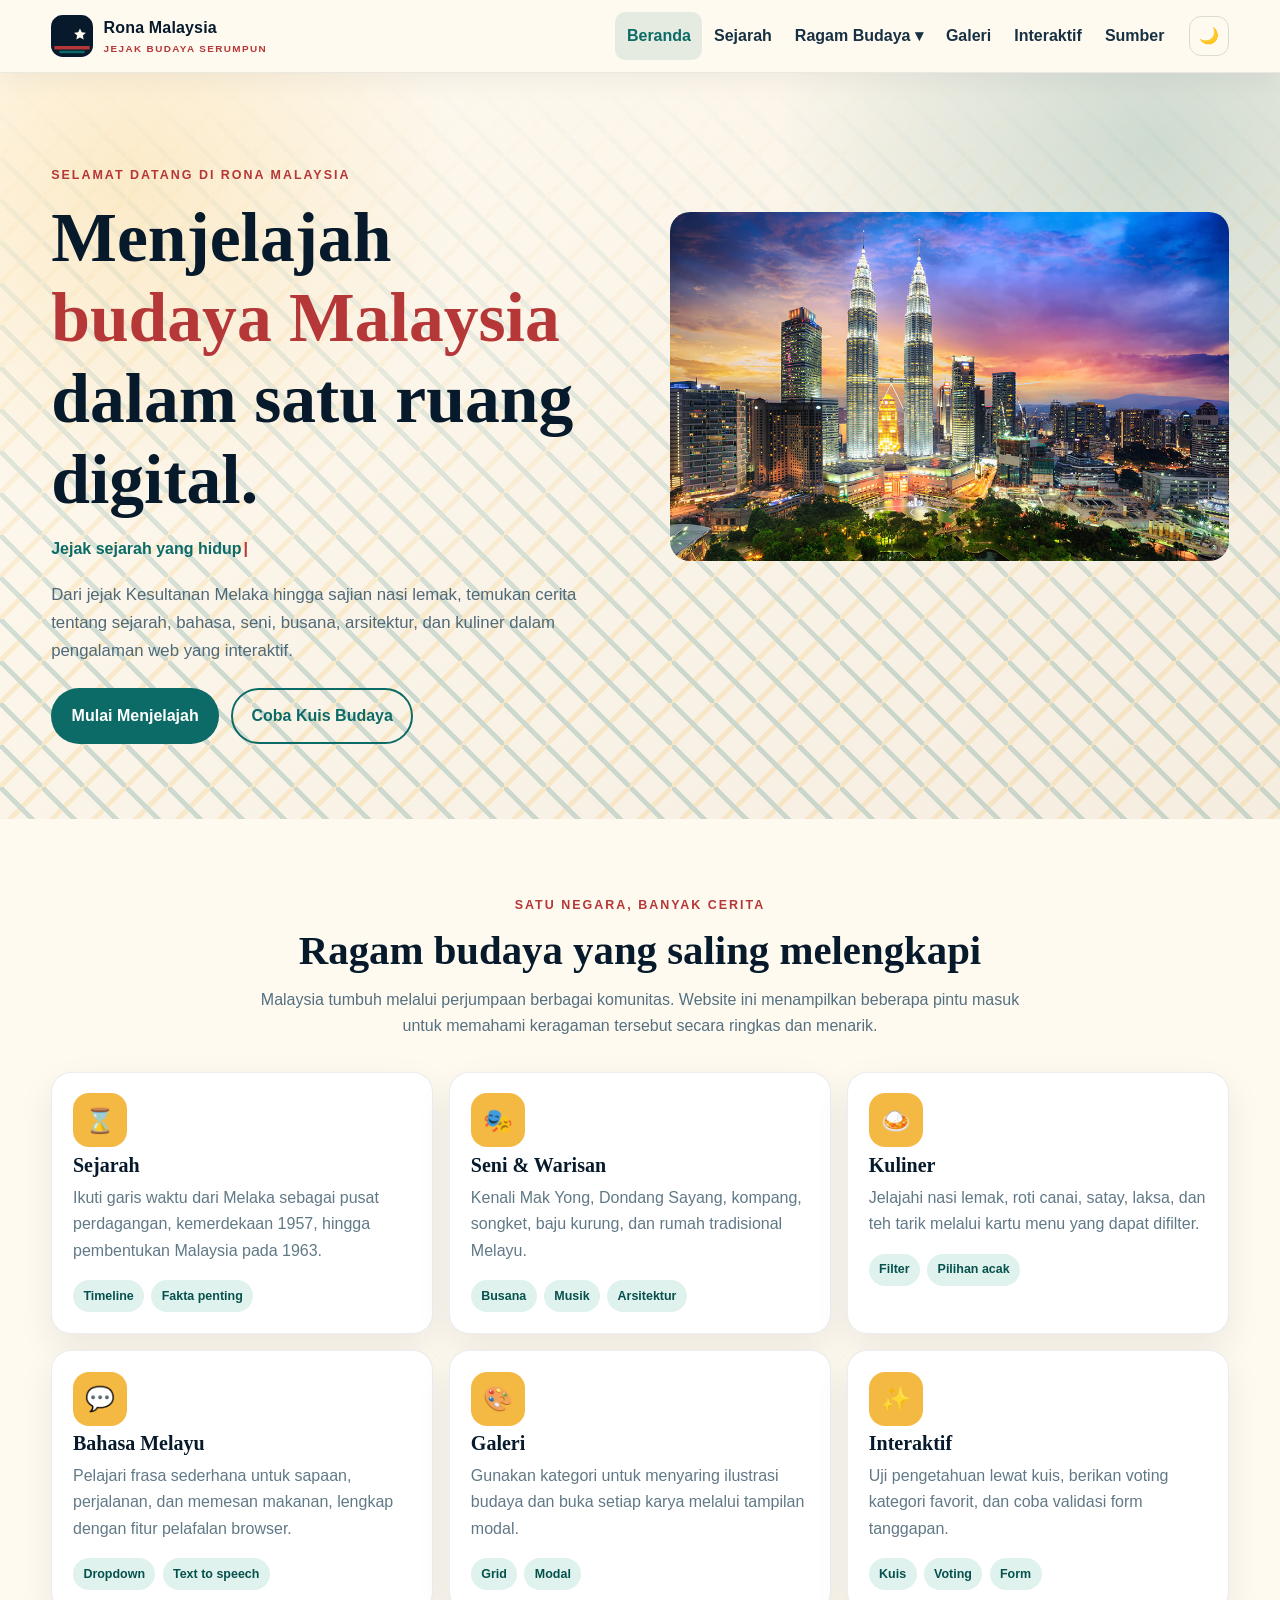
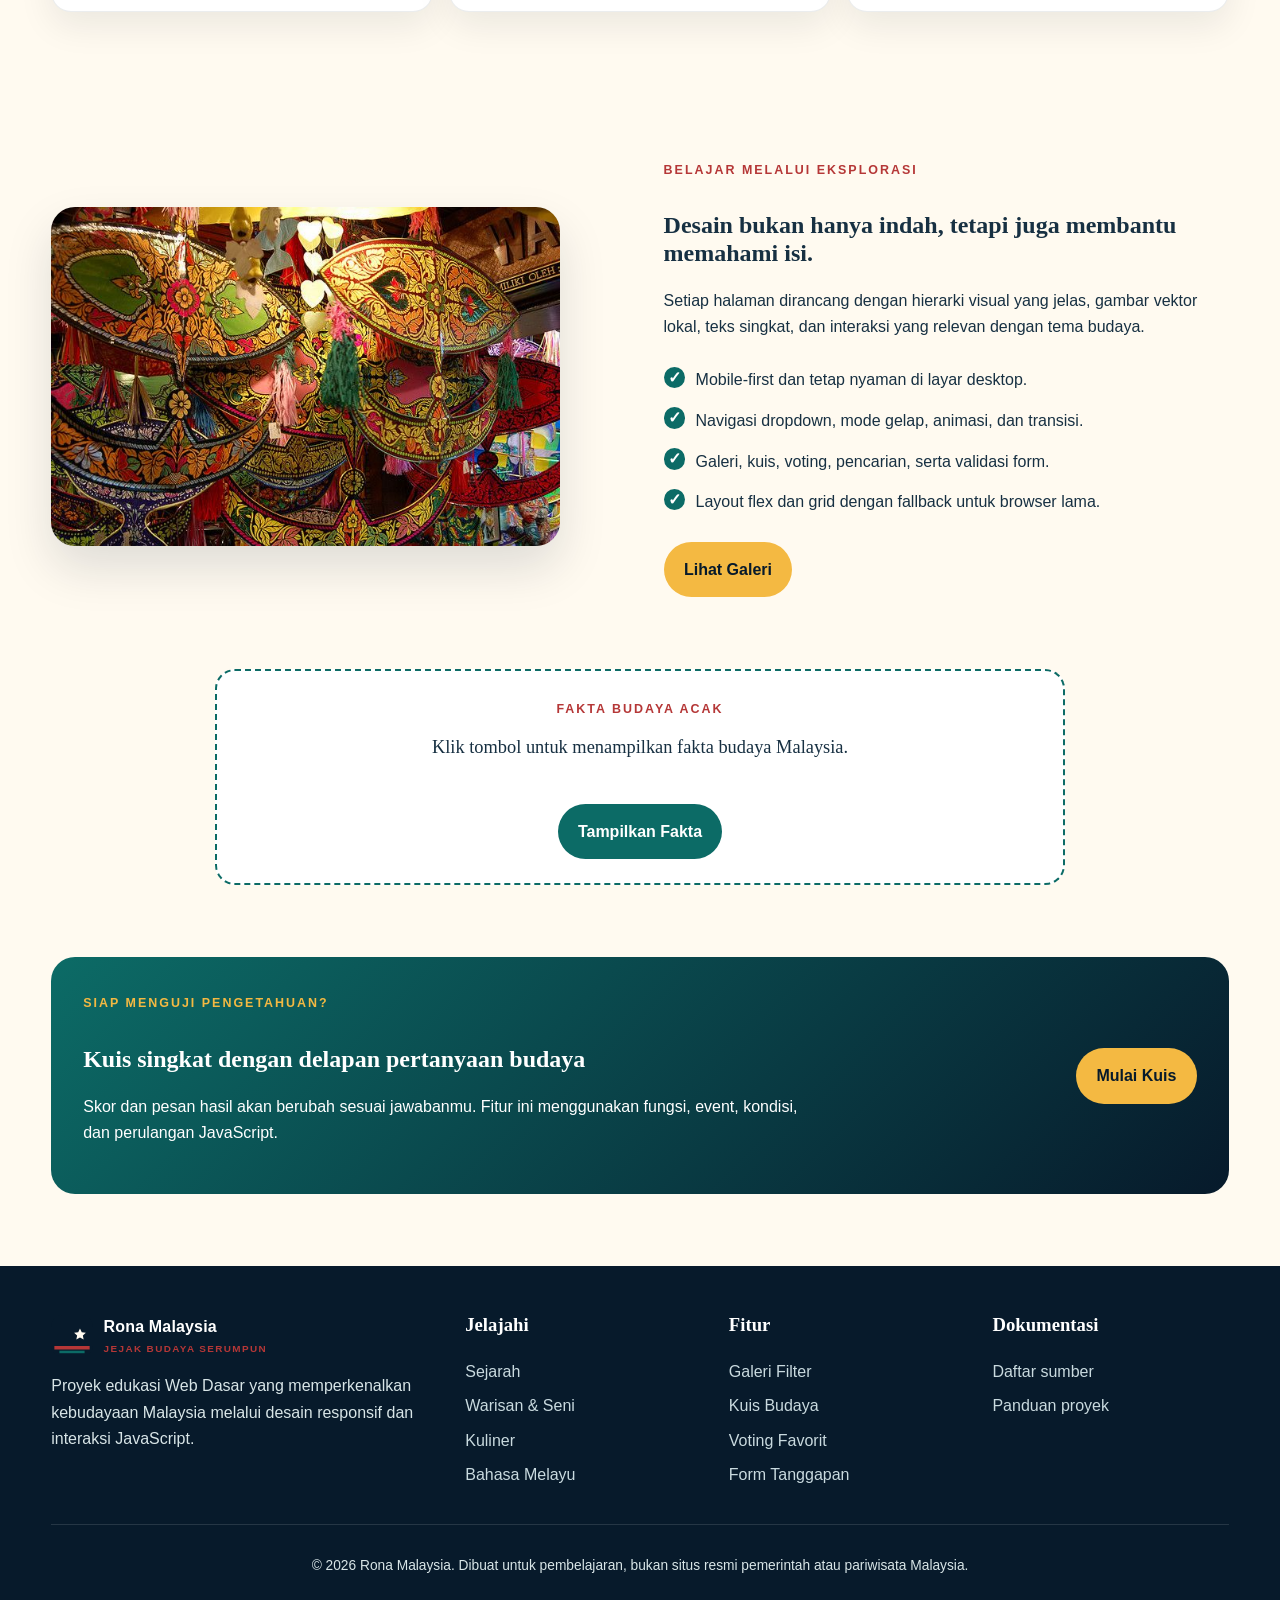
<file: rona-malaysia/index.html>
<!DOCTYPE html>
<html lang="id">
<head>
  <meta charset="UTF-8">
  <meta http-equiv="X-UA-Compatible" content="IE=edge">
  <meta name="viewport" content="width=device-width, initial-scale=1.0">
  <meta name="description" content="Rona Malaysia - website edukatif interaktif tentang sejarah, bahasa, kuliner, seni, dan warisan budaya Malaysia.">
  <meta name="theme-color" content="#071a2b">
  <title>Beranda | Rona Malaysia</title>
  <link rel="icon" href="assets/img/logo-mark.svg" type="image/svg+xml">
  <link rel="stylesheet" href="assets/css/style.css">
</head>
<body>
  <a class="skip-link" href="#mainContent">Lewati ke konten utama</a>
  <header class="site-header">
    <div class="container nav-wrap">
      <a class="brand" href="index.html" aria-label="Rona Malaysia - Beranda">
        <img src="assets/img/logo-mark.svg" alt="Logo Rona Malaysia">
        <span>Rona Malaysia<small>Jejak budaya serumpun</small></span>
      </a>

      <div class="nav-actions">
        <button class="icon-button" id="themeToggle" type="button" aria-label="Aktifkan mode gelap">🌙</button>
      </div>

      <button class="nav-toggle" id="navToggle" type="button" aria-label="Buka navigasi" aria-controls="mainNav" aria-expanded="false">☰</button>

      <nav class="main-nav" id="mainNav" aria-label="Navigasi utama">
        <ul>
          <li><a href="index.html" class="active" aria-current="page">Beranda</a></li>
          <li><a href="sejarah.html">Sejarah</a></li>
          <li class="dropdown">
            <button class="dropdown-toggle" type="button" aria-expanded="false">Ragam Budaya ▾</button>
            <ul class="dropdown-menu">
              <li><a href="warisan.html">Warisan &amp; Seni</a></li>
              <li><a href="kuliner.html">Kuliner</a></li>
              <li><a href="bahasa.html">Bahasa Melayu</a></li>
            </ul>
          </li>
          <li><a href="galeri.html">Galeri</a></li>
          <li><a href="interaktif.html">Interaktif</a></li>
          <li><a href="sumber.html">Sumber</a></li>
        </ul>
      </nav>
    </div>
  </header>

  <main id="mainContent">
    <section class="hero">
      <div class="container hero-grid">
        <div class="hero-copy">
          <span class="eyebrow">Selamat datang di Rona Malaysia</span>
          <h1>Menjelajah <span class="accent">budaya Malaysia</span> dalam satu ruang digital.</h1>
          <div class="type-line"><span id="typeText"></span><span class="type-cursor">|</span></div>
          <p>Dari jejak Kesultanan Melaka hingga sajian nasi lemak, temukan cerita tentang sejarah, bahasa, seni, busana, arsitektur, dan kuliner dalam pengalaman web yang interaktif.</p>
          <div class="btn-row">
            <a class="btn btn-primary" href="warisan.html">Mulai Menjelajah</a>
            <a class="btn btn-outline" href="interaktif.html#kuis">Coba Kuis Budaya</a>
          </div>
        </div>
        <div class="hero-art">
          <img src="assets/img/AboutMalaysia.jpg" width="100%" height="auto" style="border-radius: 20px;" alt="Malay">
          <br><br><br><br><br>
        </div>
      </div>
    </section>

    <section class="section">
      <div class="container">
        <div class="section-title reveal">
          <span class="eyebrow">Satu negara, banyak cerita</span>
          <h2>Ragam budaya yang saling melengkapi</h2>
          <p>Malaysia tumbuh melalui perjumpaan berbagai komunitas. Website ini menampilkan beberapa pintu masuk untuk memahami keragaman tersebut secara ringkas dan menarik.</p>
        </div>
        <div class="feature-grid">
          <article class="card reveal">
            <div class="card-icon" aria-hidden="true">⌛</div>
            <h3 class="index-dark">Sejarah</h3>
            <p>Ikuti garis waktu dari Melaka sebagai pusat perdagangan, kemerdekaan 1957, hingga pembentukan Malaysia pada 1963.</p>
            <ul class="tag-list"><li>Timeline</li><li>Fakta penting</li></ul>
          </article>
          <article class="card reveal">
            <div class="card-icon" aria-hidden="true">🎭</div>
            <h3 class="index-dark">Seni &amp; Warisan</h3>
            <p>Kenali Mak Yong, Dondang Sayang, kompang, songket, baju kurung, dan rumah tradisional Melayu.</p>
            <ul class="tag-list"><li>Busana</li><li>Musik</li><li>Arsitektur</li></ul>
          </article>
          <article class="card reveal">
            <div class="card-icon" aria-hidden="true">🍛</div>
            <h3 class="index-dark">Kuliner</h3>
            <p>Jelajahi nasi lemak, roti canai, satay, laksa, dan teh tarik melalui kartu menu yang dapat difilter.</p>
            <ul class="tag-list"><li>Filter</li><li>Pilihan acak</li></ul>
          </article>
          <article class="card reveal">
            <div class="card-icon" aria-hidden="true">💬</div>
            <h3 class="index-dark">Bahasa Melayu</h3>
            <p>Pelajari frasa sederhana untuk sapaan, perjalanan, dan memesan makanan, lengkap dengan fitur pelafalan browser.</p>
            <ul class="tag-list"><li>Dropdown</li><li>Text to speech</li></ul>
          </article>
          <article class="card reveal">
            <div class="card-icon" aria-hidden="true">🎨</div>
            <h3 class="index-dark">Galeri</h3>
            <p>Gunakan kategori untuk menyaring ilustrasi budaya dan buka setiap karya melalui tampilan modal.</p>
            <ul class="tag-list"><li>Grid</li><li>Modal</li></ul>
          </article>
          <article class="card reveal">
            <div class="card-icon" aria-hidden="true">✨</div>
            <h3 class="index-dark">Interaktif</h3>
            <p>Uji pengetahuan lewat kuis, berikan voting kategori favorit, dan coba validasi form tanggapan.</p>
            <ul class="tag-list"><li>Kuis</li><li>Voting</li><li>Form</li></ul>
          </article>
        </div>
      </div>
    </section>

    <section class="section">
      <div class="container split">
        <div class="split-media reveal">
          <img src="assets/img/WauBulan.jpg" width="90%" alt="Wau Bulan">
        </div>
        <div class="split-copy reveal">
          <span class="eyebrow">Belajar melalui eksplorasi</span>
          <h2>Desain bukan hanya indah, tetapi juga membantu memahami isi.</h2>
          <p>Setiap halaman dirancang dengan hierarki visual yang jelas, gambar vektor lokal, teks singkat, dan interaksi yang relevan dengan tema budaya.</p>
          <ul class="check-list">
            <li>Mobile-first dan tetap nyaman di layar desktop.</li>
            <li>Navigasi dropdown, mode gelap, animasi, dan transisi.</li>
            <li>Galeri, kuis, voting, pencarian, serta validasi form.</li>
            <li>Layout flex dan grid dengan fallback untuk browser lama.</li>
          </ul>
          <a class="btn btn-secondary" href="galeri.html">Lihat Galeri</a>
        </div>
      </div>
    </section>

    <section class="section-sm">
      <div class="container">
        <div class="fact-box reveal">
          <span class="eyebrow">Fakta budaya acak</span>
          <p class="fact-text" id="randomFactText">Klik tombol untuk menampilkan fakta budaya Malaysia.</p>
          <button class="btn btn-primary" id="randomFactButton" type="button">Tampilkan Fakta</button>
        </div>
      </div>
    </section>

    <section class="section">
      <div class="container">
        <div class="feature-strip reveal">
          <div class="feature-strip-inner">
            <div>
              <span class="eyebrow" style="color:#f4b942">Siap menguji pengetahuan?</span>
              <h2>Kuis singkat dengan delapan pertanyaan budaya</h2>
              <p>Skor dan pesan hasil akan berubah sesuai jawabanmu. Fitur ini menggunakan fungsi, event, kondisi, dan perulangan JavaScript.</p>
            </div>
            <a class="btn btn-secondary" href="interaktif.html#kuis">Mulai Kuis</a>
          </div>
        </div>
      </div>
    </section>
  </main>

  <footer class="site-footer">
    <div class="container">
      <div class="footer-grid">
        <div class="footer-brand">
          <a class="brand" href="index.html">
            <img src="assets/img/logo-mark.svg" alt="Logo Rona Malaysia">
            <span>Rona Malaysia<small>Jejak budaya serumpun</small></span>
          </a>
          <p>Proyek edukasi Web Dasar yang memperkenalkan kebudayaan Malaysia melalui desain responsif dan interaksi JavaScript.</p>
        </div>
        <div>
          <h3>Jelajahi</h3>
          <ul class="footer-links">
            <li><a href="sejarah.html">Sejarah</a></li>
            <li><a href="warisan.html">Warisan &amp; Seni</a></li>
            <li><a href="kuliner.html">Kuliner</a></li>
            <li><a href="bahasa.html">Bahasa Melayu</a></li>
          </ul>
        </div>
        <div>
          <h3>Fitur</h3>
          <ul class="footer-links">
            <li><a href="galeri.html">Galeri Filter</a></li>
            <li><a href="interaktif.html#kuis">Kuis Budaya</a></li>
            <li><a href="interaktif.html#voting">Voting Favorit</a></li>
            <li><a href="interaktif.html#feedback">Form Tanggapan</a></li>
          </ul>
        </div>
        <div>
          <h3>Dokumentasi</h3>
          <ul class="footer-links">
            <li><a href="sumber.html">Daftar sumber</a></li>
            <li><a href="README.md">Panduan proyek</a></li>
          </ul>
        </div>
      </div>
      <div class="footer-bottom">
        <p>&copy; <span class="current-year">2026</span> Rona Malaysia. Dibuat untuk pembelajaran, bukan situs resmi pemerintah atau pariwisata Malaysia.</p>
      </div>
    </div>
  </footer>
  <button class="back-to-top" id="backToTop" type="button" aria-label="Kembali ke atas">↑</button>
  <script src="assets/js/data.js"></script>
  <script src="assets/js/app.js"></script>
</body>
</html>
</file>
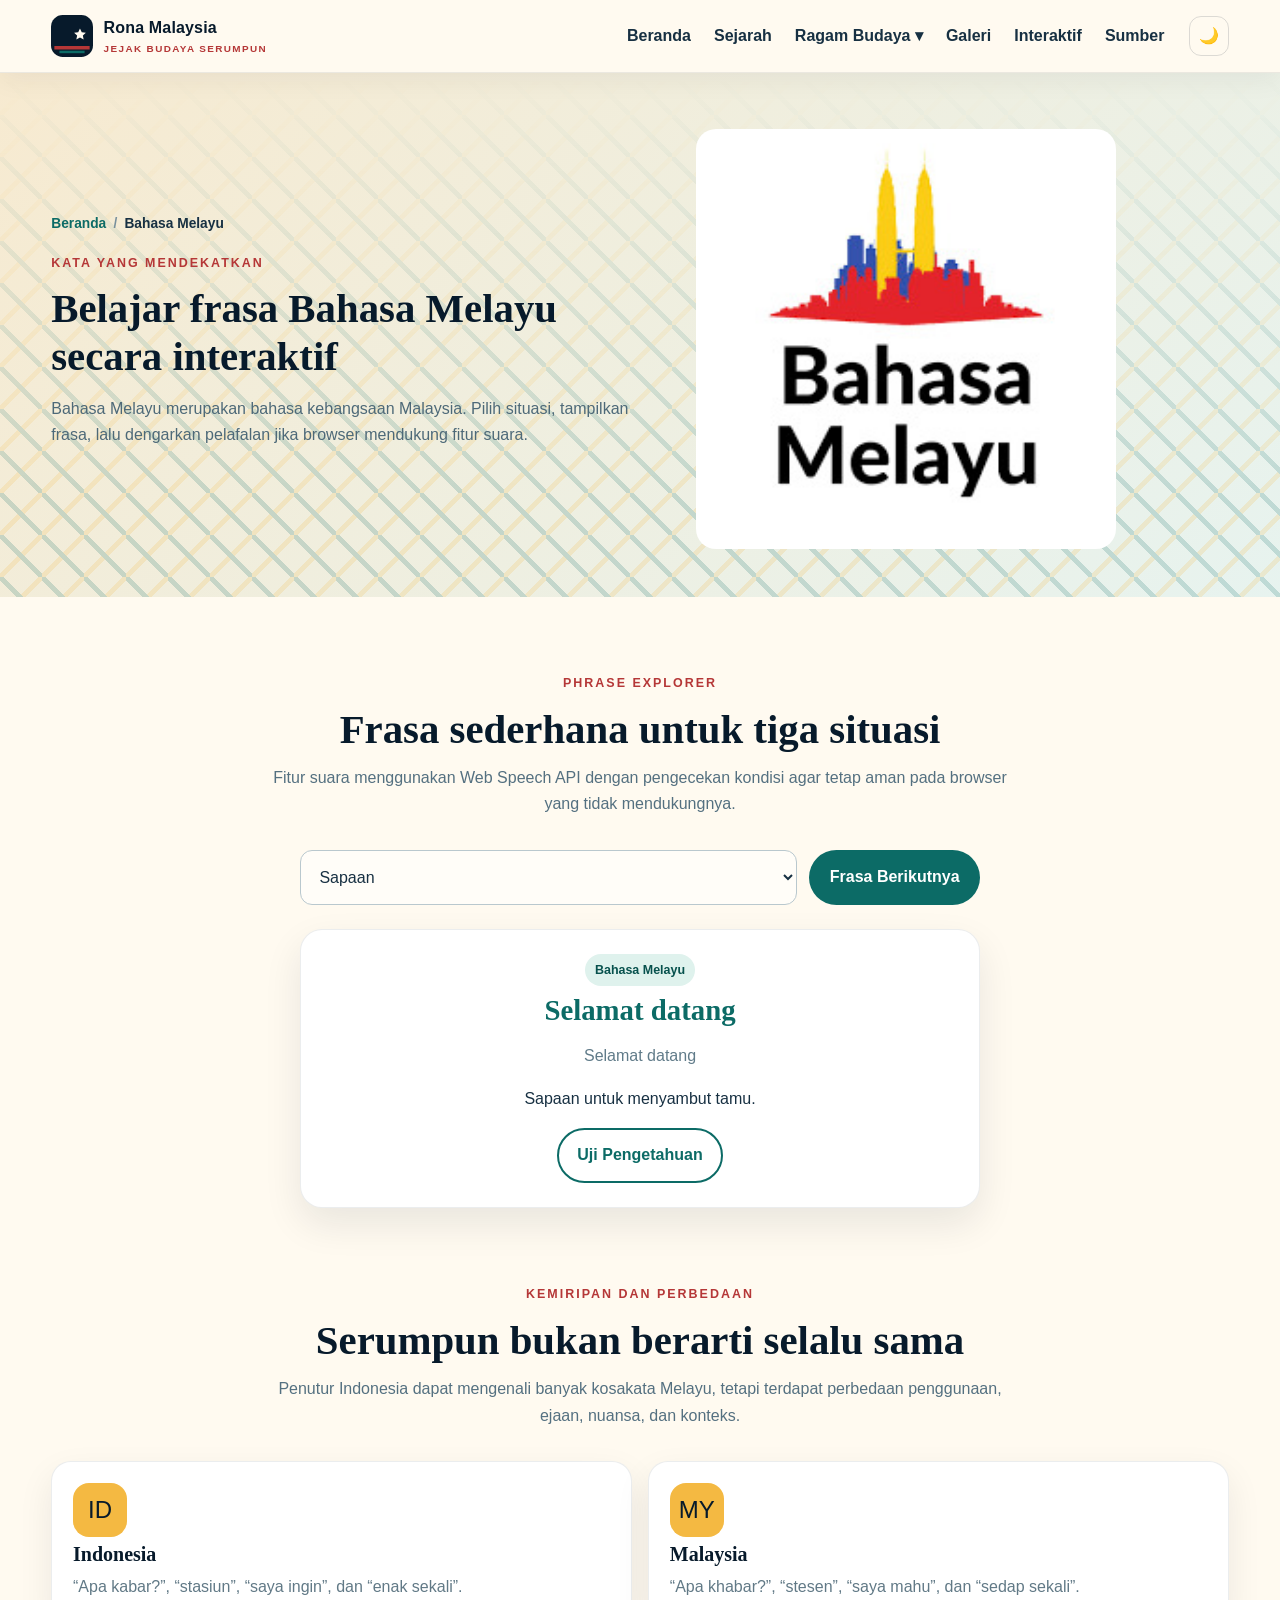
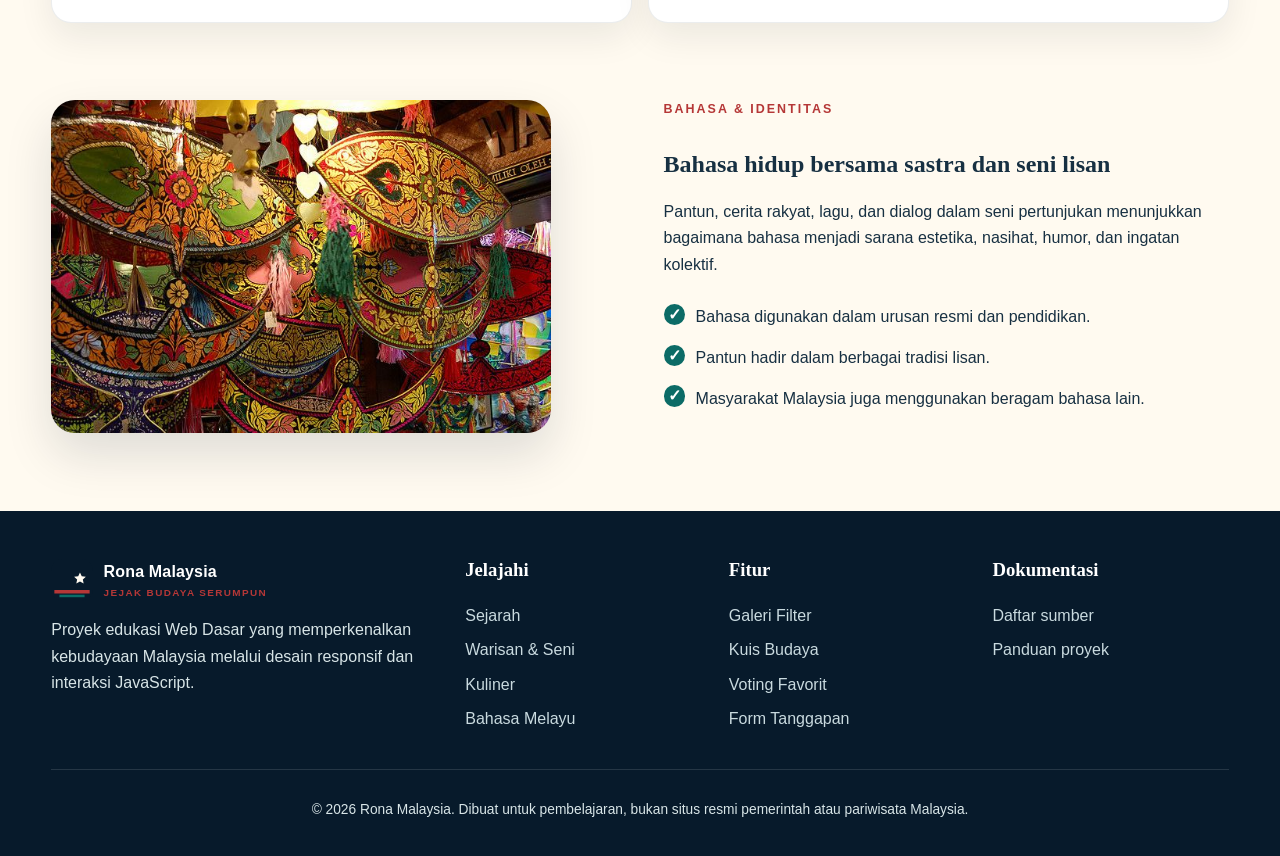
<file: rona-malaysia/bahasa.html>
<!DOCTYPE html>
<html lang="id">
<head>
  <meta charset="UTF-8">
  <meta http-equiv="X-UA-Compatible" content="IE=edge">
  <meta name="viewport" content="width=device-width, initial-scale=1.0">
  <meta name="description" content="Rona Malaysia - website edukatif interaktif tentang sejarah, bahasa, kuliner, seni, dan warisan budaya Malaysia.">
  <meta name="theme-color" content="#071a2b">
  <title>Bahasa Melayu | Rona Malaysia</title>
  <link rel="icon" href="assets/img/logo-mark.svg" type="image/svg+xml">
  <link rel="stylesheet" href="assets/css/style.css">
</head>
<body>
  <a class="skip-link" href="#mainContent">Lewati ke konten utama</a>
  <header class="site-header">
    <div class="container nav-wrap">
      <a class="brand" href="index.html" aria-label="Rona Malaysia - Beranda">
        <img src="assets/img/logo-mark.svg" alt="Logo Rona Malaysia">
        <span>Rona Malaysia<small>Jejak budaya serumpun</small></span>
      </a>

      <div class="nav-actions">
        <button class="icon-button" id="themeToggle" type="button" aria-label="Aktifkan mode gelap">☾</button>
      </div>

      <button class="nav-toggle" id="navToggle" type="button" aria-label="Buka navigasi" aria-controls="mainNav" aria-expanded="false">☰</button>

      <nav class="main-nav" id="mainNav" aria-label="Navigasi utama">
        <ul>
          <li><a href="index.html">Beranda</a></li>
          <li><a href="sejarah.html">Sejarah</a></li>
          <li class="dropdown">
            <button class="dropdown-toggle" type="button" aria-expanded="false">Ragam Budaya ▾</button>
            <ul class="dropdown-menu">
              <li><a href="warisan.html">Warisan &amp; Seni</a></li>
              <li><a href="kuliner.html">Kuliner</a></li>
              <li><a href="bahasa.html" class="active" aria-current="page">Bahasa Melayu</a></li>
            </ul>
          </li>
          <li><a href="galeri.html">Galeri</a></li>
          <li><a href="interaktif.html">Interaktif</a></li>
          <li><a href="sumber.html">Sumber</a></li>
        </ul>
      </nav>
    </div>
  </header>

  <main id="mainContent">
    <section class="page-hero">
      <div class="container page-hero-grid">
        <div class="page-hero-copy">
          <nav class="breadcrumb" aria-label="Breadcrumb"><a href="index.html">Beranda</a><span>/</span><strong>Bahasa Melayu</strong></nav>
          <span class="eyebrow">Kata yang mendekatkan</span>
          <h1>Belajar frasa Bahasa Melayu secara interaktif</h1>
          <p>Bahasa Melayu merupakan bahasa kebangsaan Malaysia. Pilih situasi, tampilkan frasa, lalu dengarkan pelafalan jika browser mendukung fitur suara.</p>
        </div>
        <img src="assets/img/BahasaMelayu.jpg" width="650px" height="auto" style="border-radius: 20px;" alt="Bahasa Melayu">
      </div>
    </section>

    <section class="section">
      <div class="container">
        <div class="section-title reveal">
          <span class="eyebrow">Phrase explorer</span>
          <h2>Frasa sederhana untuk tiga situasi</h2>
          <p>Fitur suara menggunakan Web Speech API dengan pengecekan kondisi agar tetap aman pada browser yang tidak mendukungnya.</p>
        </div>
        <div class="phrase-toolbar reveal">
          <label class="sr-only" for="phraseCategory">Pilih kategori frasa</label>
          <select id="phraseCategory">
            <option value="sapaan">Sapaan</option>
            <option value="perjalanan">Perjalanan</option>
            <option value="makanan">Makanan</option>
          </select>
          <button class="btn btn-primary" id="nextPhrase" type="button">Frasa Berikutnya</button>
        </div>
        <article class="phrase-card reveal" aria-live="polite">
          <span class="tag">Bahasa Melayu</span>
          <h2 class="phrase-main" id="phraseMain">Selamat datang</h2>
          <p class="phrase-meaning" id="phraseMeaning">Selamat datang</p>
          <p id="phraseNote">Sapaan untuk menyambut tamu.</p>
          <div class="phrase-actions">
            <a class="btn btn-outline" href="interaktif.html#kuis">Uji Pengetahuan</a>
          </div>
        </article>
      </div>
    </section>

    <section class="section-sm">
      <div class="container">
        <div class="section-title reveal">
          <span class="eyebrow">Kemiripan dan perbedaan</span>
          <h2>Serumpun bukan berarti selalu sama</h2>
          <p>Penutur Indonesia dapat mengenali banyak kosakata Melayu, tetapi terdapat perbedaan penggunaan, ejaan, nuansa, dan konteks.</p>
        </div>
        <div class="quote-grid">
          <article class="card reveal"><div class="card-icon">ID</div><h3 class="index-dark">Indonesia</h3><p>“Apa kabar?”, “stasiun”, “saya ingin”, dan “enak sekali”.</p></article>
          <article class="card reveal"><div class="card-icon">MY</div><h3  class="index-dark">Malaysia</h3><p>“Apa khabar?”, “stesen”, “saya mahu”, dan “sedap sekali”.</p></article>
        </div>
      </div>
    </section>

    <section class="section">
      <div class="container split">
        <div class="split-media reveal"><img src="assets/img/WauBulan.jpg" width="500px"></div>
        <div class="split-copy reveal">
          <span class="eyebrow">Bahasa &amp; identitas</span>
          <h2>Bahasa hidup bersama sastra dan seni lisan</h2>
          <p>Pantun, cerita rakyat, lagu, dan dialog dalam seni pertunjukan menunjukkan bagaimana bahasa menjadi sarana estetika, nasihat, humor, dan ingatan kolektif.</p>
          <ul class="check-list">
            <li>Bahasa digunakan dalam urusan resmi dan pendidikan.</li>
            <li>Pantun hadir dalam berbagai tradisi lisan.</li>
            <li>Masyarakat Malaysia juga menggunakan beragam bahasa lain.</li>
          </ul>
        </div>
      </div>
    </section>
  </main>

  <footer class="site-footer">
    <div class="container">
      <div class="footer-grid">
        <div class="footer-brand">
          <a class="brand" href="index.html">
            <img src="assets/img/logo-mark.svg" alt="Logo Rona Malaysia">
            <span>Rona Malaysia<small>Jejak budaya serumpun</small></span>
          </a>
          <p>Proyek edukasi Web Dasar yang memperkenalkan kebudayaan Malaysia melalui desain responsif dan interaksi JavaScript.</p>
        </div>
        <div>
          <h3>Jelajahi</h3>
          <ul class="footer-links">
            <li><a href="sejarah.html">Sejarah</a></li>
            <li><a href="warisan.html">Warisan &amp; Seni</a></li>
            <li><a href="kuliner.html">Kuliner</a></li>
            <li><a href="bahasa.html">Bahasa Melayu</a></li>
          </ul>
        </div>
        <div>
          <h3>Fitur</h3>
          <ul class="footer-links">
            <li><a href="galeri.html">Galeri Filter</a></li>
            <li><a href="interaktif.html#kuis">Kuis Budaya</a></li>
            <li><a href="interaktif.html#voting">Voting Favorit</a></li>
            <li><a href="interaktif.html#feedback">Form Tanggapan</a></li>
          </ul>
        </div>
        <div>
          <h3>Dokumentasi</h3>
          <ul class="footer-links">
            <li><a href="sumber.html">Daftar sumber</a></li>
            <li><a href="README.md">Panduan proyek</a></li>
          </ul>
        </div>
      </div>
      <div class="footer-bottom">
        <p>&copy; <span class="current-year">2026</span> Rona Malaysia. Dibuat untuk pembelajaran, bukan situs resmi pemerintah atau pariwisata Malaysia.</p>
      </div>
    </div>
  </footer>
  <button class="back-to-top" id="backToTop" type="button" aria-label="Kembali ke atas">↑</button>
  <script src="assets/js/data.js"></script>
  <script src="assets/js/app.js"></script>
</body>
</html>
</file>
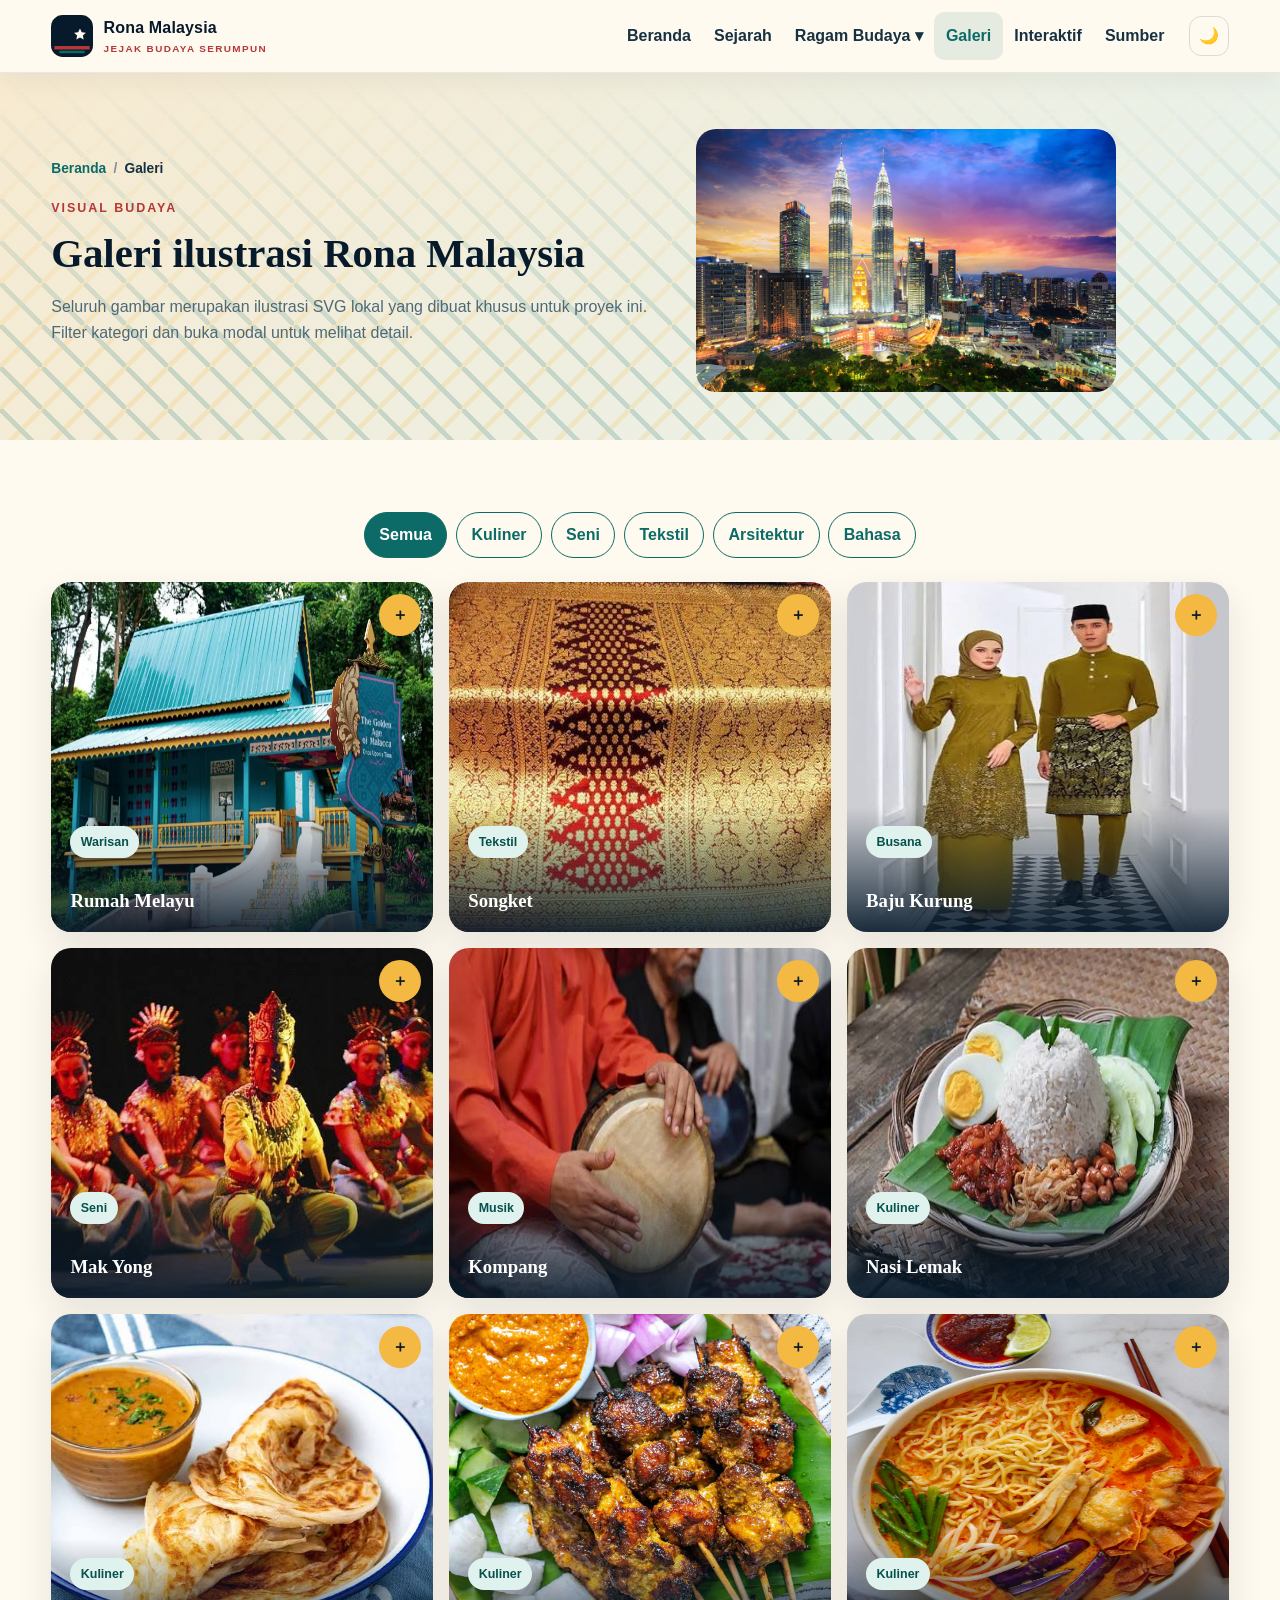
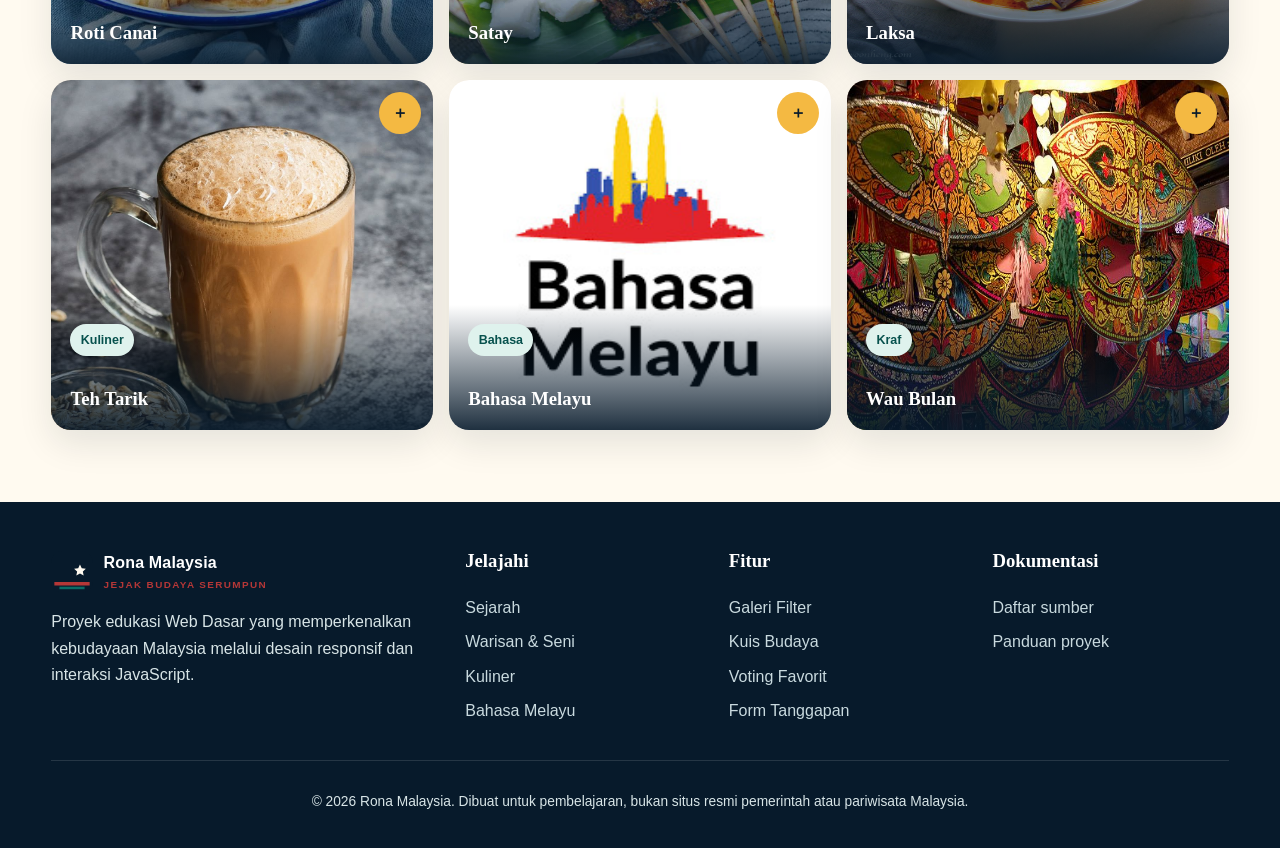
<file: rona-malaysia/galeri.html>
<!DOCTYPE html>
<html lang="id">

<head>
  <meta charset="UTF-8">
  <meta http-equiv="X-UA-Compatible" content="IE=edge">
  <meta name="viewport" content="width=device-width, initial-scale=1.0">
  <meta name="description"
    content="Rona Malaysia - website edukatif interaktif tentang sejarah, bahasa, kuliner, seni, dan warisan budaya Malaysia.">
  <meta name="theme-color" content="#071a2b">
  <title>Galeri | Rona Malaysia</title>
  <link rel="icon" href="assets/img/logo-mark.svg" type="image/svg+xml">
  <link rel="stylesheet" href="assets/css/style.css">
</head>

<body>
  <a class="skip-link" href="#mainContent">Lewati ke konten utama</a>
  <header class="site-header">
    <div class="container nav-wrap">
      <a class="brand" href="index.html" aria-label="Rona Malaysia - Beranda">
        <img src="assets/img/logo-mark.svg" alt="Logo Rona Malaysia">
        <span>Rona Malaysia<small>Jejak budaya serumpun</small></span>
      </a>

      <div class="nav-actions">
        <button class="icon-button" id="themeToggle" type="button" aria-label="Aktifkan mode gelap">☾</button>
      </div>

      <button class="nav-toggle" id="navToggle" type="button" aria-label="Buka navigasi" aria-controls="mainNav"
        aria-expanded="false">☰</button>

      <nav class="main-nav" id="mainNav" aria-label="Navigasi utama">
        <ul>
          <li><a href="index.html">Beranda</a></li>
          <li><a href="sejarah.html">Sejarah</a></li>
          <li class="dropdown">
            <button class="dropdown-toggle" type="button" aria-expanded="false">Ragam Budaya ▾</button>
            <ul class="dropdown-menu">
              <li><a href="warisan.html">Warisan &amp; Seni</a></li>
              <li><a href="kuliner.html">Kuliner</a></li>
              <li><a href="bahasa.html">Bahasa Melayu</a></li>
            </ul>
          </li>
          <li><a href="galeri.html" class="active" aria-current="page">Galeri</a></li>
          <li><a href="interaktif.html">Interaktif</a></li>
          <li><a href="sumber.html">Sumber</a></li>
        </ul>
      </nav>
    </div>
  </header>

  <main id="mainContent">
    <section class="page-hero">
      <div class="container page-hero-grid">
        <div class="page-hero-copy">
          <nav class="breadcrumb" aria-label="Breadcrumb"><a
              href="index.html">Beranda</a><span>/</span><strong>Galeri</strong></nav>
          <span class="eyebrow">Visual budaya</span>
          <h1>Galeri ilustrasi Rona Malaysia</h1>
          <p>Seluruh gambar merupakan ilustrasi SVG lokal yang dibuat khusus untuk proyek ini. Filter kategori dan buka
            modal untuk melihat detail.</p>
        </div>
        <img src="assets/img/AboutMalaysia.jpg" width="650px" height="auto" style="border-radius: 20px;" alt="Wau Bulan">
      </div>
    </section>
 
    <section class="section">
      <div class="container">
        <div class="filter-bar reveal" aria-label="Filter galeri">
          <button class="filter-btn active" type="button" data-target="galleryGrid" data-filter="all">Semua</button>
          <button class="filter-btn" type="button" data-target="galleryGrid" data-filter="kuliner">Kuliner</button>
          <button class="filter-btn" type="button" data-target="galleryGrid" data-filter="seni">Seni</button>
          <button class="filter-btn" type="button" data-target="galleryGrid" data-filter="tekstil">Tekstil</button>
          <button class="filter-btn" type="button" data-target="galleryGrid" data-filter="warisan">Arsitektur</button>
          <button class="filter-btn" type="button" data-target="galleryGrid" data-filter="bahasa">Bahasa</button>
        </div>
        <div class="gallery-grid" id="galleryGrid">
          <article class="gallery-item reveal" data-category="warisan">
            <img src="assets/img/RumahMalay.jpg" height="350px" alt="Rumah Melayu">
            <button class="gallery-open" type="button" aria-label="Buka detail Rumah Melayu" data-title="Rumah Melayu"
              data-image="assets/img/RumahMalay.jpg"
              data-description="Nama Utama: Rumah Melayu (dengan variasi regional seperti Rumah Melaka, Rumah Perlis, Rumah Negeri Sembilan), Rumah Panjang (Sarawak), dan Rumah Tinggi (Melanau).<br>
              Material Dominan: Kayu keras tropis (Cengal, Meranti, Jati), bambu, rotan, serta atap dari daun rumbia, nipah, atau ijuk.<br>
              Ciri Khas Arsitektur: Struktur panggung (stilt house) kolosal, sistem sambungan tanggam dan puting (tanpa paku), serta penggunaan panel dekoratif berukir untuk ventilasi.<br>
              Nilai Filosofis Utama: Manifestasi hubungan manusia dengan pencipta, alam, dan sesama (Adat Sejati), serta privasi berbasis gender dan hierarki sosial.<br>
              Fungsi Utama: Hunian adaptif terhadap banjir dan satwa liar, pusat interaksi komunal, serta simbol identitas etnis di Semenanjung dan Borneo.">＋</button>
            <div class="gallery-overlay"><span class="tag">Warisan</span>
              <h3>Rumah Melayu</h3>
            </div>
          </article>
          <article class="gallery-item reveal" data-category="tekstil">
            <img src="assets/img/SongketMlay.jpeg" height="350px" alt="Songket">
            <button class="gallery-open" type="button" aria-label="Buka detail Songket" data-title="Songket"
              data-image="assets/img/SongketMlay.jpeg"
              data-description="Pusat Perkembangan: Industri ini berpusat di Pantai Timur Semenanjung Malaysia, khususnya di negeri Terengganu dan Kelantan.<br>
              Teknik Pembuatan: Berasal dari kata menyungkit, yaitu teknik menyisipkan benang pakan (emas/perak) ke benang dasar. Penenun tradisional yang mahir mengerjakannya murni dari ingatan dan imajinasi, tanpa menggunakan sketsa.<br>
              Motif & Filosofi: Mengutamakan unsur flora dan geometri karena pengaruh nilai-nilai Islam. Motif yang paling ikonik adalah Pucuk Rebung (melambangkan ketauhidan dan pentingnya pendidikan sejak dini) serta Tampuk Manggis (menyimbolkan kebaikan dari dalam hati).<br>
              Penggunaan: Jika dahulu dibuat eksklusif hanya untuk keluarga kerajaan dan bangsawan, kini songket umum digunakan sebagai pakaian pengantin adat Melayu dan sebagai sampin (kain lilitan pinggang) untuk melengkapi Baju Melayu pada acara resmi atau perayaan hari raya.">＋</button>
            <div class="gallery-overlay"><span class="tag">Tekstil</span>
              <h3>Songket</h3>
            </div>
          </article>
          <article class="gallery-item reveal" data-category="busana">
            <img src="assets/img/BajuKrung.jpeg" height="350px" alt="Baju Kurung">
            <button class="gallery-open" type="button" aria-label="Buka detail Baju Kurung" data-title="Baju Kurung"
              data-image="assets/img/BajuKrung.jpeg"
              data-description="Baju Kurung adalah busana tradisional perempuan Melayu yang melambangkan keanggunan dan kesopanan.<br>
              Secara historis, potongan modern Baju Kurung dikembangkan di Kesultanan Johor pada abad ke-19.<br>
              Busana ini terdiri dari blus panjang berlengan panjang yang tidak menonjolkan lekuk tubuh, dipadukan dengan rok (kain sarung) berlipat.<br>
              Kepraktisan dan nilai estetikanya membuat Baju Kurung tetap relevan hingga hari ini, digunakan sebagai pakaian sehari-hari, seragam sekolah dan kerja, hingga busana mewah berbalut sutera saat perayaan Idul Fitri.">＋</button>
            <div class="gallery-overlay"><span class="tag">Busana</span>
              <h3>Baju Kurung</h3>
            </div>
          </article>
          <article class="gallery-item reveal" data-category="seni">
            <img src="assets/img/MakYong.jpeg" height="350px" alt="Mak Yong">
            <button class="gallery-open" type="button" aria-label="Buka detail Mak Yong" data-title="Mak Yong"
              data-image="assets/img/MakYong.jpeg"
              data-description="Mak Yong merupakan seni teater tradisional dan ritual penyembuhan kuno yang berkembang pesat di negeri Kelantan.<br>
              Pertunjukan ini adalah perpaduan kompleks antara tarian ritmis, nyanyian, drama komedi, dan musik ansambel (didominasi rebab, gendang, dan tetawak).Cerita yang dibawakan biasanya berakar dari mitos kerajaan, roh alam, dan legenda masa lalu.<br>
              Karena keunikan dan kedalaman nilai budayanya, Mak Yong telah dinobatkan oleh UNESCO sebagai Karya Agung Warisan Budaya Lisan dan Nonbendawi Manusia.">＋</button>
            <div class="gallery-overlay"><span class="tag">Seni</span>
              <h3>Mak Yong</h3>
            </div>
          </article>
          <article class="gallery-item reveal" data-category="musik">
            <img src="assets/img/Kompang.jpeg" height="350px" alt="Kompang">
            <button class="gallery-open" type="button" aria-label="Buka detail Kompang" data-title="Kompang"
              data-image="assets/img/Kompang.jpeg"
              data-description="Kompang adalah alat musik perkusi tradisional Melayu sejenis rebana atau gendang pipih yang dimainkan dengan cara dipukul menggunakan tangan.<br>
              Kompang biasanya dimainkan secara berkelompok untuk mengiringi acara perayaan, seperti pernikahan adat atau penyambutan tamu kehormatan.">＋</button>
            <div class="gallery-overlay"><span class="tag">Musik</span>
              <h3>Kompang</h3>
            </div>
          </article>
          <article class="gallery-item reveal" data-category="kuliner">
            <img src="assets/img/NasiLemak.jpeg" height="350px" alt="Nasi Lemak">
            <button class="gallery-open" type="button" aria-label="Buka detail Nasi Lemak" data-title="Nasi Lemak"
              data-image="assets/img/NasiLemak.jpeg"
              data-description="Nasi Lemak adalah hidangan nasional kebanggaan Malaysia berupa nasi harum yang dimasak dengan santan kelapa dan daun pandan.<br>
              Sajian klasiknya selalu didampingi dengan sambal manis-pedas, ikan teri goreng, kacang tanah panggang, irisan mentimun, dan telur rebus.">＋</button>
            <div class="gallery-overlay"><span class="tag">Kuliner</span>
              <h3>Nasi Lemak</h3>
            </div>
          </article>
          <article class="gallery-item reveal" data-category="kuliner">
            <img src="assets/img/RotiCanai.jpeg" height="350px" alt="Roti Canai">
            <button class="gallery-open" type="button" aria-label="Buka detail Roti Canai" data-title="Roti Canai"
              data-image="assets/img/RotiCanai.jpeg"
              data-description="Roti Canai adalah roti pipih berlapis yang merupakan hasil akulturasi budaya India-Muslim (Mamak) di Malaysia.<br>
              Roti ini dibuat dengan teknik putar dan lipat sebelum dipanggang di wajan datar, menghasilkan tekstur renyah di luar dan lembut di dalam.<br>
              Biasanya disantap bersama kuah kari atau dal.">＋</button>
            <div class="gallery-overlay"><span class="tag">Kuliner</span>
              <h3>Roti Canai</h3>
            </div>
          </article>
          <article class="gallery-item reveal" data-category="kuliner">
            <img src="assets/img/SateMlay.jpg" height="350px" alt="Satay">
            <button class="gallery-open" type="button" aria-label="Buka detail Satay" data-title="Satay"
              data-image="assets/img/SateMlay.jpg"
              data-description="Satay atau yang lebih di kenal sebagai sate di indonesia adalah potongan daging (umumnya ayam, sapi, atau kambing) yang ditusuk dengan lidi kelapa lalu dipanggang di atas arang.<br>
              Sate khas Malaysia disajikan bersama bumbu kacang yang manis dan gurih, potongan bawang merah, mentimun, serta ketupat.">＋</button>
            <div class="gallery-overlay"><span class="tag">Kuliner</span>
              <h3>Satay</h3>
            </div>
          </article>
          <article class="gallery-item reveal" data-category="kuliner">
            <img src="assets/img/CurryLaksa.jpg" height="350px" alt="Laksa">
            <button class="gallery-open" type="button" aria-label="Buka detail Laksa" data-title="Laksa"
              data-image="assets/img/CurryLaksa.jpg"
              data-description="laksa adalah hidangan mi berkuah kaya rempah yang memiliki berbagai variasi daerah.<br>
              Dua jenis yang paling terkenal di Malaysia adalah Asam Laksa dari Penang (kuah ikan berbumbu asam jawa yang segar) dan Curry Laksa (kuah kari bersantan yang kental dan gurih).">＋</button>
            <div class="gallery-overlay"><span class="tag">Kuliner</span>
              <h3>Laksa</h3>
            </div>
          </article>
          <article class="gallery-item reveal" data-category="kuliner">
            <img src="assets/img/TehTarik.jpg" height="350px" alt="Teh Tarik">
            <button class="gallery-open" type="button" aria-label="Buka detail Teh Tarik" data-title="Teh Tarik"
              data-image="assets/img/TehTarik.jpg"
              data-description="Teh Tarik adalah minuman teh hitam yang dicampur dengan susu kental manis.<br>
              Dinamakan Teh Tarik karena proses pembuatannya yang unik, yakni dituang (ditarik) berkali-kali dari satu gelas ke gelas lain untuk mendinginkan suhu sekaligus menciptakan buih tebal di permukaannya.">＋</button>
            <div class="gallery-overlay"><span class="tag">Kuliner</span>
              <h3>Teh Tarik</h3>
            </div>
          </article>
          <article class="gallery-item reveal" data-category="bahasa">
            <img src="assets/img/BahasaMelayu.jpg" height="350px" alt="Bahasa Melayu">
            <button class="gallery-open" type="button" aria-label="Buka detail Bahasa Melayu" data-title="Bahasa Melayu"
              data-image="assets/img/BahasaMelayu.jpg"
              data-description="Bahasa Austronesia yang menjadi bahasa resmi dan bahasa nasional (lingua franca) di Malaysia.<br>
              Bahasa ini memiliki sejarah panjang sebagai bahasa persatuan di kawasan Nusantara dan menyerap banyak kosa kata dari bahasa Sanskerta, Arab, dan Eropa">＋</button>
            <div class="gallery-overlay"><span class="tag">Bahasa</span>
              <h3>Bahasa Melayu</h3>
            </div>
          </article>
          <article class="gallery-item reveal" data-category="kraf">
            <img src="assets/img/WauBulan.jpg" height="350px" alt="Wau Bulan">
            <button class="gallery-open" type="button" aria-label="Buka detail Wau Bulan" data-title="Wau Bulan"
              data-image="assets/img/Waubulan.jpg"
              data-description="Layang-layang tradisional bertubuh besar dan bermotif hiasan flora yang rumit, khas dari negeri Kelantan.<br>
              Ciri utamanya adalah bagian ekor yang melengkung menyerupai bulan sabit.<br>
              Pada zaman dahulu, Wau Bulan sering diterbangkan oleh petani setelah musim panen sebagai hiburan.">＋</button>
            <div class="gallery-overlay"><span class="tag">Kraf</span>
              <h3>Wau Bulan</h3>
            </div>
          </article>
        </div>
      </div>
    </section>

    <div class="modal" id="galleryModal" role="dialog" aria-modal="true" aria-hidden="true"
      aria-labelledby="modalTitle">
      <div class="modal-content">
        <button class="modal-close" id="modalClose" type="button" aria-label="Tutup modal">×</button>
        <img id="modalImage" src="assets/img/AboutMalaysia.jpg" alt="Detail galeri">
        <div class="modal-body">
          <h2 id="modalTitle">Detail</h2>
          <p id="modalText"></p>
        </div>
      </div>
    </div>
  </main>

  <footer class="site-footer">
    <div class="container">
      <div class="footer-grid">
        <div class="footer-brand">
          <a class="brand" href="index.html">
            <img src="assets/img/logo-mark.svg" alt="Logo Rona Malaysia">
            <span>Rona Malaysia<small>Jejak budaya serumpun</small></span>
          </a>
          <p>Proyek edukasi Web Dasar yang memperkenalkan kebudayaan Malaysia melalui desain responsif dan interaksi
            JavaScript.</p>
        </div>
        <div>
          <h3>Jelajahi</h3>
          <ul class="footer-links">
            <li><a href="sejarah.html">Sejarah</a></li>
            <li><a href="warisan.html">Warisan &amp; Seni</a></li>
            <li><a href="kuliner.html">Kuliner</a></li>
            <li><a href="bahasa.html">Bahasa Melayu</a></li>
          </ul>
        </div>
        <div>
          <h3>Fitur</h3>
          <ul class="footer-links">
            <li><a href="galeri.html">Galeri Filter</a></li>
            <li><a href="interaktif.html#kuis">Kuis Budaya</a></li>
            <li><a href="interaktif.html#voting">Voting Favorit</a></li>
            <li><a href="interaktif.html#feedback">Form Tanggapan</a></li>
          </ul>
        </div>
        <div>
          <h3>Dokumentasi</h3>
          <ul class="footer-links">
            <li><a href="sumber.html">Daftar sumber</a></li>
            <li><a href="README.md">Panduan proyek</a></li>
          </ul>
        </div>
      </div>
      <div class="footer-bottom">
        <p>&copy; <span class="current-year">2026</span> Rona Malaysia. Dibuat untuk pembelajaran, bukan situs resmi
          pemerintah atau pariwisata Malaysia.</p>
      </div>
    </div>
  </footer>
  <button class="back-to-top" id="backToTop" type="button" aria-label="Kembali ke atas">↑</button>
  <script src="assets/js/data.js"></script>
  <script src="assets/js/app.js"></script>
</body>

</html>
</file>
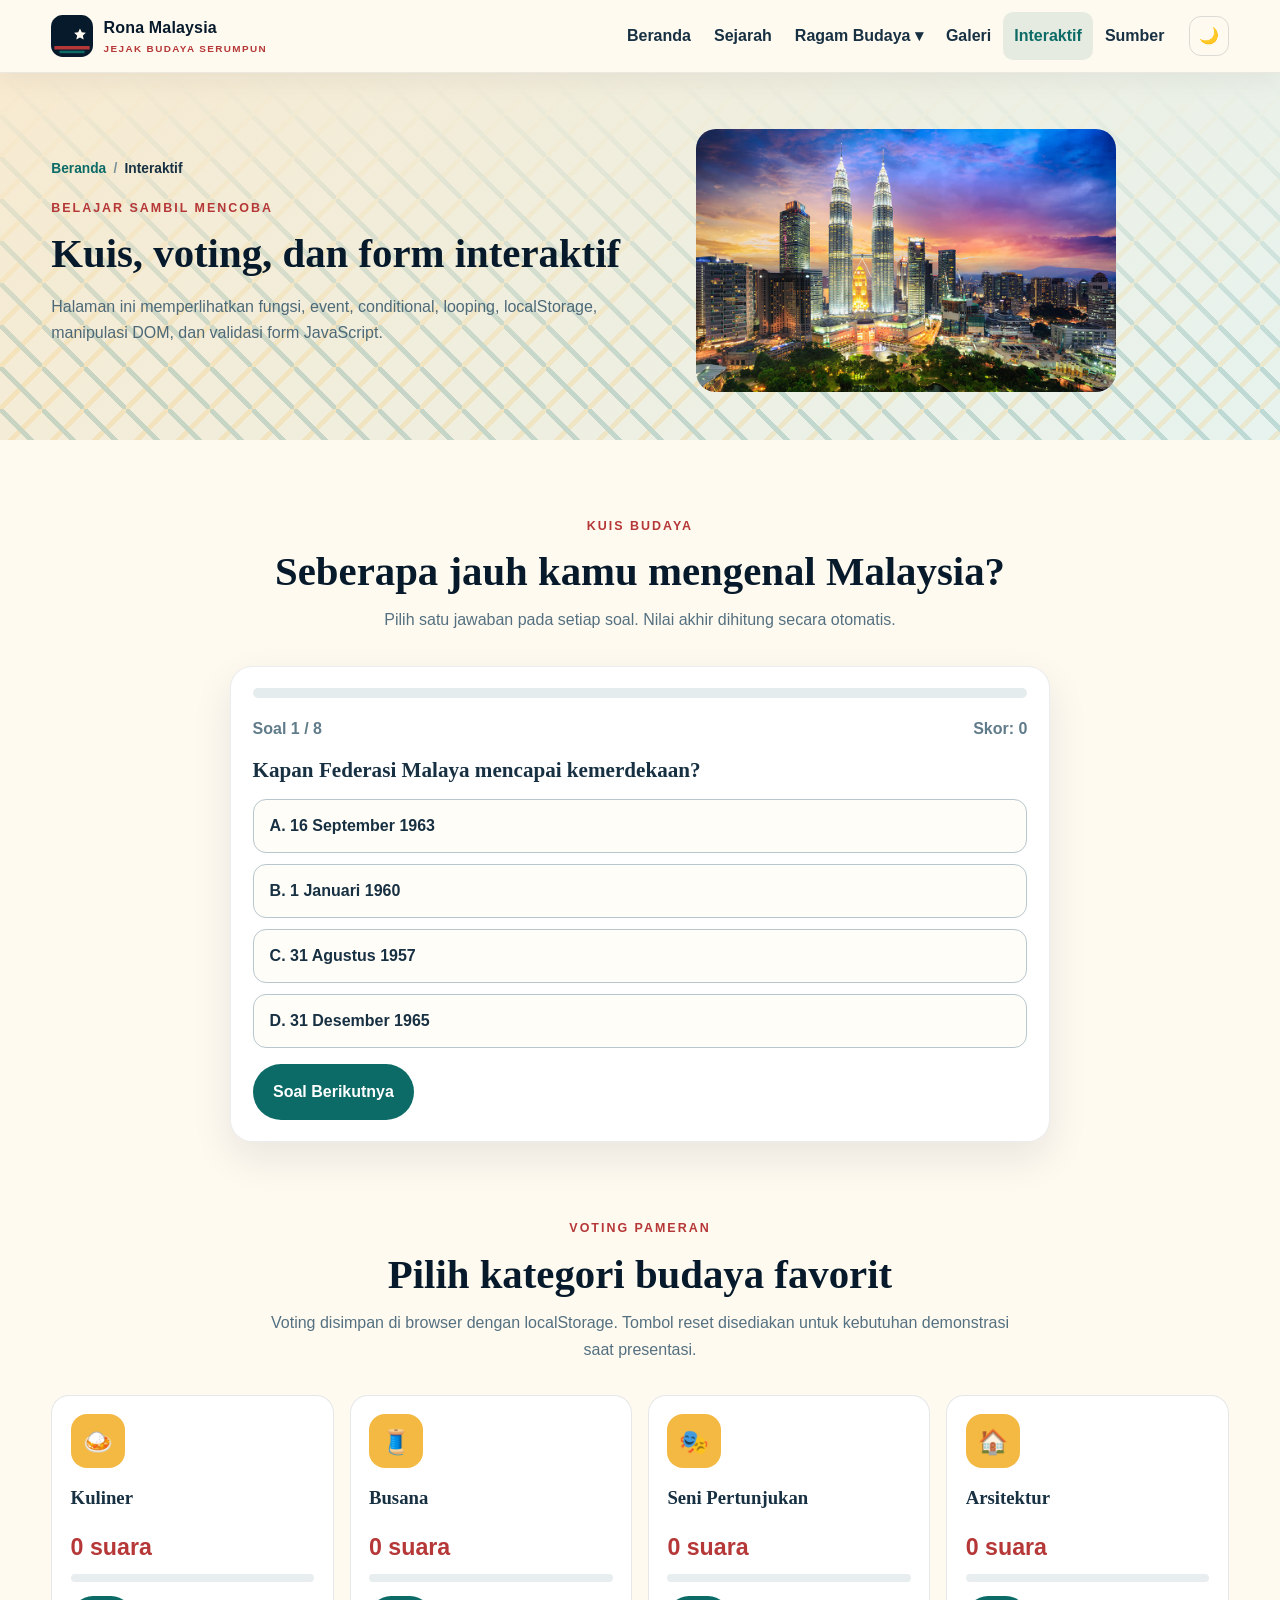
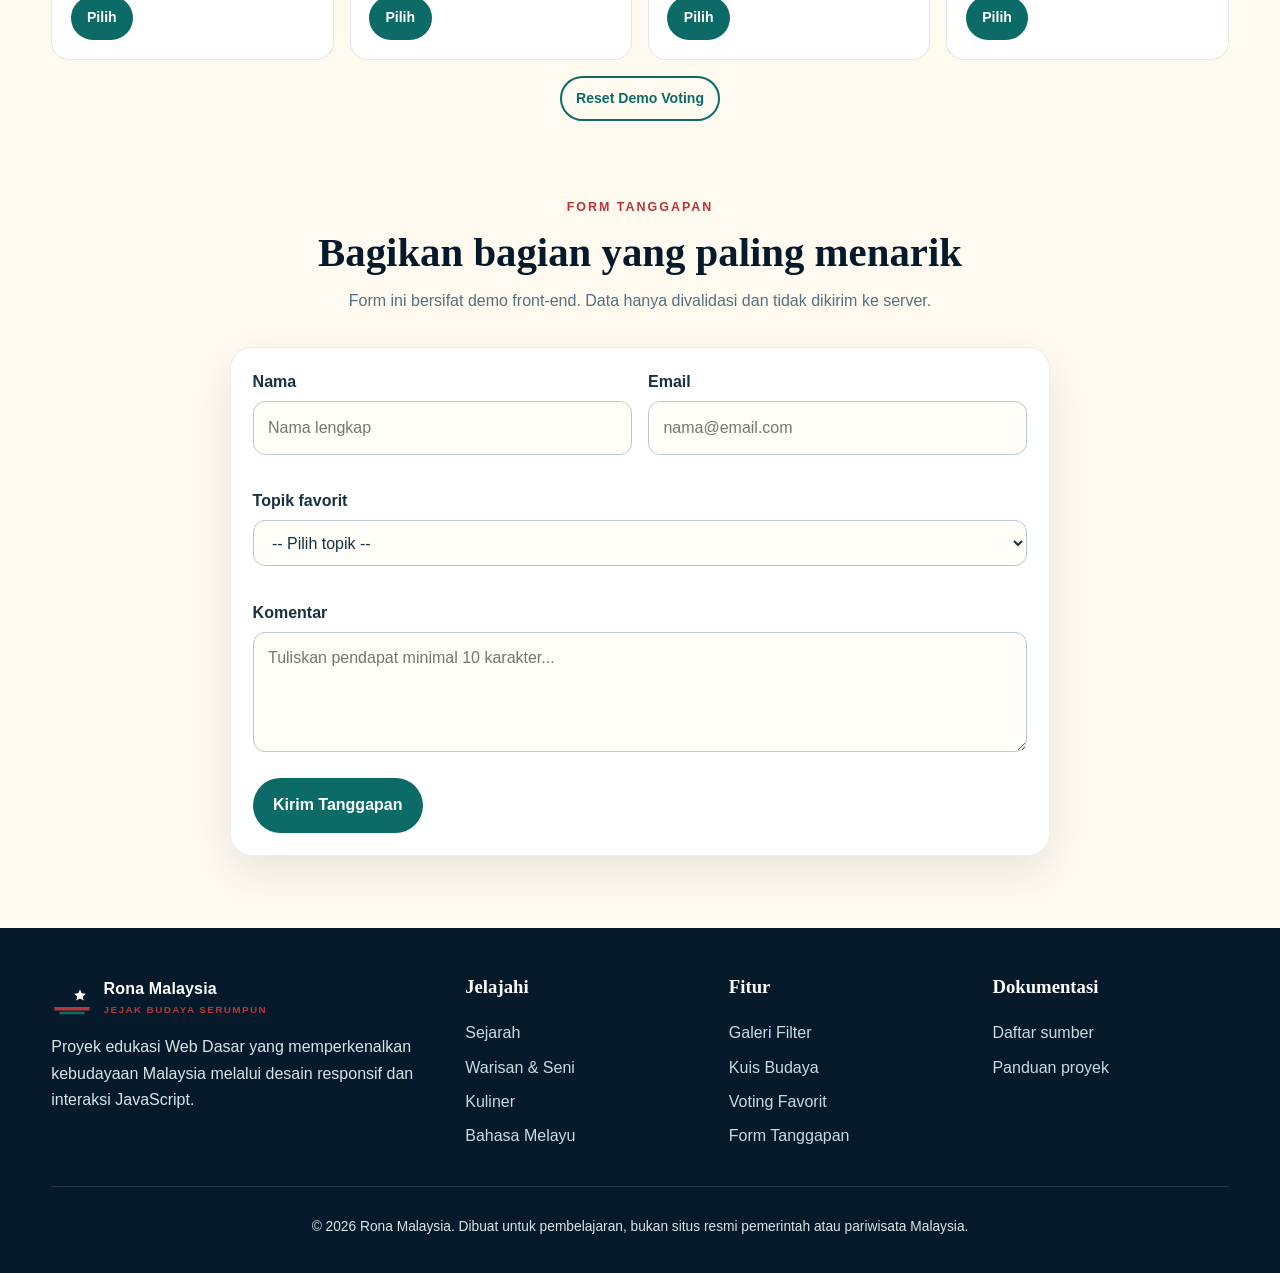
<file: rona-malaysia/interaktif.html>
<!DOCTYPE html>
<html lang="id">
<head>
  <meta charset="UTF-8">
  <meta http-equiv="X-UA-Compatible" content="IE=edge">
  <meta name="viewport" content="width=device-width, initial-scale=1.0">
  <meta name="description" content="Rona Malaysia - website edukatif interaktif tentang sejarah, bahasa, kuliner, seni, dan warisan budaya Malaysia.">
  <meta name="theme-color" content="#071a2b">
  <title>Interaktif | Rona Malaysia</title>
  <link rel="icon" href="assets/img/logo-mark.svg" type="image/svg+xml">
  <link rel="stylesheet" href="assets/css/style.css">
</head>
<body>
  <a class="skip-link" href="#mainContent">Lewati ke konten utama</a>
  <header class="site-header">
    <div class="container nav-wrap">
      <a class="brand" href="index.html" aria-label="Rona Malaysia - Beranda">
        <img src="assets/img/logo-mark.svg" alt="Logo Rona Malaysia">
        <span>Rona Malaysia<small>Jejak budaya serumpun</small></span>
      </a>

      <div class="nav-actions">
        <button class="icon-button" id="themeToggle" type="button" aria-label="Aktifkan mode gelap">☾</button>
      </div>

      <button class="nav-toggle" id="navToggle" type="button" aria-label="Buka navigasi" aria-controls="mainNav" aria-expanded="false">☰</button>

      <nav class="main-nav" id="mainNav" aria-label="Navigasi utama">
        <ul>
          <li><a href="index.html">Beranda</a></li>
          <li><a href="sejarah.html">Sejarah</a></li>
          <li class="dropdown">
            <button class="dropdown-toggle" type="button" aria-expanded="false">Ragam Budaya ▾</button>
            <ul class="dropdown-menu">
              <li><a href="warisan.html">Warisan &amp; Seni</a></li>
              <li><a href="kuliner.html">Kuliner</a></li>
              <li><a href="bahasa.html">Bahasa Melayu</a></li>
            </ul>
          </li>
          <li><a href="galeri.html">Galeri</a></li>
          <li><a href="interaktif.html" class="active" aria-current="page">Interaktif</a></li>
          <li><a href="sumber.html">Sumber</a></li>
        </ul>
      </nav>
    </div>
  </header>

  <main id="mainContent">
    <section class="page-hero">
      <div class="container page-hero-grid">
        <div class="page-hero-copy">
          <nav class="breadcrumb" aria-label="Breadcrumb"><a href="index.html">Beranda</a><span>/</span><strong>Interaktif</strong></nav>
          <span class="eyebrow">Belajar sambil mencoba</span>
          <h1>Kuis, voting, dan form interaktif</h1>
          <p>Halaman ini memperlihatkan fungsi, event, conditional, looping, localStorage, manipulasi DOM, dan validasi form JavaScript.</p>
        </div>
        <img src="assets/img/AboutMalaysia.jpg" width="650px" height="auto" style="border-radius: 20px; " alt="Malay">
      </div>
    </section>

    <section class="section" id="kuis">
      <div class="container">
        <div class="section-title reveal">
          <span class="eyebrow">Kuis budaya</span>
          <h2>Seberapa jauh kamu mengenal Malaysia?</h2>
          <p>Pilih satu jawaban pada setiap soal. Nilai akhir dihitung secara otomatis.</p>
        </div>
        <div class="quiz-panel reveal" id="quizPanel">
          <div class="quiz-progress" aria-hidden="true"><div class="quiz-progress-bar" id="quizProgressBar"></div></div>
          <div class="quiz-meta"><span id="quizCounter">Soal 1 / 8</span><span id="quizScore">Skor: 0</span></div>
          <h3 class="quiz-question" id="quizQuestion">Pertanyaan</h3>
          <div class="quiz-options" id="quizOptions"></div>
          <div class="btn-row" style="margin-top:1rem"><button class="btn btn-primary" id="quizNext" type="button" disabled>Soal Berikutnya</button></div>
        </div>
        <div class="quiz-panel quiz-result" id="quizResult" aria-live="polite">
          <div class="score-circle" id="resultScore">0%</div>
          <h2>Hasil Kuis</h2>
          <p id="resultMessage">Pesan hasil.</p>
          <button class="btn btn-secondary" id="quizRestart" type="button">Ulangi Kuis</button>
        </div>
      </div>
    </section>

    <section class="section-sm" id="voting">
      <div class="container">
        <div class="section-title reveal">
          <span class="eyebrow">Voting pameran</span>
          <h2>Pilih kategori budaya favorit</h2>
          <p>Voting disimpan di browser dengan localStorage. Tombol reset disediakan untuk kebutuhan demonstrasi saat presentasi.</p>
        </div>
        <div class="vote-grid reveal" id="voteGrid"></div>
        <div class="text-center" style="margin-top:1rem"><button class="btn btn-outline btn-small" id="resetVotes" type="button">Reset Demo Voting</button></div>
      </div>
    </section>

    <section class="section" id="feedback">
      <div class="container">
        <div class="section-title reveal">
          <span class="eyebrow">Form tanggapan</span>
          <h2>Bagikan bagian yang paling menarik</h2>
          <p>Form ini bersifat demo front-end. Data hanya divalidasi dan tidak dikirim ke server.</p>
        </div>
        <form class="form-card reveal" id="feedbackForm" novalidate>
          <div class="form-grid">
            <div class="form-group half">
              <label for="visitorName">Nama</label>
              <input id="visitorName" name="name" type="text" placeholder="Nama lengkap" autocomplete="name">
              <span class="field-error" id="visitorNameError"></span>
            </div>
            <div class="form-group half">
              <label for="visitorEmail">Email</label>
              <input id="visitorEmail" name="email" type="email" placeholder="nama@email.com" autocomplete="email">
              <span class="field-error" id="visitorEmailError"></span>
            </div>
            <div class="form-group">
              <label for="visitorTopic">Topik favorit</label>
              <select id="visitorTopic" name="topic">
                <option value="">-- Pilih topik --</option>
                <option value="sejarah">Sejarah</option>
                <option value="warisan">Warisan &amp; Seni</option>
                <option value="kuliner">Kuliner</option>
                <option value="bahasa">Bahasa</option>
              </select>
              <span class="field-error" id="visitorTopicError"></span>
            </div>
            <div class="form-group">
              <label for="visitorComment">Komentar</label>
              <textarea id="visitorComment" name="comment" placeholder="Tuliskan pendapat minimal 10 karakter..."></textarea>
              <span class="field-error" id="visitorCommentError"></span>
            </div>
          </div>
          <button class="btn btn-primary" type="submit">Kirim Tanggapan</button>
          <div class="form-message" id="formMessage" aria-live="polite"></div>
        </form>
      </div>
    </section>
  </main>

  <footer class="site-footer">
    <div class="container">
      <div class="footer-grid">
        <div class="footer-brand">
          <a class="brand" href="index.html">
            <img src="assets/img/logo-mark.svg" alt="Logo Rona Malaysia">
            <span>Rona Malaysia<small>Jejak budaya serumpun</small></span>
          </a>
          <p>Proyek edukasi Web Dasar yang memperkenalkan kebudayaan Malaysia melalui desain responsif dan interaksi JavaScript.</p>
        </div>
        <div>
          <h3>Jelajahi</h3>
          <ul class="footer-links">
            <li><a href="sejarah.html">Sejarah</a></li>
            <li><a href="warisan.html">Warisan &amp; Seni</a></li>
            <li><a href="kuliner.html">Kuliner</a></li>
            <li><a href="bahasa.html">Bahasa Melayu</a></li>
          </ul>
        </div>
        <div>
          <h3>Fitur</h3>
          <ul class="footer-links">
            <li><a href="galeri.html">Galeri Filter</a></li>
            <li><a href="interaktif.html#kuis">Kuis Budaya</a></li>
            <li><a href="interaktif.html#voting">Voting Favorit</a></li>
            <li><a href="interaktif.html#feedback">Form Tanggapan</a></li>
          </ul>
        </div>
        <div>
          <h3>Dokumentasi</h3>
          <ul class="footer-links">
            <li><a href="sumber.html">Daftar sumber</a></li>
            <li><a href="README.md">Panduan proyek</a></li>
          </ul>
        </div>
      </div>
      <div class="footer-bottom">
        <p>&copy; <span class="current-year">2026</span> Rona Malaysia. Dibuat untuk pembelajaran, bukan situs resmi pemerintah atau pariwisata Malaysia.</p>
      </div>
    </div>
  </footer>
  <button class="back-to-top" id="backToTop" type="button" aria-label="Kembali ke atas">↑</button>
  <script src="assets/js/data.js"></script>
  <script src="assets/js/app.js"></script>
</body>
</html>
</file>
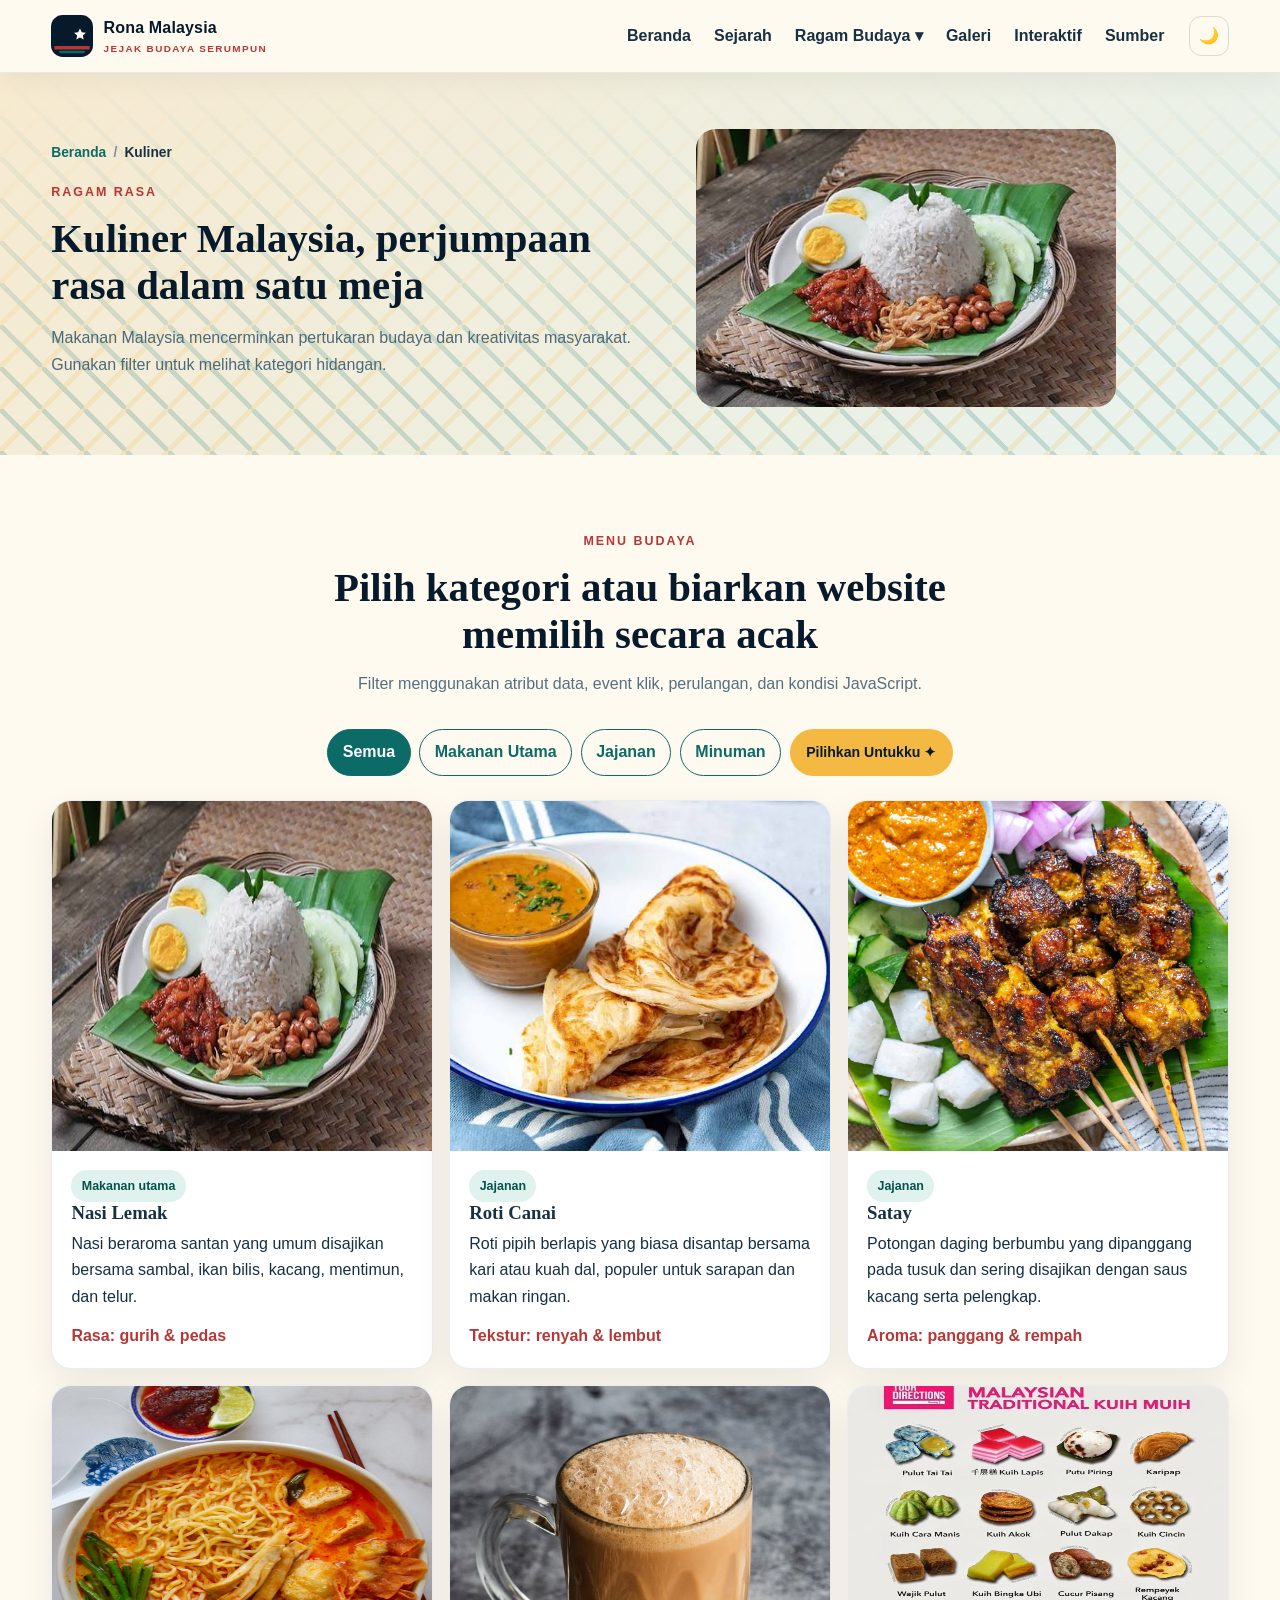
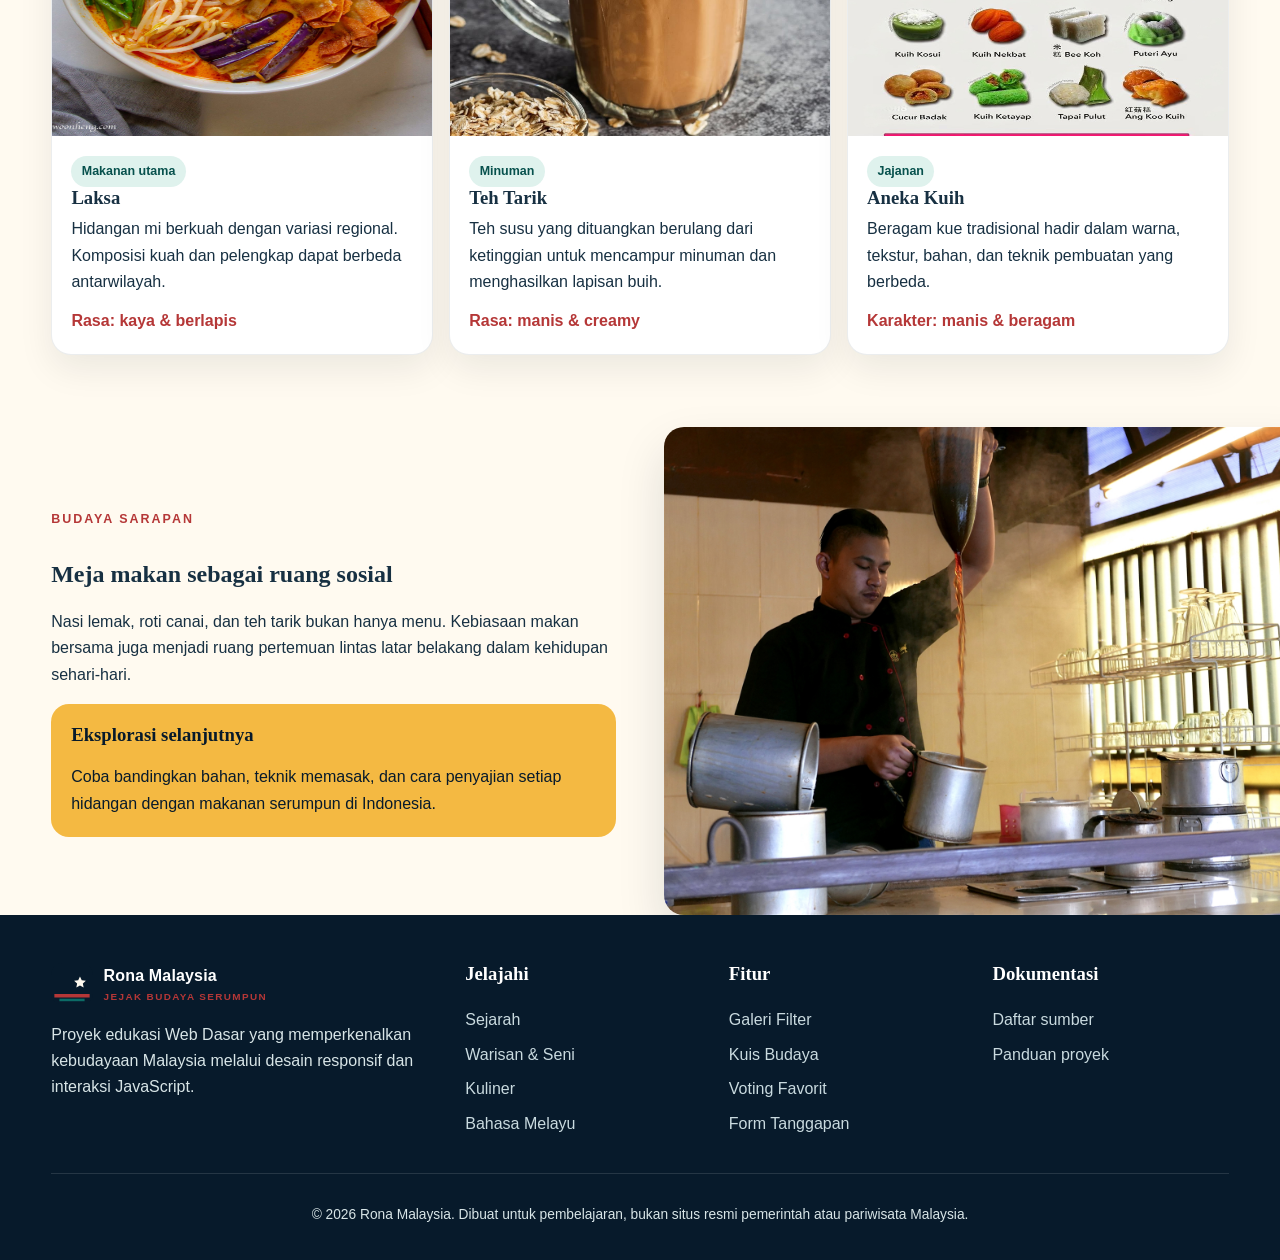
<file: rona-malaysia/kuliner.html>
<!DOCTYPE html>
<html lang="id">
<head>
  <meta charset="UTF-8">
  <meta http-equiv="X-UA-Compatible" content="IE=edge">
  <meta name="viewport" content="width=device-width, initial-scale=1.0">
  <meta name="description" content="Rona Malaysia - website edukatif interaktif tentang sejarah, bahasa, kuliner, seni, dan warisan budaya Malaysia.">
  <meta name="theme-color" content="#071a2b">
  <title>Kuliner | Rona Malaysia</title>
  <link rel="icon" href="assets/img/logo-mark.svg" type="image/svg+xml">
  <link rel="stylesheet" href="assets/css/style.css">
</head>
<body>
  <a class="skip-link" href="#mainContent">Lewati ke konten utama</a>
  <header class="site-header">
    <div class="container nav-wrap">
      <a class="brand" href="index.html" aria-label="Rona Malaysia - Beranda">
        <img src="assets/img/logo-mark.svg" alt="Logo Rona Malaysia">
        <span>Rona Malaysia<small>Jejak budaya serumpun</small></span>
      </a>

      <div class="nav-actions">
        <button class="icon-button" id="themeToggle" type="button" aria-label="Aktifkan mode gelap">☾</button>
      </div>

      <button class="nav-toggle" id="navToggle" type="button" aria-label="Buka navigasi" aria-controls="mainNav" aria-expanded="false">☰</button>

      <nav class="main-nav" id="mainNav" aria-label="Navigasi utama">
        <ul>
          <li><a href="index.html">Beranda</a></li>
          <li><a href="sejarah.html">Sejarah</a></li>
          <li class="dropdown">
            <button class="dropdown-toggle" type="button" aria-expanded="false">Ragam Budaya ▾</button>
            <ul class="dropdown-menu">
              <li><a href="warisan.html">Warisan &amp; Seni</a></li>
              <li><a href="kuliner.html" class="active" aria-current="page">Kuliner</a></li>
              <li><a href="bahasa.html">Bahasa Melayu</a></li>
            </ul>
          </li>
          <li><a href="galeri.html">Galeri</a></li>
          <li><a href="interaktif.html">Interaktif</a></li>
          <li><a href="sumber.html">Sumber</a></li>
        </ul>
      </nav>
    </div>
  </header>

  <main id="mainContent">
    <section class="page-hero">
      <div class="container page-hero-grid">
        <div class="page-hero-copy">
          <nav class="breadcrumb" aria-label="Breadcrumb"><a href="index.html">Beranda</a><span>/</span><strong>Kuliner</strong></nav>
          <span class="eyebrow">Ragam rasa</span>
          <h1>Kuliner Malaysia, perjumpaan rasa dalam satu meja</h1>
          <p>Makanan Malaysia mencerminkan pertukaran budaya dan kreativitas masyarakat. Gunakan filter untuk melihat kategori hidangan.</p>
        </div>
        <img src="assets/img/NasiLemak.jpeg" width="650px" height="auto" style="border-radius: 20px;" alt="Nasi Lemak">
      </div>
    </section>

    <section class="section">
      <div class="container">
        <div class="section-title reveal">
          <span class="eyebrow">Menu budaya</span>
          <h2>Pilih kategori atau biarkan website memilih secara acak</h2>
          <p>Filter menggunakan atribut data, event klik, perulangan, dan kondisi JavaScript.</p>
        </div>
        <div class="filter-bar reveal" aria-label="Filter makanan">
          <button class="filter-btn active" type="button" data-target="foodGrid" data-filter="all">Semua</button>
          <button class="filter-btn" type="button" data-target="foodGrid" data-filter="utama">Makanan Utama</button>
          <button class="filter-btn" type="button" data-target="foodGrid" data-filter="jajanan">Jajanan</button>
          <button class="filter-btn" type="button" data-target="foodGrid" data-filter="minuman">Minuman</button>
          <button class="btn btn-secondary btn-small" id="randomFoodButton" type="button">Pilihkan Untukku ✦</button>
        </div>
        <div class="food-grid" id="foodGrid">
          <article class="food-card reveal" data-category="utama">
            <img src="assets/img/NasiLemak.jpeg" height="350px" alt="Nasi Lemak">
            <div class="food-card-content"><span class="tag">Makanan utama</span><h3>Nasi Lemak</h3><p>Nasi beraroma santan yang umum disajikan bersama sambal, ikan bilis, kacang, mentimun, dan telur.</p><span class="price-note">Rasa: gurih &amp; pedas</span></div>
          </article>
          <article class="food-card reveal" data-category="jajanan">
            <img src="assets/img/RotiCanai.jpeg" height="350px" alt="Roti canai dan kari">
            <div class="food-card-content"><span class="tag">Jajanan</span><h3>Roti Canai</h3><p>Roti pipih berlapis yang biasa disantap bersama kari atau kuah dal, populer untuk sarapan dan makan ringan.</p><span class="price-note">Tekstur: renyah &amp; lembut</span></div>
          </article>
          <article class="food-card reveal" data-category="jajanan">
            <img src="assets/img/SateMlay.jpg" height="350px" alt="Satay">
            <div class="food-card-content"><span class="tag">Jajanan</span><h3>Satay</h3><p>Potongan daging berbumbu yang dipanggang pada tusuk dan sering disajikan dengan saus kacang serta pelengkap.</p><span class="price-note">Aroma: panggang &amp; rempah</span></div>
          </article>
          <article class="food-card reveal" data-category="utama">
            <img src="assets/img/CurryLaksa.jpg" height="350px" alt="Laksa">
            <div class="food-card-content"><span class="tag">Makanan utama</span><h3>Laksa</h3><p>Hidangan mi berkuah dengan variasi regional. Komposisi kuah dan pelengkap dapat berbeda antarwilayah.</p><span class="price-note">Rasa: kaya &amp; berlapis</span></div>
          </article>
          <article class="food-card reveal" data-category="minuman">
            <img src="assets/img/TehTarik.jpg" height="350px" alt="Teh Tarik">
            <div class="food-card-content"><span class="tag">Minuman</span><h3>Teh Tarik</h3><p>Teh susu yang dituangkan berulang dari ketinggian untuk mencampur minuman dan menghasilkan lapisan buih.</p><span class="price-note">Rasa: manis &amp; creamy</span></div>
          </article>
          <article class="food-card reveal" data-category="jajanan">
            <img src="assets/img/AnekaKuihMY.jpeg" height="350px" alt="Kuih Malay">
            <div class="food-card-content"><span class="tag">Jajanan</span><h3>Aneka Kuih</h3><p>Beragam kue tradisional hadir dalam warna, tekstur, bahan, dan teknik pembuatan yang berbeda.</p><span class="price-note">Karakter: manis &amp; beragam</span></div>
          </article>
        </div>
      </div>
    </section>

    <section class="section-sm">
      <div class="container split reverse">
        <div class="split-media reveal"><img src="assets/img/PembuatanTehTrik.JPG" width="650px" height="auto" style="border-radius: 20px;" alt="Pembuatan Teh Tarik"></div>
        <div class="split-copy reveal">
          <span class="eyebrow">Budaya sarapan</span>
          <h2>Meja makan sebagai ruang sosial</h2>
          <p>Nasi lemak, roti canai, dan teh tarik bukan hanya menu. Kebiasaan makan bersama juga menjadi ruang pertemuan lintas latar belakang dalam kehidupan sehari-hari.</p>
          <div class="callout"><h3>Eksplorasi selanjutnya</h3><p>Coba bandingkan bahan, teknik memasak, dan cara penyajian setiap hidangan dengan makanan serumpun di Indonesia.</p></div>
        </div>
      </div>
    </section>
  </main>

  <footer class="site-footer">
    <div class="container">
      <div class="footer-grid">
        <div class="footer-brand">
          <a class="brand" href="index.html">
            <img src="assets/img/logo-mark.svg" alt="Logo Rona Malaysia">
            <span>Rona Malaysia<small>Jejak budaya serumpun</small></span>
          </a>
          <p>Proyek edukasi Web Dasar yang memperkenalkan kebudayaan Malaysia melalui desain responsif dan interaksi JavaScript.</p>
        </div>
        <div>
          <h3>Jelajahi</h3>
          <ul class="footer-links">
            <li><a href="sejarah.html">Sejarah</a></li>
            <li><a href="warisan.html">Warisan &amp; Seni</a></li>
            <li><a href="kuliner.html">Kuliner</a></li>
            <li><a href="bahasa.html">Bahasa Melayu</a></li>
          </ul>
        </div>
        <div>
          <h3>Fitur</h3>
          <ul class="footer-links">
            <li><a href="galeri.html">Galeri Filter</a></li>
            <li><a href="interaktif.html#kuis">Kuis Budaya</a></li>
            <li><a href="interaktif.html#voting">Voting Favorit</a></li>
            <li><a href="interaktif.html#feedback">Form Tanggapan</a></li>
          </ul>
        </div>
        <div>
          <h3>Dokumentasi</h3>
          <ul class="footer-links">
            <li><a href="sumber.html">Daftar sumber</a></li>
            <li><a href="README.md">Panduan proyek</a></li>
          </ul>
        </div>
      </div>
      <div class="footer-bottom">
        <p>&copy; <span class="current-year">2026</span> Rona Malaysia. Dibuat untuk pembelajaran, bukan situs resmi pemerintah atau pariwisata Malaysia.</p>
      </div>
    </div>
  </footer>
  <button class="back-to-top" id="backToTop" type="button" aria-label="Kembali ke atas">↑</button>
  <script src="assets/js/data.js"></script>
  <script src="assets/js/app.js"></script>
</body>
</html>
</file>
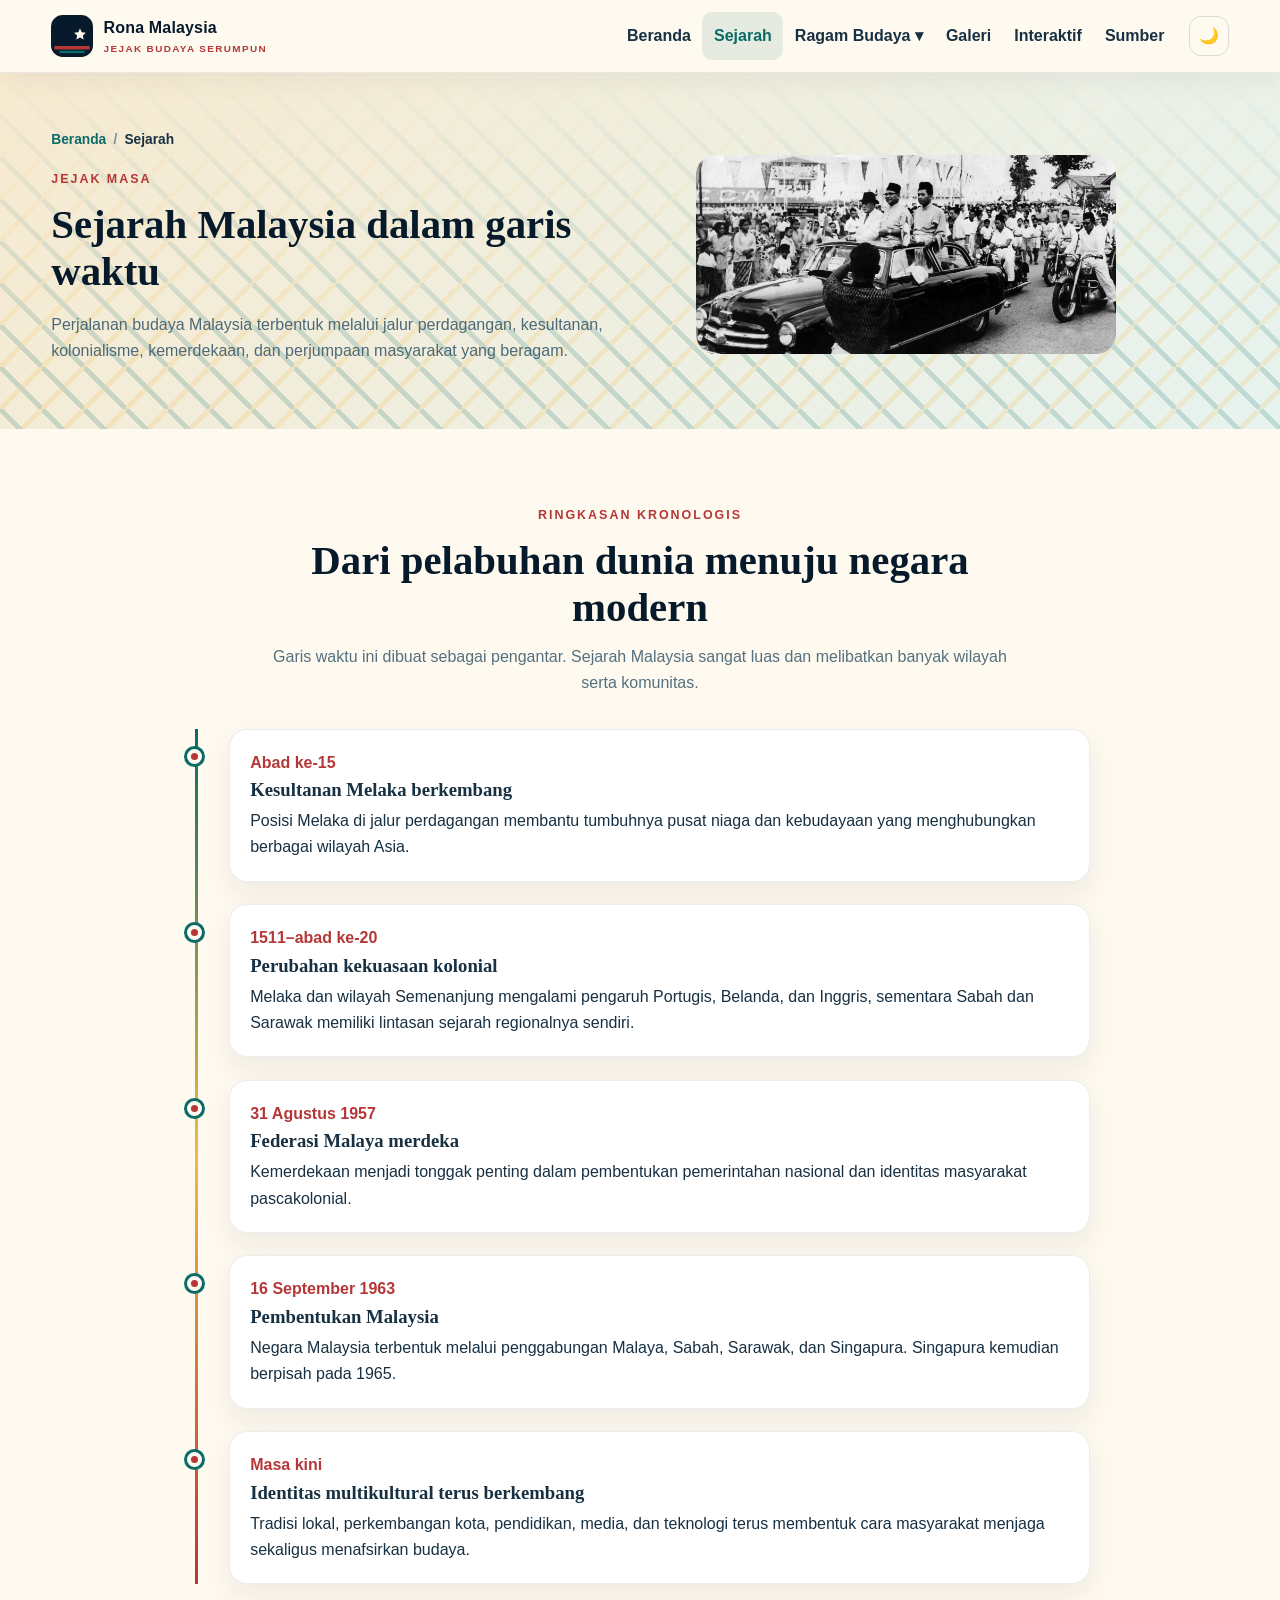
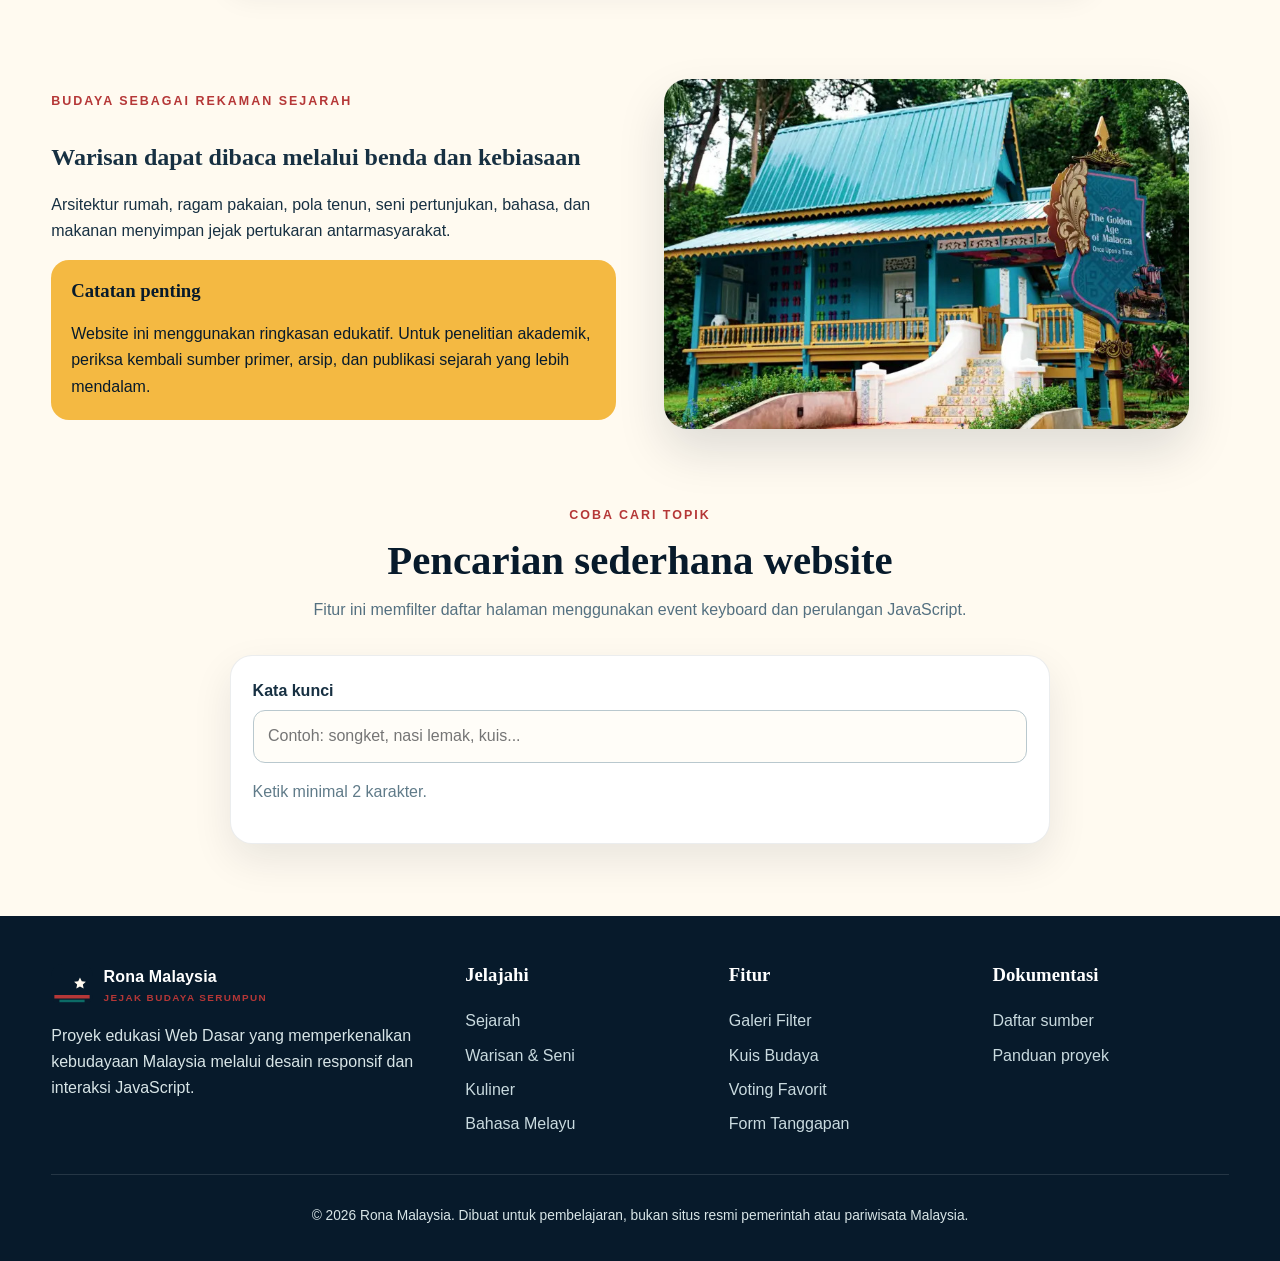
<file: rona-malaysia/sejarah.html>
<!DOCTYPE html>
<html lang="id">
<head>
  <meta charset="UTF-8">
  <meta http-equiv="X-UA-Compatible" content="IE=edge">
  <meta name="viewport" content="width=device-width, initial-scale=1.0">
  <meta name="description" content="Rona Malaysia - website edukatif interaktif tentang sejarah, bahasa, kuliner, seni, dan warisan budaya Malaysia.">
  <meta name="theme-color" content="#071a2b">
  <title>Sejarah | Rona Malaysia</title>
  <link rel="icon" href="assets/img/logo-mark.svg" type="image/svg+xml">
  <link rel="stylesheet" href="assets/css/style.css">
</head>
<body>
  <a class="skip-link" href="#mainContent">Lewati ke konten utama</a>
  <header class="site-header">
    <div class="container nav-wrap">
      <a class="brand" href="index.html" aria-label="Rona Malaysia - Beranda">
        <img src="assets/img/logo-mark.svg" alt="Logo Rona Malaysia">
        <span>Rona Malaysia<small>Jejak budaya serumpun</small></span>
      </a>

      <div class="nav-actions">
        <button class="icon-button" id="themeToggle" type="button" aria-label="Aktifkan mode gelap">☾</button>
      </div>

      <button class="nav-toggle" id="navToggle" type="button" aria-label="Buka navigasi" aria-controls="mainNav" aria-expanded="false">☰</button>

      <nav class="main-nav" id="mainNav" aria-label="Navigasi utama">
        <ul>
          <li><a href="index.html">Beranda</a></li>
          <li><a href="sejarah.html" class="active" aria-current="page">Sejarah</a></li>
          <li class="dropdown">
            <button class="dropdown-toggle" type="button" aria-expanded="false">Ragam Budaya ▾</button>
            <ul class="dropdown-menu">
              <li><a href="warisan.html">Warisan &amp; Seni</a></li>
              <li><a href="kuliner.html">Kuliner</a></li>
              <li><a href="bahasa.html">Bahasa Melayu</a></li>
            </ul>
          </li>
          <li><a href="galeri.html">Galeri</a></li>
          <li><a href="interaktif.html">Interaktif</a></li>
          <li><a href="sumber.html">Sumber</a></li>
        </ul>
      </nav>
    </div>
  </header>

  <main id="mainContent">
    <section class="page-hero">
      <div class="container page-hero-grid">
        <div class="page-hero-copy">
          <nav class="breadcrumb" aria-label="Breadcrumb"><a href="index.html">Beranda</a><span>/</span><strong>Sejarah</strong></nav>
          <span class="eyebrow">Jejak masa</span>
          <h1>Sejarah Malaysia dalam garis waktu</h1>
          <p>Perjalanan budaya Malaysia terbentuk melalui jalur perdagangan, kesultanan, kolonialisme, kemerdekaan, dan perjumpaan masyarakat yang beragam.</p>
        </div>
        <img src="assets/img/KemerdekaanMalaysia.jpg" width="650px" height="auto" style="border-radius: 20px;" alt="Sejarah Malay">
      </div>
    </section>

    <section class="section">
      <div class="container">
        <div class="section-title reveal">
          <span class="eyebrow">Ringkasan kronologis</span>
          <h2>Dari pelabuhan dunia menuju negara modern</h2>
          <p>Garis waktu ini dibuat sebagai pengantar. Sejarah Malaysia sangat luas dan melibatkan banyak wilayah serta komunitas.</p>
        </div>
        <div class="timeline">
          <article class="timeline-item reveal">
            <span class="timeline-dot" aria-hidden="true"></span>
            <div class="timeline-content">
              <time>Abad ke-15</time>
              <h3>Kesultanan Melaka berkembang</h3>
              <p>Posisi Melaka di jalur perdagangan membantu tumbuhnya pusat niaga dan kebudayaan yang menghubungkan berbagai wilayah Asia.</p>
            </div>
          </article>
          <article class="timeline-item reveal">
            <span class="timeline-dot" aria-hidden="true"></span>
            <div class="timeline-content">
              <time>1511–abad ke-20</time>
              <h3>Perubahan kekuasaan kolonial</h3>
              <p>Melaka dan wilayah Semenanjung mengalami pengaruh Portugis, Belanda, dan Inggris, sementara Sabah dan Sarawak memiliki lintasan sejarah regionalnya sendiri.</p>
            </div>
          </article>
          <article class="timeline-item reveal">
            <span class="timeline-dot" aria-hidden="true"></span>
            <div class="timeline-content">
              <time>31 Agustus 1957</time>
              <h3>Federasi Malaya merdeka</h3>
              <p>Kemerdekaan menjadi tonggak penting dalam pembentukan pemerintahan nasional dan identitas masyarakat pascakolonial.</p>
            </div>
          </article>
          <article class="timeline-item reveal">
            <span class="timeline-dot" aria-hidden="true"></span>
            <div class="timeline-content">
              <time>16 September 1963</time>
              <h3>Pembentukan Malaysia</h3>
              <p>Negara Malaysia terbentuk melalui penggabungan Malaya, Sabah, Sarawak, dan Singapura. Singapura kemudian berpisah pada 1965.</p>
            </div>
          </article>
          <article class="timeline-item reveal">
            <span class="timeline-dot" aria-hidden="true"></span>
            <div class="timeline-content">
              <time>Masa kini</time>
              <h3>Identitas multikultural terus berkembang</h3>
              <p>Tradisi lokal, perkembangan kota, pendidikan, media, dan teknologi terus membentuk cara masyarakat menjaga sekaligus menafsirkan budaya.</p>
            </div>
          </article>
        </div>
      </div>
    </section>

    <section class="section-sm">
      <div class="container split reverse">
        <div class="split-media reveal">
          <img src="assets/img/RumahMalay.jpg" height="350px"  alt="Rumah Malay">
        </div>
        <div class="split-copy reveal">
          <span class="eyebrow">Budaya sebagai rekaman sejarah</span>
          <h2>Warisan dapat dibaca melalui benda dan kebiasaan</h2>
          <p>Arsitektur rumah, ragam pakaian, pola tenun, seni pertunjukan, bahasa, dan makanan menyimpan jejak pertukaran antarmasyarakat.</p>
          <div class="callout">
            <h3>Catatan penting</h3>
            <p>Website ini menggunakan ringkasan edukatif. Untuk penelitian akademik, periksa kembali sumber primer, arsip, dan publikasi sejarah yang lebih mendalam.</p>
          </div>
        </div>
      </div>
    </section>

    <section class="section">
      <div class="container">
        <div class="section-title reveal">
          <span class="eyebrow">Coba cari topik</span>
          <h2>Pencarian sederhana website</h2>
          <p>Fitur ini memfilter daftar halaman menggunakan event keyboard dan perulangan JavaScript.</p>
        </div>
        <div class="form-card reveal">
          <label for="siteSearch">Kata kunci</label>
          <input id="siteSearch" type="search" placeholder="Contoh: songket, nasi lemak, kuis...">
          <div id="searchOutput" aria-live="polite"><p class="muted">Ketik minimal 2 karakter.</p></div>
        </div>
      </div>
    </section>
  </main>

  <footer class="site-footer">
    <div class="container">
      <div class="footer-grid">
        <div class="footer-brand">
          <a class="brand" href="index.html">
            <img src="assets/img/logo-mark.svg" alt="Logo Rona Malaysia">
            <span>Rona Malaysia<small>Jejak budaya serumpun</small></span>
          </a>
          <p>Proyek edukasi Web Dasar yang memperkenalkan kebudayaan Malaysia melalui desain responsif dan interaksi JavaScript.</p>
        </div>
        <div>
          <h3>Jelajahi</h3>
          <ul class="footer-links">
            <li><a href="sejarah.html">Sejarah</a></li>
            <li><a href="warisan.html">Warisan &amp; Seni</a></li>
            <li><a href="kuliner.html">Kuliner</a></li>
            <li><a href="bahasa.html">Bahasa Melayu</a></li>
          </ul>
        </div>
        <div>
          <h3>Fitur</h3>
          <ul class="footer-links">
            <li><a href="galeri.html">Galeri Filter</a></li>
            <li><a href="interaktif.html#kuis">Kuis Budaya</a></li>
            <li><a href="interaktif.html#voting">Voting Favorit</a></li>
            <li><a href="interaktif.html#feedback">Form Tanggapan</a></li>
          </ul>
        </div>
        <div>
          <h3>Dokumentasi</h3>
          <ul class="footer-links">
            <li><a href="sumber.html">Daftar sumber</a></li>
            <li><a href="README.md">Panduan proyek</a></li>
          </ul>
        </div>
      </div>
      <div class="footer-bottom">
        <p>&copy; <span class="current-year">2026</span> Rona Malaysia. Dibuat untuk pembelajaran, bukan situs resmi pemerintah atau pariwisata Malaysia.</p>
      </div>
    </div>
  </footer>
  <button class="back-to-top" id="backToTop" type="button" aria-label="Kembali ke atas">↑</button>
  <script src="assets/js/data.js"></script>
  <script src="assets/js/app.js"></script>
</body>
</html>
</file>
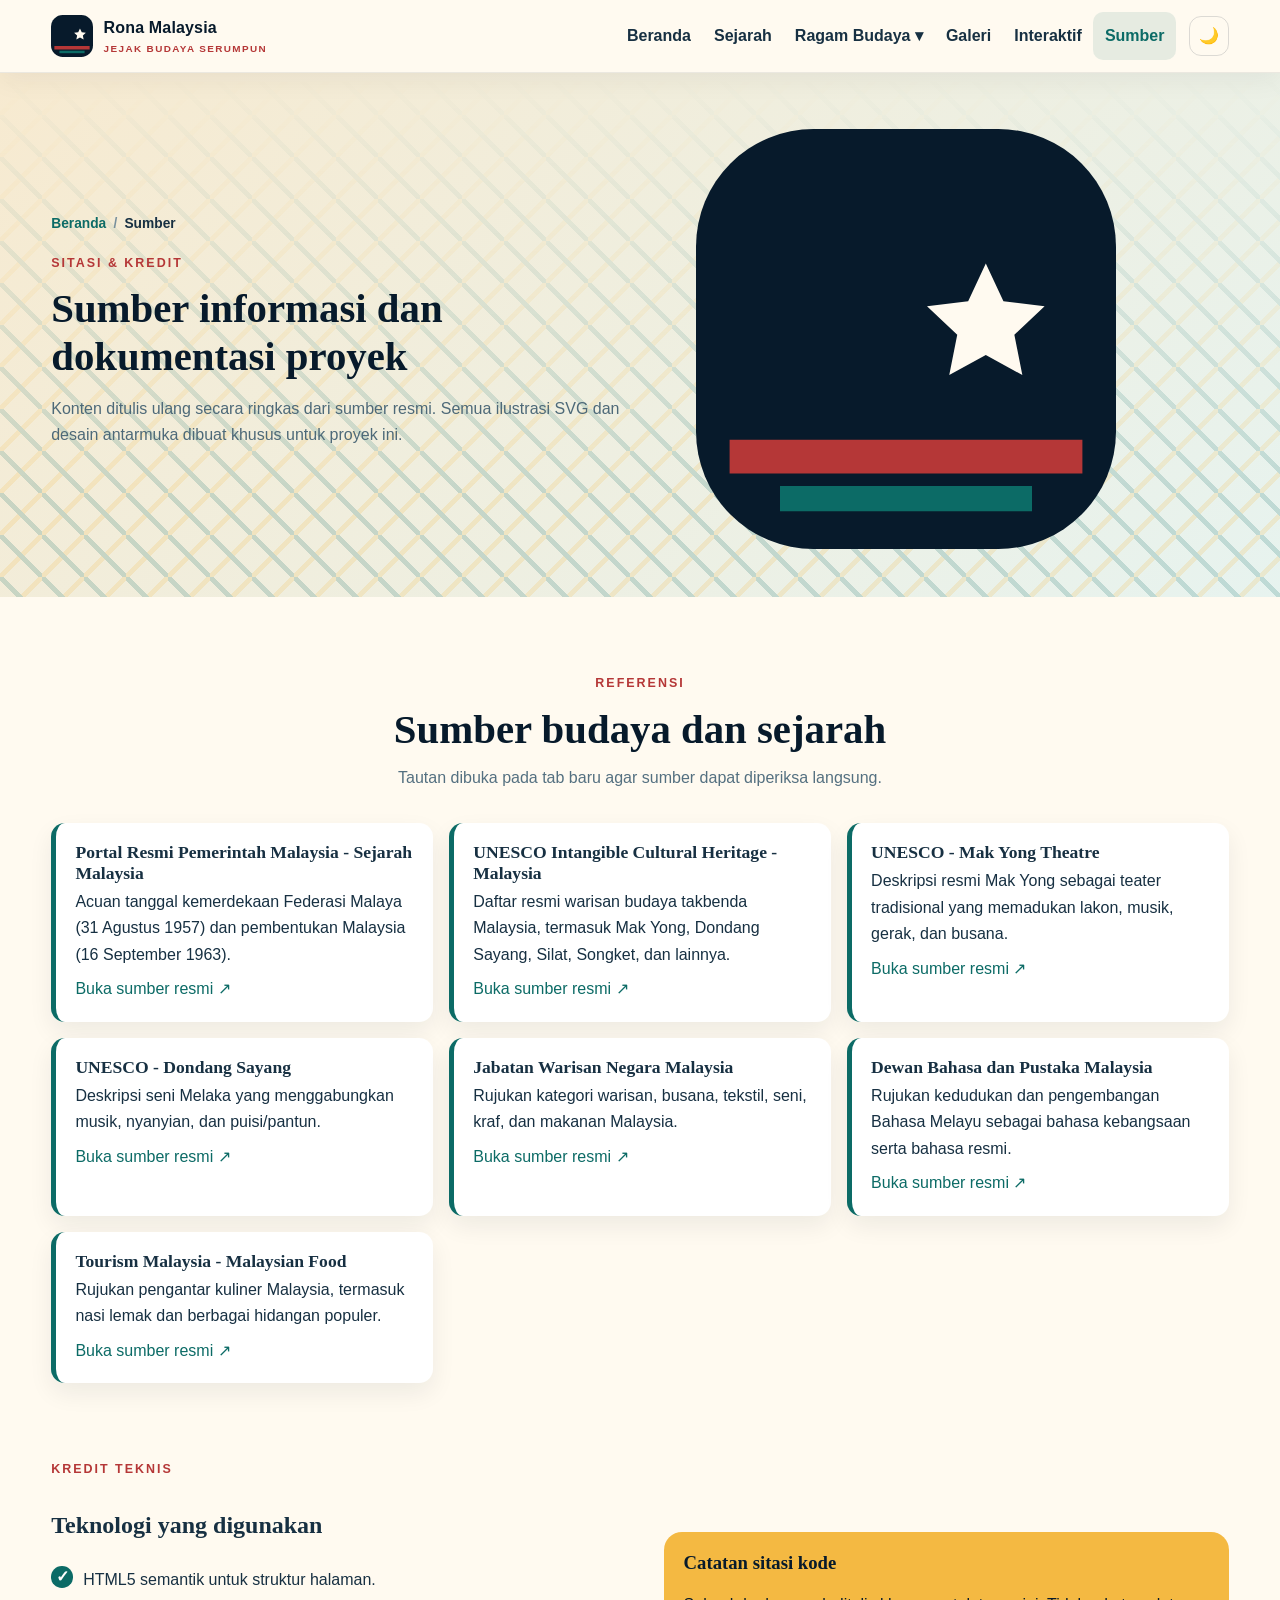
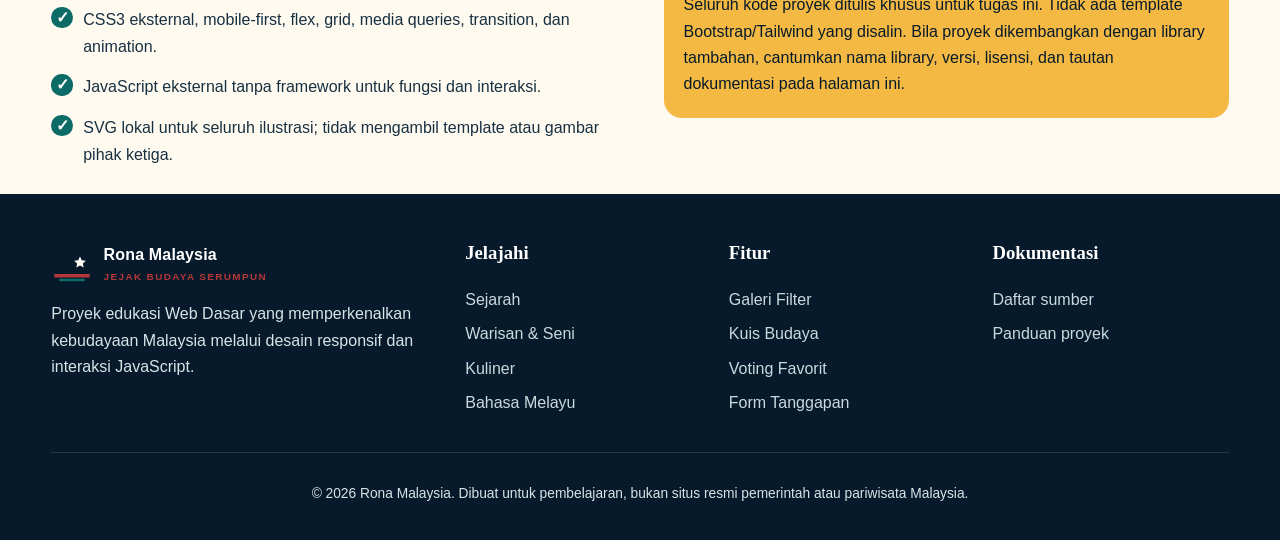
<file: rona-malaysia/sumber.html>
<!DOCTYPE html>
<html lang="id">
<head>
  <meta charset="UTF-8">
  <meta http-equiv="X-UA-Compatible" content="IE=edge">
  <meta name="viewport" content="width=device-width, initial-scale=1.0">
  <meta name="description" content="Rona Malaysia - website edukatif interaktif tentang sejarah, bahasa, kuliner, seni, dan warisan budaya Malaysia.">
  <meta name="theme-color" content="#071a2b">
  <title>Sumber dan Sitasi | Rona Malaysia</title>
  <link rel="icon" href="assets/img/logo-mark.svg" type="image/svg+xml">
  <link rel="stylesheet" href="assets/css/style.css">
</head>
<body>
  <a class="skip-link" href="#mainContent">Lewati ke konten utama</a>
  <header class="site-header">
    <div class="container nav-wrap">
      <a class="brand" href="index.html" aria-label="Rona Malaysia - Beranda">
        <img src="assets/img/logo-mark.svg" alt="Logo Rona Malaysia">
        <span>Rona Malaysia<small>Jejak budaya serumpun</small></span>
      </a>

      <div class="nav-actions">
        <button class="icon-button" id="themeToggle" type="button" aria-label="Aktifkan mode gelap">☾</button>
      </div>

      <button class="nav-toggle" id="navToggle" type="button" aria-label="Buka navigasi" aria-controls="mainNav" aria-expanded="false">☰</button>

      <nav class="main-nav" id="mainNav" aria-label="Navigasi utama">
        <ul>
          <li><a href="index.html">Beranda</a></li>
          <li><a href="sejarah.html">Sejarah</a></li>
          <li class="dropdown">
            <button class="dropdown-toggle" type="button" aria-expanded="false">Ragam Budaya ▾</button>
            <ul class="dropdown-menu">
              <li><a href="warisan.html">Warisan &amp; Seni</a></li>
              <li><a href="kuliner.html">Kuliner</a></li>
              <li><a href="bahasa.html">Bahasa Melayu</a></li>
            </ul>
          </li>
          <li><a href="galeri.html">Galeri</a></li>
          <li><a href="interaktif.html">Interaktif</a></li>
          <li><a href="sumber.html" class="active" aria-current="page">Sumber</a></li>
        </ul>
      </nav>
    </div>
  </header>

  <main id="mainContent">
    <section class="page-hero">
      <div class="container page-hero-grid">
        <div class="page-hero-copy">
          <nav class="breadcrumb" aria-label="Breadcrumb"><a href="index.html">Beranda</a><span>/</span><strong>Sumber</strong></nav>
          <span class="eyebrow">Sitasi &amp; kredit</span>
          <h1>Sumber informasi dan dokumentasi proyek</h1>
          <p>Konten ditulis ulang secara ringkas dari sumber resmi. Semua ilustrasi SVG dan desain antarmuka dibuat khusus untuk proyek ini.</p>
        </div>
        <img src="assets/img/logo-mark.svg" alt="Logo Rona Malaysia">
      </div>
    </section>

    <section class="section">
      <div class="container">
        <div class="section-title reveal"><span class="eyebrow">Referensi</span><h2>Sumber budaya dan sejarah</h2><p>Tautan dibuka pada tab baru agar sumber dapat diperiksa langsung.</p></div>
        <div class="source-grid">
          <article class="source-card reveal"><h3>Portal Resmi Pemerintah Malaysia - Sejarah Malaysia</h3><p>Acuan tanggal kemerdekaan Federasi Malaya (31 Agustus 1957) dan pembentukan Malaysia (16 September 1963).</p><a href="https://www.malaysia.gov.my/government/learn-about-malaysia/sejarah-malaysia" target="_blank" rel="noopener noreferrer">Buka sumber resmi ↗</a></article>
          <article class="source-card reveal"><h3>UNESCO Intangible Cultural Heritage - Malaysia</h3><p>Daftar resmi warisan budaya takbenda Malaysia, termasuk Mak Yong, Dondang Sayang, Silat, Songket, dan lainnya.</p><a href="https://ich.unesco.org/en/state/malaysia-MY" target="_blank" rel="noopener noreferrer">Buka sumber resmi ↗</a></article>
          <article class="source-card reveal"><h3>UNESCO - Mak Yong Theatre</h3><p>Deskripsi resmi Mak Yong sebagai teater tradisional yang memadukan lakon, musik, gerak, dan busana.</p><a href="https://ich.unesco.org/en/RL/mak-yong-theatre-00167" target="_blank" rel="noopener noreferrer">Buka sumber resmi ↗</a></article>
          <article class="source-card reveal"><h3>UNESCO - Dondang Sayang</h3><p>Deskripsi seni Melaka yang menggabungkan musik, nyanyian, dan puisi/pantun.</p><a href="https://ich.unesco.org/en/RL/dondang-sayang-01410" target="_blank" rel="noopener noreferrer">Buka sumber resmi ↗</a></article>
          <article class="source-card reveal"><h3>Jabatan Warisan Negara Malaysia</h3><p>Rujukan kategori warisan, busana, tekstil, seni, kraf, dan makanan Malaysia.</p><a href="https://www.heritage.gov.my/ms/kraf.html" target="_blank" rel="noopener noreferrer">Buka sumber resmi ↗</a></article>
          <article class="source-card reveal"><h3>Dewan Bahasa dan Pustaka Malaysia</h3><p>Rujukan kedudukan dan pengembangan Bahasa Melayu sebagai bahasa kebangsaan serta bahasa resmi.</p><a href="https://dbp.gov.my/pengenalan/" target="_blank" rel="noopener noreferrer">Buka sumber resmi ↗</a></article>
          <article class="source-card reveal"><h3>Tourism Malaysia - Malaysian Food</h3><p>Rujukan pengantar kuliner Malaysia, termasuk nasi lemak dan berbagai hidangan populer.</p><a href="https://www.malaysia.travel/explore/malaysian-food-52-top-picks-you-shouldn-t-miss" target="_blank" rel="noopener noreferrer">Buka sumber resmi ↗</a></article>
        </div>
      </div>
    </section>

    <section class="section-sm">
      <div class="container split">
        <div class="split-copy reveal">
          <span class="eyebrow">Kredit teknis</span>
          <h2>Teknologi yang digunakan</h2>
          <ul class="check-list">
            <li>HTML5 semantik untuk struktur halaman.</li>
            <li>CSS3 eksternal, mobile-first, flex, grid, media queries, transition, dan animation.</li>
            <li>JavaScript eksternal tanpa framework untuk fungsi dan interaksi.</li>
            <li>SVG lokal untuk seluruh ilustrasi; tidak mengambil template atau gambar pihak ketiga.</li>
          </ul>
        </div>
        <div class="split-copy reveal">
          <div class="callout">
            <h3>Catatan sitasi kode</h3>
            <p>Seluruh kode proyek ditulis khusus untuk tugas ini. Tidak ada template Bootstrap/Tailwind yang disalin. Bila proyek dikembangkan dengan library tambahan, cantumkan nama library, versi, lisensi, dan tautan dokumentasi pada halaman ini.</p>
          </div>
        </div>
      </div>
    </section>
  </main>

  <footer class="site-footer">
    <div class="container">
      <div class="footer-grid">
        <div class="footer-brand">
          <a class="brand" href="index.html">
            <img src="assets/img/logo-mark.svg" alt="Logo Rona Malaysia">
            <span>Rona Malaysia<small>Jejak budaya serumpun</small></span>
          </a>
          <p>Proyek edukasi Web Dasar yang memperkenalkan kebudayaan Malaysia melalui desain responsif dan interaksi JavaScript.</p>
        </div>
        <div>
          <h3>Jelajahi</h3>
          <ul class="footer-links">
            <li><a href="sejarah.html">Sejarah</a></li>
            <li><a href="warisan.html">Warisan &amp; Seni</a></li>
            <li><a href="kuliner.html">Kuliner</a></li>
            <li><a href="bahasa.html">Bahasa Melayu</a></li>
          </ul>
        </div>
        <div>
          <h3>Fitur</h3>
          <ul class="footer-links">
            <li><a href="galeri.html">Galeri Filter</a></li>
            <li><a href="interaktif.html#kuis">Kuis Budaya</a></li>
            <li><a href="interaktif.html#voting">Voting Favorit</a></li>
            <li><a href="interaktif.html#feedback">Form Tanggapan</a></li>
          </ul>
        </div>
        <div>
          <h3>Dokumentasi</h3>
          <ul class="footer-links">
            <li><a href="sumber.html">Daftar sumber</a></li>
            <li><a href="README.md">Panduan proyek</a></li>
          </ul>
        </div>
      </div>
      <div class="footer-bottom">
        <p>&copy; <span class="current-year">2026</span> Rona Malaysia. Dibuat untuk pembelajaran, bukan situs resmi pemerintah atau pariwisata Malaysia.</p>
      </div>
    </div>
  </footer>
  <button class="back-to-top" id="backToTop" type="button" aria-label="Kembali ke atas">↑</button>
  <script src="assets/js/data.js"></script>
  <script src="assets/js/app.js"></script>
</body>
</html>
</file>
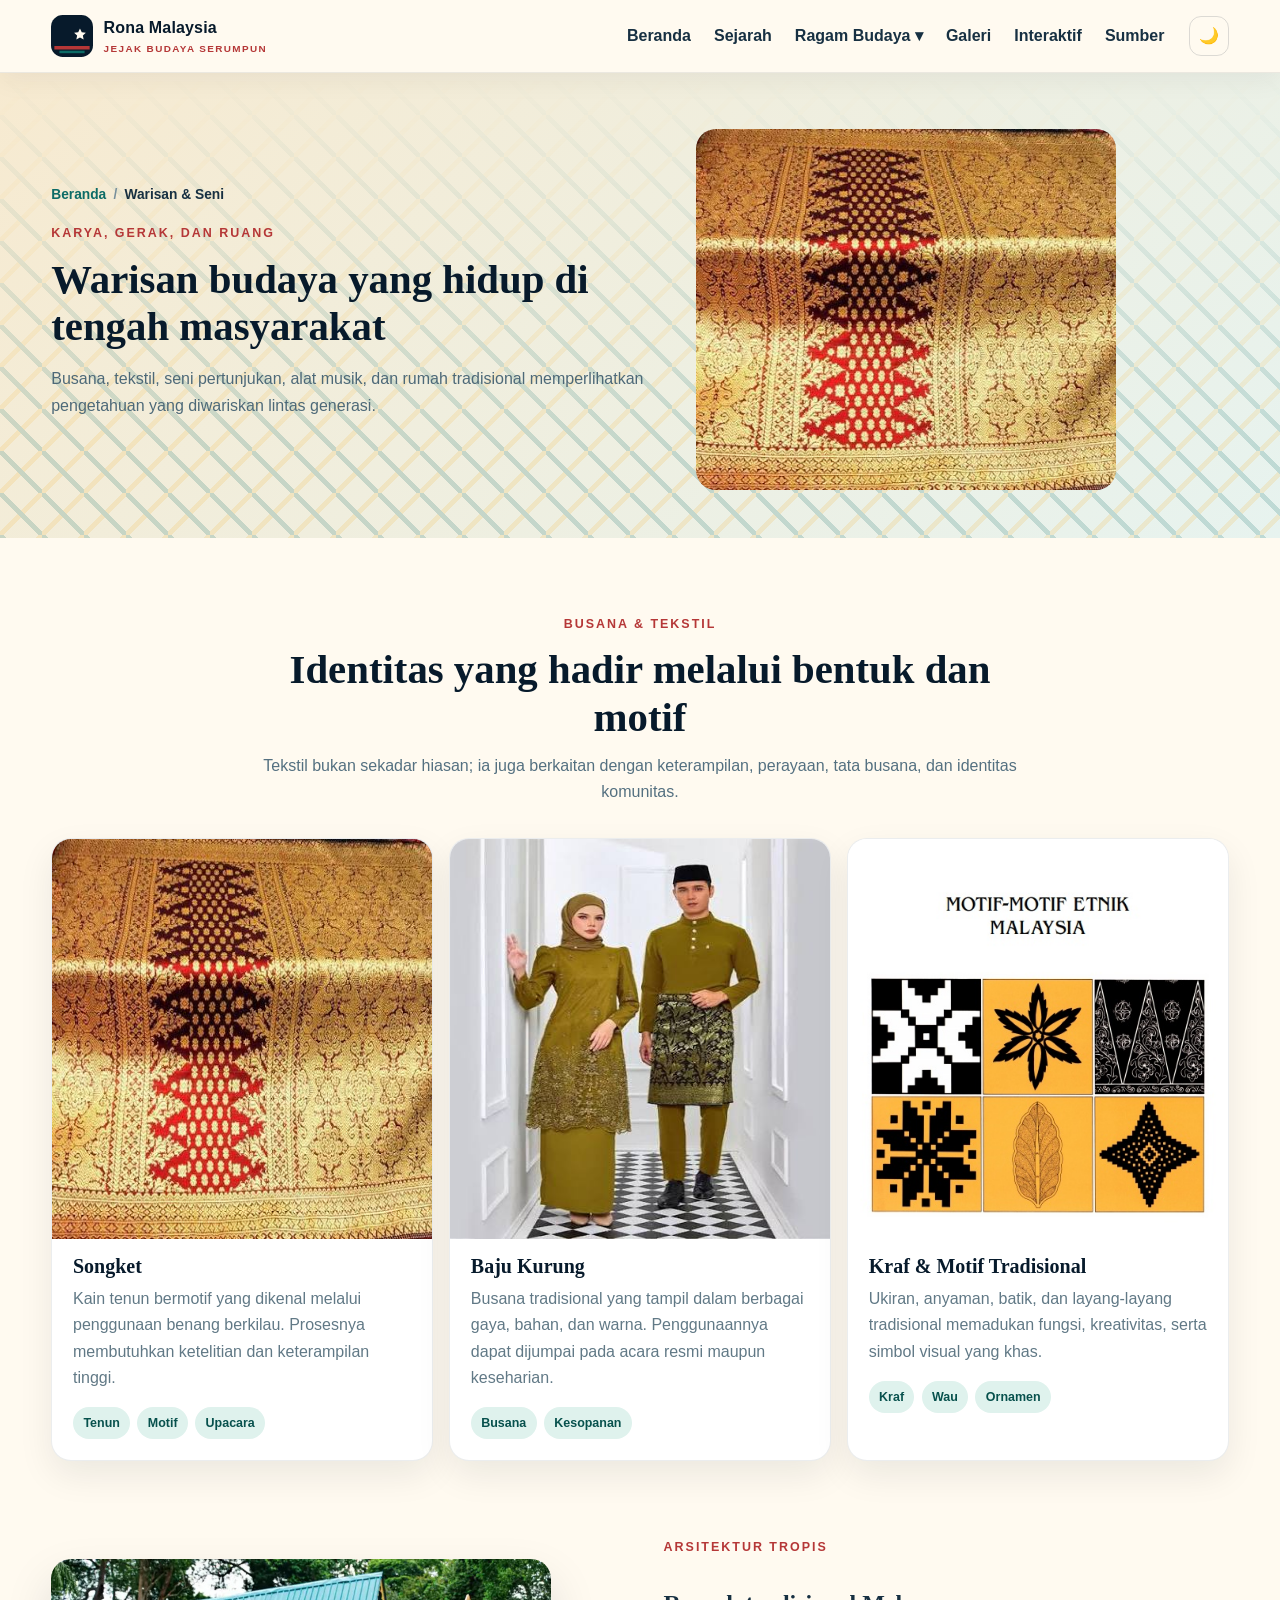
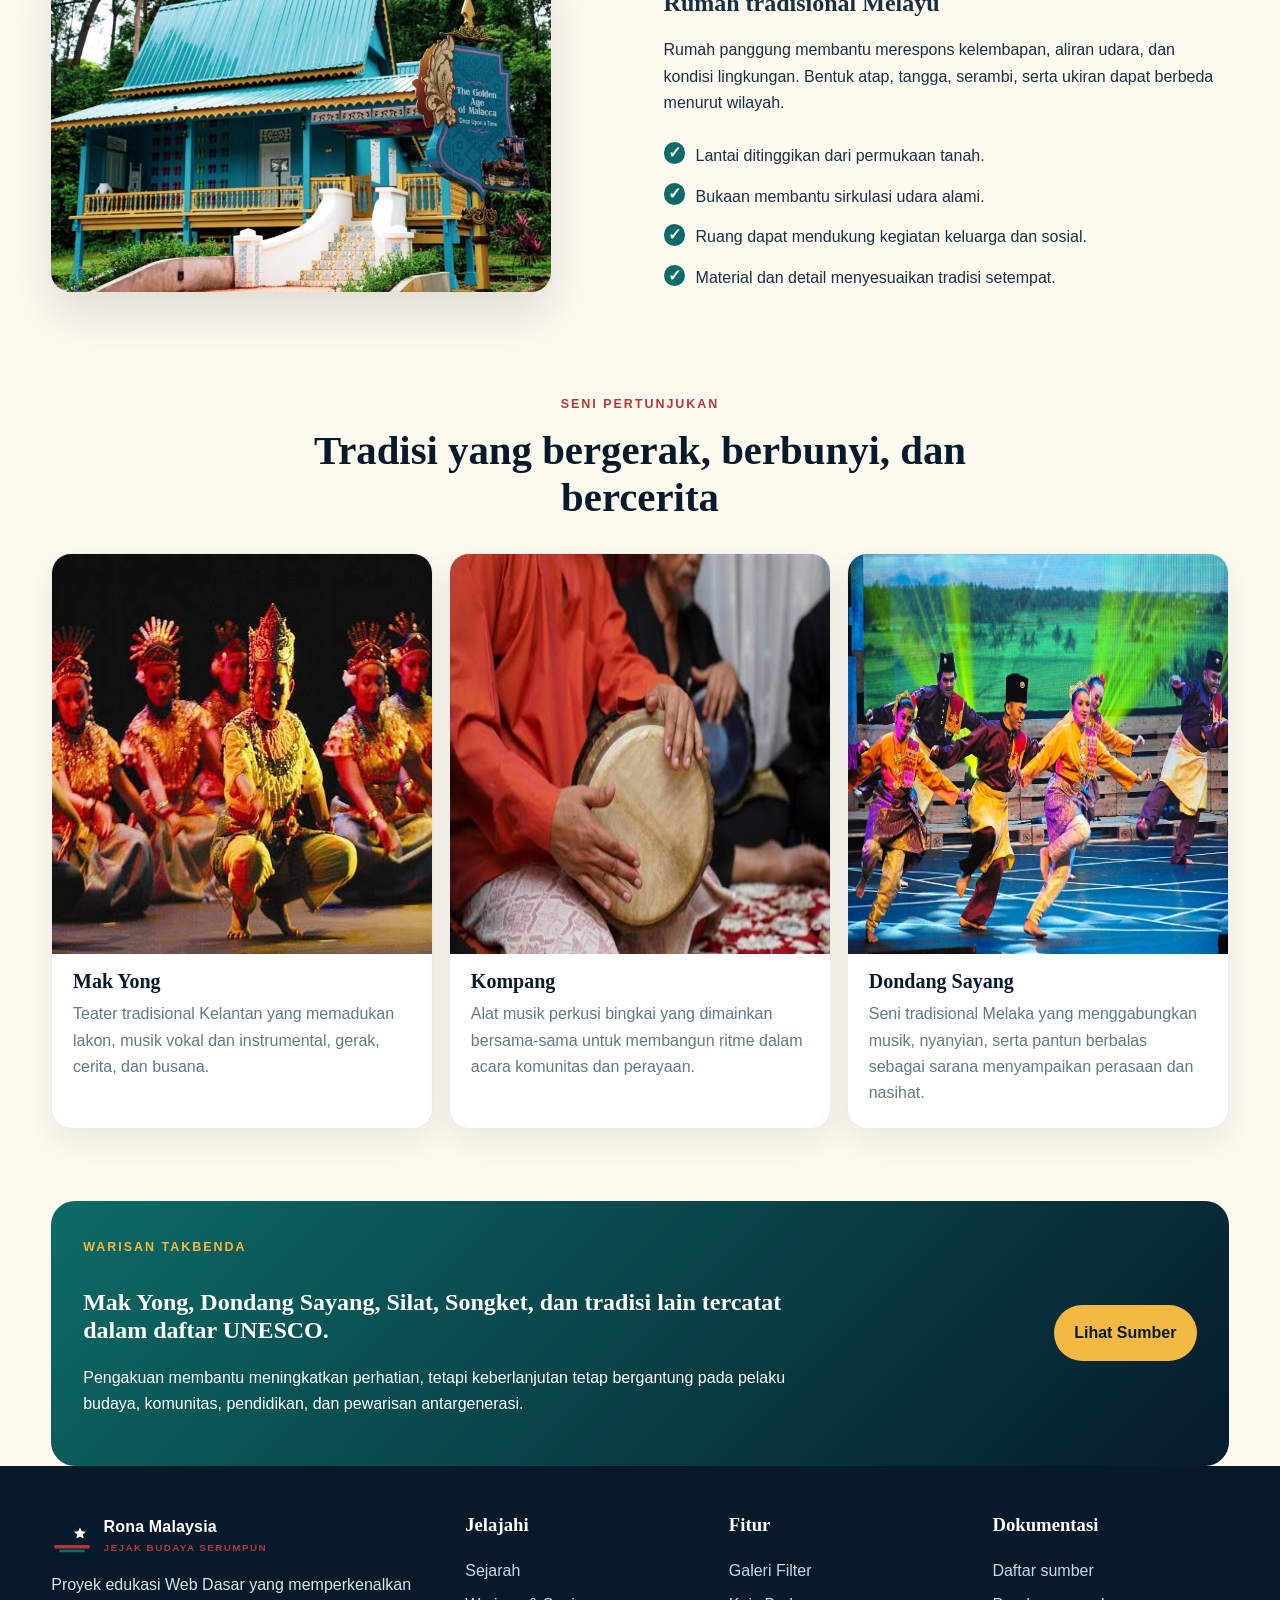
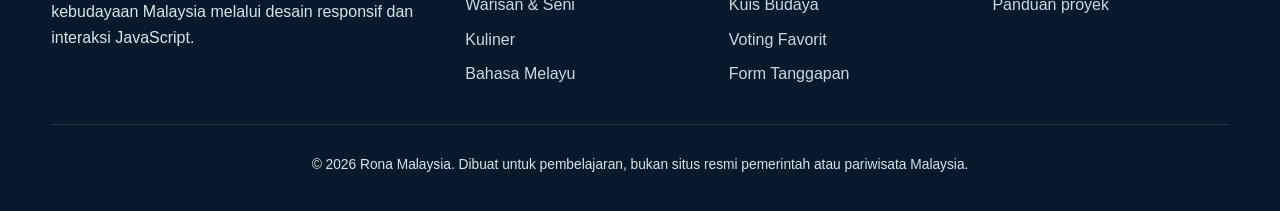
<file: rona-malaysia/warisan.html>
<!DOCTYPE html>
<html lang="id">
<head>
  <meta charset="UTF-8">
  <meta http-equiv="X-UA-Compatible" content="IE=edge">
  <meta name="viewport" content="width=device-width, initial-scale=1.0">
  <meta name="description" content="Rona Malaysia - website edukatif interaktif tentang sejarah, bahasa, kuliner, seni, dan warisan budaya Malaysia.">
  <meta name="theme-color" content="#071a2b">
  <title>Warisan dan Seni | Rona Malaysia</title>
  <link rel="icon" href="assets/img/logo-mark.svg" type="image/svg+xml">
  <link rel="stylesheet" href="assets/css/style.css">
</head>
<body>
  <a class="skip-link" href="#mainContent">Lewati ke konten utama</a>
  <header class="site-header">
    <div class="container nav-wrap">
      <a class="brand" href="index.html" aria-label="Rona Malaysia - Beranda">
        <img src="assets/img/logo-mark.svg" alt="Logo Rona Malaysia">
        <span>Rona Malaysia<small>Jejak budaya serumpun</small></span>
      </a>

      <div class="nav-actions">
        <button class="icon-button" id="themeToggle" type="button" aria-label="Aktifkan mode gelap">☾</button>
      </div>

      <button class="nav-toggle" id="navToggle" type="button" aria-label="Buka navigasi" aria-controls="mainNav" aria-expanded="false">☰</button>

      <nav class="main-nav" id="mainNav" aria-label="Navigasi utama">
        <ul>
          <li><a href="index.html">Beranda</a></li>
          <li><a href="sejarah.html">Sejarah</a></li>
          <li class="dropdown">
            <button class="dropdown-toggle" type="button" aria-expanded="false">Ragam Budaya ▾</button>
            <ul class="dropdown-menu">
              <li><a href="warisan.html" class="active" aria-current="page">Warisan &amp; Seni</a></li>
              <li><a href="kuliner.html">Kuliner</a></li>
              <li><a href="bahasa.html">Bahasa Melayu</a></li>
            </ul>
          </li>
          <li><a href="galeri.html">Galeri</a></li>
          <li><a href="interaktif.html">Interaktif</a></li>
          <li><a href="sumber.html">Sumber</a></li>
        </ul>
      </nav>
    </div>
  </header>

  <main id="mainContent">
    <section class="page-hero">
      <div class="container page-hero-grid">
        <div class="page-hero-copy">
          <nav class="breadcrumb" aria-label="Breadcrumb"><a href="index.html">Beranda</a><span>/</span><strong>Warisan &amp; Seni</strong></nav>
          <span class="eyebrow">Karya, gerak, dan ruang</span>
          <h1>Warisan budaya yang hidup di tengah masyarakat</h1>
          <p>Busana, tekstil, seni pertunjukan, alat musik, dan rumah tradisional memperlihatkan pengetahuan yang diwariskan lintas generasi.</p>
        </div>
        <img src="assets/img/SongketMlay.jpeg" width="650px" height="auto" style="border-radius: 20px;" alt="Songket">
      </div>
    </section>

    <section class="section">
      <div class="container">
        <div class="section-title reveal">
          <span class="eyebrow">Busana &amp; tekstil</span>
          <h2>Identitas yang hadir melalui bentuk dan motif</h2>
          <p>Tekstil bukan sekadar hiasan; ia juga berkaitan dengan keterampilan, perayaan, tata busana, dan identitas komunitas.</p>
        </div>
        <div class="card-grid">
          <article class="card reveal">
            <div class="card-media"><img src="assets/img/SongketMlay.jpeg" height="400px"></div>
            <!-- class="index-dark"-->
            <h3 class="index-dark">Songket</h3>
            <p>Kain tenun bermotif yang dikenal melalui penggunaan benang berkilau. Prosesnya membutuhkan ketelitian dan keterampilan tinggi.</p>
            <ul class="tag-list"><li>Tenun</li><li>Motif</li><li>Upacara</li></ul>
          </article>
          <article class="card reveal">
            <div class="card-media"><img src="assets/img/BajuKrung.jpeg" height="400px" alt="Baju Kurung"></div>
            <h3 class="index-dark">Baju Kurung</h3>
            <p>Busana tradisional yang tampil dalam berbagai gaya, bahan, dan warna. Penggunaannya dapat dijumpai pada acara resmi maupun keseharian.</p>
            <ul class="tag-list"><li>Busana</li><li>Kesopanan</li></ul>
          </article>
          <article class="card reveal">
            <div class="card-media"><img src="assets/img/MotifTrdisionalMlay.jpg" height="400px" alt="Wau Bulan"></div>
            <h3 class="index-dark">Kraf &amp; Motif Tradisional</h3>
            <p>Ukiran, anyaman, batik, dan layang-layang tradisional memadukan fungsi, kreativitas, serta simbol visual yang khas.</p>
            <ul class="tag-list"><li>Kraf</li><li>Wau</li><li>Ornamen</li></ul>
          </article>
        </div>
      </div>
    </section>

    <section class="section-sm">
      <div class="container split">
        <div class="split-media reveal"><img src="assets/img/RumahMalay.jpg" width="500px" height="auto" style="border-radius: 20px;" alt="Rumah Malay"></div>
        <div class="split-copy reveal">
          <span class="eyebrow">Arsitektur tropis</span>
          <h2>Rumah tradisional Melayu</h2>
          <p>Rumah panggung membantu merespons kelembapan, aliran udara, dan kondisi lingkungan. Bentuk atap, tangga, serambi, serta ukiran dapat berbeda menurut wilayah.</p>
          <ul class="check-list">
            <li>Lantai ditinggikan dari permukaan tanah.</li>
            <li>Bukaan membantu sirkulasi udara alami.</li>
            <li>Ruang dapat mendukung kegiatan keluarga dan sosial.</li>
            <li>Material dan detail menyesuaikan tradisi setempat.</li>
          </ul>
        </div>
      </div>
    </section>

    <section class="section">
      <div class="container">
        <div class="section-title reveal">
          <span class="eyebrow">Seni pertunjukan</span>
          <h2>Tradisi yang bergerak, berbunyi, dan bercerita</h2>
        </div>
        <div class="feature-grid">
          <article class="card reveal">
            <div class="card-media"><img src="assets/img/MakYong.jpeg" height="400px" alt="Mak Yong"></div>
            <h3 class="index-dark">Mak Yong</h3>
            <p>Teater tradisional Kelantan yang memadukan lakon, musik vokal dan instrumental, gerak, cerita, dan busana.</p>
          </article>
          <article class="card reveal">
            <div class="card-media"><img src="assets/img/Kompang.jpeg" height="400px" alt="kompang"></div>
            <h3 class="index-dark">Kompang</h3>
            <p>Alat musik perkusi bingkai yang dimainkan bersama-sama untuk membangun ritme dalam acara komunitas dan perayaan.</p>
          </article>
          <article class="card reveal">
            <div class="card-media"><img src="assets/img/DondangSayang.jpg" height="400px" alt="Dondang Sayang"></div>
            <h3 class="index-dark">Dondang Sayang</h3>
            <p>Seni tradisional Melaka yang menggabungkan musik, nyanyian, serta pantun berbalas sebagai sarana menyampaikan perasaan dan nasihat.</p>
          </article>
        </div>
      </div>
    </section>

    <section class="section-sm">
      <div class="container">
        <div class="feature-strip reveal">
          <div class="feature-strip-inner">
            <div>
              <span class="eyebrow" style="color:#f4b942">Warisan takbenda</span>
              <h2>Mak Yong, Dondang Sayang, Silat, Songket, dan tradisi lain tercatat dalam daftar UNESCO.</h2>
              <p>Pengakuan membantu meningkatkan perhatian, tetapi keberlanjutan tetap bergantung pada pelaku budaya, komunitas, pendidikan, dan pewarisan antargenerasi.</p>
            </div>
            <a class="btn btn-secondary" href="sumber.html">Lihat Sumber</a>
          </div>
        </div>
      </div>
    </section>
  </main>

  <footer class="site-footer">
    <div class="container">
      <div class="footer-grid">
        <div class="footer-brand">
          <a class="brand" href="index.html">
            <img src="assets/img/logo-mark.svg" alt="Logo Rona Malaysia">
            <span>Rona Malaysia<small>Jejak budaya serumpun</small></span>
          </a>
          <p>Proyek edukasi Web Dasar yang memperkenalkan kebudayaan Malaysia melalui desain responsif dan interaksi JavaScript.</p>
        </div>
        <div>
          <h3>Jelajahi</h3>
          <ul class="footer-links">
            <li><a href="sejarah.html">Sejarah</a></li>
            <li><a href="warisan.html">Warisan &amp; Seni</a></li>
            <li><a href="kuliner.html">Kuliner</a></li>
            <li><a href="bahasa.html">Bahasa Melayu</a></li>
          </ul>
        </div>
        <div>
          <h3>Fitur</h3>
          <ul class="footer-links">
            <li><a href="galeri.html">Galeri Filter</a></li>
            <li><a href="interaktif.html#kuis">Kuis Budaya</a></li>
            <li><a href="interaktif.html#voting">Voting Favorit</a></li>
            <li><a href="interaktif.html#feedback">Form Tanggapan</a></li>
          </ul>
        </div>
        <div>
          <h3>Dokumentasi</h3>
          <ul class="footer-links">
            <li><a href="sumber.html">Daftar sumber</a></li>
            <li><a href="README.md">Panduan proyek</a></li>
          </ul>
        </div>
      </div>
      <div class="footer-bottom">
        <p>&copy; <span class="current-year">2026</span> Rona Malaysia. Dibuat untuk pembelajaran, bukan situs resmi pemerintah atau pariwisata Malaysia.</p>
      </div>
    </div>
  </footer>
  <button class="back-to-top" id="backToTop" type="button" aria-label="Kembali ke atas">↑</button>
  <script src="assets/js/data.js"></script>
  <script src="assets/js/app.js"></script>
</body>
</html>
</file>
<file: rona-malaysia/assets/css/style.css>
* {
  -webkit-box-sizing: border-box;
  -moz-box-sizing: border-box;
  box-sizing: border-box;
}

html {
  scroll-behavior: smooth;
  background: #fffaf0;
}

body {
  margin: 0;
  color: #173042;
  background: #fffaf0;
  font-family: "Segoe UI", Arial, Helvetica, sans-serif;
  line-height: 1.65;
  overflow-x: hidden;
}

body.dark-mode {
  color: #ecf6f4;
  background: #071a2b;
}

.dark-mode .index-dark{
  color: #ecf6f4;
}

img {
  display: block;
}

a {
  color: #0c6b66;
  text-decoration: none;
}

a:hover,
a:focus {
  color: #074943;
}

button,
input,
select,
textarea {
  font: inherit;
}

button {
  cursor: pointer;
}

.skip-link {
  position: absolute;
  left: -9999px;
  top: 0;
  z-index: 9999;
  padding: 0.8rem 1rem;
  color: #071a2b;
  background: #f4b942;
  border-radius: 0 0 10px 0;
  font-weight: 700;
}

.skip-link:focus {
  left: 0;
}

.container {
  width: 92%;
  max-width: 1180px;
  margin: 0 auto;
}

.section {
  padding: 4.5rem 0;
}

.section-title {
  max-width: 760px;
  margin: 0 auto 2rem;
  text-align: center;
}

.section-title .eyebrow,
.eyebrow {
  display: inline-block;
  margin-bottom: 0.75rem;
  color: #b53737;
  font-size: 0.78rem;
  font-weight: 800;
  letter-spacing: 0.16em;
  text-transform: uppercase;
}

.section-title h2,
.page-hero h1,
.hero h1,
h1,
h2,
h3 {
  font-family: Georgia, "Times New Roman", serif;
  line-height: 1.16;
}

.section-title h2,
.page-hero h1 {
  margin: 0 0 0.75rem;
  color: #071a2b;
  font-size: 2.05rem;
}

.section-title p {
  margin: 0;
  color: #547080;
}

.dark-mode .section-title h2,
.dark-mode .page-hero h1,
.dark-mode h1,
.dark-mode h2,
.dark-mode h3 {
  color: #fffaf0;
}

.dark-mode .section-title p,
.dark-mode .muted {
  color: #bdd0d7;
}

.muted {
  color: #607b89;
}

.text-center {
  text-align: center;
}

.sr-only {
  position: absolute;
  width: 1px;
  height: 1px;
  padding: 0;
  margin: -1px;
  overflow: hidden;
  clip: rect(0, 0, 0, 0);
  white-space: nowrap;
  border: 0;
}

.site-header {
  position: relative;
  z-index: 200;
  background: rgba(255, 250, 240, 0.97);
  border-bottom: 1px solid rgba(7, 26, 43, 0.08);
  -webkit-box-shadow: 0 8px 26px rgba(7, 26, 43, 0.05);
  box-shadow: 0 8px 26px rgba(7, 26, 43, 0.05);
}

.dark-mode .site-header {
  background: rgba(7, 26, 43, 0.97);
  border-bottom-color: rgba(255, 255, 255, 0.1);
}

.nav-wrap {
  min-height: 72px;
  display: -webkit-box;
  display: -ms-flexbox;
  display: flex;
  -webkit-box-align: center;
  -ms-flex-align: center;
  align-items: center;
  -webkit-box-pack: justify;
  -ms-flex-pack: justify;
  justify-content: space-between;
  position: relative;
}

.brand {
  display: -webkit-box;
  display: -ms-flexbox;
  display: flex;
  -webkit-box-align: center;
  -ms-flex-align: center;
  align-items: center;
  gap: 0.65rem;
  color: #071a2b;
  font-weight: 800;
  letter-spacing: 0.01em;
}

.dark-mode .brand {
  color: #fffaf0;
}

.brand img {
  width: 42px;
  height: 42px;
}

.brand small {
  display: block;
  color: #b53737;
  font-size: 0.62rem;
  font-weight: 800;
  letter-spacing: 0.14em;
  text-transform: uppercase;
}

.nav-toggle {
  width: 44px;
  height: 44px;
  border: 0;
  border-radius: 12px;
  color: #fff;
  background: #0c6b66;
  font-size: 1.25rem;
}

.main-nav {
  display: none;
  position: absolute;
  left: 0;
  right: 0;
  top: 72px;
  padding: 1rem;
  background: #fffaf0;
  border-radius: 0 0 18px 18px;
  -webkit-box-shadow: 0 18px 40px rgba(7, 26, 43, 0.12);
  box-shadow: 0 18px 40px rgba(7, 26, 43, 0.12);
}

.dark-mode .main-nav {
  background: #0c2638;
}

.main-nav.is-open {
  display: block;
  -webkit-animation: navDrop 0.25s ease both;
  animation: navDrop 0.25s ease both;
}

.main-nav ul {
  list-style: none;
  margin: 0;
  padding: 0;
}

.main-nav li {
  position: relative;
}

.main-nav a,
.dropdown-toggle {
  width: 100%;
  display: block;
  padding: 0.72rem 0.8rem;
  color: #173042;
  background: transparent;
  border: 0;
  text-align: left;
  font-weight: 700;
  border-radius: 10px;
  -webkit-transition: background 0.2s ease, color 0.2s ease, -webkit-transform 0.2s ease;
  transition: background 0.2s ease, color 0.2s ease, transform 0.2s ease;
}

.dark-mode .main-nav a,
.dark-mode .dropdown-toggle {
  color: #ecf6f4;
}

.main-nav a:hover,
.main-nav a:focus,
.dropdown-toggle:hover,
.dropdown-toggle:focus,
.main-nav a.active {
  color: #0c6b66;
  background: rgba(12, 107, 102, 0.1);
}

.dark-mode .main-nav a:hover,
.dark-mode .main-nav a:focus,
.dark-mode .dropdown-toggle:hover,
.dark-mode .dropdown-toggle:focus,
.dark-mode .main-nav a.active {
  color: #f4b942;
  background: rgba(244, 185, 66, 0.12);
}

.dropdown-menu {
  display: none;
  padding: 0.35rem 0 0.55rem 0.75rem !important;
}

.dropdown.is-open .dropdown-menu {
  display: block;
}

.nav-actions {
  display: -webkit-box;
  display: -ms-flexbox;
  display: flex;
  gap: 0.5rem;
  margin-left: auto;
  margin-right: 0.55rem;
}

.icon-button {
  width: 40px;
  height: 40px;
  border: 1px solid rgba(7, 26, 43, 0.14);
  border-radius: 12px;
  color: #173042;
  background: transparent;
  -webkit-transition: all 0.25s ease;
  transition: all 0.25s ease;
}

.icon-button:hover,
.icon-button:focus {
  color: #fff;
  background: #b53737;
  border-color: #b53737;
  -webkit-transform: translateY(-2px) rotate(-4deg);
  transform: translateY(-2px) rotate(-4deg);
}

.dark-mode .icon-button {
  color: #fff;
  border-color: rgba(255, 255, 255, 0.22);
}

.btn-row {
  display: -webkit-box;
  display: -ms-flexbox;
  display: flex;
  -ms-flex-wrap: wrap;
  flex-wrap: wrap;
  gap: 0.75rem;
}

.btn {
  display: inline-block;
  min-height: 46px;
  padding: 0.78rem 1.15rem;
  border: 2px solid transparent;
  border-radius: 999px;
  text-align: center;
  font-weight: 800;
  -webkit-transition: all 0.25s ease;
  transition: all 0.25s ease;
}

.btn:hover,
.btn:focus {
  -webkit-transform: translateY(-3px);
  transform: translateY(-3px);
  -webkit-box-shadow: 0 12px 24px rgba(7, 26, 43, 0.15);
  box-shadow: 0 12px 24px rgba(7, 26, 43, 0.15);
}

.btn-primary {
  color: #fff;
  background: #0c6b66;
}

.btn-primary:hover,
.btn-primary:focus {
  color: #fff;
  background: #074943;
}

.btn-secondary {
  color: #071a2b;
  background: #f4b942;
}

.btn-secondary:hover,
.btn-secondary:focus {
  color: #071a2b;
  background: #e8a91f;
}

.btn-outline {
  color: #0c6b66;
  background: transparent;
  border-color: #0c6b66;
}

.btn-outline:hover,
.btn-outline:focus {
  color: #fff;
  background: #0c6b66;
}

.btn-danger {
  color: #fff;
  background: #b53737;
}

.btn-small {
  min-height: 38px;
  padding: 0.55rem 0.9rem;
  font-size: 0.88rem;
}

.hero {
  position: relative;
  overflow: hidden;
  padding: 4.2rem 0 3.5rem;
  background:
    radial-gradient(circle at 10% 15%, rgba(244, 185, 66, 0.22), transparent 25%),
    radial-gradient(circle at 90% 10%, rgba(12, 107, 102, 0.18), transparent 28%),
    linear-gradient(145deg, #fffaf0 0%, #f5ede0 100%);
}

.dark-mode .hero {
  background:
    radial-gradient(circle at 10% 15%, rgba(244, 185, 66, 0.17), transparent 25%),
    radial-gradient(circle at 90% 10%, rgba(12, 107, 102, 0.26), transparent 28%),
    linear-gradient(145deg, #071a2b 0%, #0c2638 100%);
}

.hero:before,
.page-hero:before {
  content: "";
  position: absolute;
  inset: 0;
  opacity: 0.18;
  background-image:
    linear-gradient(45deg, transparent 46%, #0c6b66 46%, #0c6b66 54%, transparent 54%),
    linear-gradient(-45deg, transparent 46%, #f4b942 46%, #f4b942 54%, transparent 54%);
  background-size: 42px 42px;
  -webkit-mask-image: linear-gradient(to bottom, transparent, #000 80%);
  mask-image: linear-gradient(to bottom, transparent, #000 80%);
  pointer-events: none;
}

.hero-grid {
  position: relative;
  display: -webkit-box;
  display: -ms-flexbox;
  display: flex;
  -webkit-box-orient: vertical;
  -webkit-box-direction: normal;
  -ms-flex-direction: column;
  flex-direction: column;
  gap: 2.4rem;
  -webkit-box-align: center;
  -ms-flex-align: center;
  align-items: center;
}

.hero-copy {
  max-width: 650px;
  text-align: center;
}

.hero h1 {
  margin: 0 0 1rem;
  color: #071a2b;
  font-size: 2.75rem;
}

.hero h1 .accent {
  position: relative;
  color: #b53737;
  white-space: nowrap;
}

.hero h1 .accent:after {
  content: "";
  position: absolute;
  left: 4%;
  right: 4%;
  bottom: -5px;
  height: 8px;
  background: #f4b942;
  border-radius: 20px;
  opacity: 0.8;
  -webkit-transform: rotate(-1deg);
  transform: rotate(-1deg);
  z-index: -1;
}

.hero p {
  margin: 0 auto 1.5rem;
  color: #4f6978;
  font-size: 1.05rem;
}

.dark-mode .hero h1,
.dark-mode .hero p {
  color: #fffaf0;
}

.hero .btn-row {
  -webkit-box-pack: center;
  -ms-flex-pack: center;
  justify-content: center;
}

.hero-art {
  width: 100%;
  max-width: 650px;
  margin-right: auto;
  position: relative;
  -webkit-animation: floatSlow 5s ease-in-out infinite;
  animation: floatSlow 5s ease-in-out infinite;
}

.hero-badge {
  position: absolute;
  right: 2%;
  bottom: 7%;
  max-width: 190px;
  padding: 0.8rem 1rem;
  border-radius: 16px;
  color: #071a2b;
  background: rgba(255, 255, 255, 0.94);
  -webkit-box-shadow: 0 16px 35px rgba(7, 26, 43, 0.18);
  box-shadow: 0 16px 35px rgba(7, 26, 43, 0.18);
  font-weight: 800;
  -webkit-animation: pulseBadge 2.8s ease-in-out infinite;
  animation: pulseBadge 2.8s ease-in-out infinite;
}

.hero-badge small {
  display: block;
  color: #b53737;
  font-size: 0.68rem;
  text-transform: uppercase;
  letter-spacing: 0.1em;
}

.type-line {
  min-height: 1.8rem;
  margin-bottom: 1rem;
  color: #0c6b66;
  font-weight: 800;
}

.type-cursor {
  display: inline-block;
  margin-left: 2px;
  color: #b53737;
  -webkit-animation: blink 0.8s steps(2, start) infinite;
  animation: blink 0.8s steps(2, start) infinite;
}

.page-hero {
  position: relative;
  overflow: hidden;
  padding: 3.5rem 0 3rem;
  background: linear-gradient(135deg, #f7ead0 0%, #e7f3ef 100%);
}

.dark-mode .page-hero {
  background: linear-gradient(135deg, #0c2638 0%, #123d42 100%);
}

.page-hero-grid {
  position: relative;
  display: -webkit-box;
  display: -ms-flexbox;
  display: flex;
  -webkit-box-orient: vertical;
  -webkit-box-direction: normal;
  -ms-flex-direction: column;
  flex-direction: column;
  gap: 2rem;
  -webkit-box-align: center;
  -ms-flex-align: center;
  align-items: center;
}

.page-hero-copy {
  max-width: 650px;
  text-align: center;
}

.page-hero p {
  color: #4d6978;
}

.dark-mode .page-hero p {
  color: #d0e0e5;
}

.page-hero img {
  width: 100%;
  max-width: 420px;
  -webkit-animation: floatSlow 5.5s ease-in-out infinite;
  animation: floatSlow 5.5s ease-in-out infinite;
}

.breadcrumb {
  display: -webkit-box;
  display: -ms-flexbox;
  display: flex;
  -webkit-box-pack: center;
  -ms-flex-pack: center;
  justify-content: center;
  -ms-flex-wrap: wrap;
  flex-wrap: wrap;
  gap: 0.45rem;
  margin-bottom: 0.8rem;
  font-size: 0.86rem;
  font-weight: 700;
}

.breadcrumb span {
  color: #78909c;
}

.card-grid,
.feature-grid,
.gallery-grid,
.food-grid,
.quote-grid,
.stat-grid,
.source-grid {
  display: -webkit-box;
  display: -ms-flexbox;
  display: flex;
  -ms-flex-wrap: wrap;
  flex-wrap: wrap;
  gap: 1rem;
}

.card-grid > *,
.feature-grid > *,
.gallery-grid > *,
.food-grid > *,
.quote-grid > *,
.stat-grid > *,
.source-grid > * {
  width: 100%;
}

.card {
  position: relative;
  overflow: hidden;
  padding: 1.3rem;
  border: 1px solid rgba(7, 26, 43, 0.08);
  border-radius: 20px;
  background: #fff;
  -webkit-box-shadow: 0 14px 35px rgba(7, 26, 43, 0.08);
  box-shadow: 0 14px 35px rgba(7, 26, 43, 0.08);
  -webkit-transition: -webkit-transform 0.25s ease, -webkit-box-shadow 0.25s ease;
  transition: transform 0.25s ease, box-shadow 0.25s ease;
}

.card:hover {
  -webkit-transform: translateY(-6px);
  transform: translateY(-6px);
  -webkit-box-shadow: 0 20px 42px rgba(7, 26, 43, 0.14);
  box-shadow: 0 20px 42px rgba(7, 26, 43, 0.14);
}

.dark-mode .card,
.dark-mode .quiz-panel,
.dark-mode .form-card,
.dark-mode .timeline-content,
.dark-mode .phrase-card,
.dark-mode .fact-box,
.dark-mode .modal-content {
  color: #ecf6f4;
  background: #0c2638;
  border-color: rgba(255, 255, 255, 0.1);
}

.card h3 {
  margin: 0.4rem 0 0.5rem;
  color: #071a2b;
  font-size: 1.25rem;
}

.card p {
  margin: 0;
  color: #617986;
}

.dark-mode .card p {
  color: #bfd1d6;
}

.card-icon {
  width: 54px;
  height: 54px;
  display: -webkit-box;
  display: -ms-flexbox;
  display: flex;
  -webkit-box-align: center;
  -ms-flex-align: center;
  align-items: center;
  -webkit-box-pack: center;
  -ms-flex-pack: center;
  justify-content: center;
  border-radius: 16px;
  color: #071a2b;
  background: #f4b942;
  font-size: 1.5rem;
}

.card-media {
  margin: -1.3rem -1.3rem 1rem;
  overflow: hidden;
  background: #f6ead8;
}

.card-media img {
  width: 100%;
  -webkit-transition: -webkit-transform 0.45s ease;
  transition: transform 0.45s ease;
}

.card:hover .card-media img {
  -webkit-transform: scale(1.045);
  transform: scale(1.045);
}

.tag-list {
  list-style: none;
  display: -webkit-box;
  display: -ms-flexbox;
  display: flex;
  -ms-flex-wrap: wrap;
  flex-wrap: wrap;
  gap: 0.45rem;
  margin: 1rem 0 0;
  padding: 0;
}

.tag-list li,
.tag {
  display: inline-block;
  padding: 0.35rem 0.65rem;
  border-radius: 999px;
  color: #07514d;
  background: #dff2ed;
  font-size: 0.78rem;
  font-weight: 800;
}

.dark-mode .tag-list li,
.dark-mode .tag {
  color: #b8efe4;
  background: #123f42;
}

.split {
  display: -webkit-box;
  display: -ms-flexbox;
  display: flex;
  -webkit-box-orient: vertical;
  -webkit-box-direction: normal;
  -ms-flex-direction: column;
  flex-direction: column;
  gap: 2rem;
  -webkit-box-align: center;
  -ms-flex-align: center;
  align-items: center;
}

.split-media,
.split-copy {
  width: 100%;
}

.split-media img {
  border-radius: 24px;
  background: #f6ead8;
  -webkit-box-shadow: 0 22px 48px rgba(7, 26, 43, 0.13);
  box-shadow: 0 22px 48px rgba(7, 26, 43, 0.13);
}

.check-list {
  list-style: none;
  margin: 1.2rem 0;
  padding: 0;
}

.check-list li {
  position: relative;
  padding: 0.45rem 0 0.45rem 2rem;
}

.check-list li:before {
  content: "✓";
  position: absolute;
  left: 0;
  top: 0.42rem;
  width: 1.35rem;
  height: 1.35rem;
  border-radius: 50%;
  color: #fff;
  background: #0c6b66;
  text-align: center;
  line-height: 1.35rem;
  font-weight: 900;
}

.timeline {
  position: relative;
  max-width: 900px;
  margin: 0 auto;
  padding-left: 1.25rem;
}

.timeline:before {
  content: "";
  position: absolute;
  left: 0.34rem;
  top: 0;
  bottom: 0;
  width: 3px;
  background: linear-gradient(#0c6b66, #f4b942, #b53737);
}

.timeline-item {
  position: relative;
  margin-bottom: 1.4rem;
  padding-left: 1.2rem;
}

.timeline-dot {
  position: absolute;
  left: -1.42rem;
  top: 1.3rem;
  width: 15px;
  height: 15px;
  border: 4px solid #fffaf0;
  border-radius: 50%;
  background: #b53737;
  -webkit-box-shadow: 0 0 0 3px #0c6b66;
  box-shadow: 0 0 0 3px #0c6b66;
}

.dark-mode .timeline-dot {
  border-color: #071a2b;
}

.timeline-content {
  padding: 1.25rem;
  border-radius: 18px;
  background: #fff;
  border: 1px solid rgba(7, 26, 43, 0.08);
  -webkit-box-shadow: 0 12px 30px rgba(7, 26, 43, 0.07);
  box-shadow: 0 12px 30px rgba(7, 26, 43, 0.07);
}

.timeline-content time {
  color: #b53737;
  font-weight: 900;
}

.timeline-content h3 {
  margin: 0.2rem 0 0.45rem;
}

.timeline-content p {
  margin: 0;
}

.feature-strip {
  overflow: hidden;
  border-radius: 24px;
  color: #fff;
  background: linear-gradient(135deg, #0c6b66 0%, #071a2b 100%);
}

.feature-strip-inner {
  display: -webkit-box;
  display: -ms-flexbox;
  display: flex;
  -webkit-box-orient: vertical;
  -webkit-box-direction: normal;
  -ms-flex-direction: column;
  flex-direction: column;
  gap: 1.5rem;
  padding: 2rem;
}

.feature-strip h2,
.feature-strip h3 {
  color: #fff;
}

.fact-box {
  max-width: 850px;
  margin: 0 auto;
  padding: 1.5rem;
  border: 2px dashed #0c6b66;
  border-radius: 20px;
  background: #fff;
  text-align: center;
}

.fact-box .fact-text {
  min-height: 3.5rem;
  margin: 0 0 1rem;
  font-family: Georgia, "Times New Roman", serif;
  font-size: 1.15rem;
}

.filter-bar {
  display: -webkit-box;
  display: -ms-flexbox;
  display: flex;
  -ms-flex-wrap: wrap;
  flex-wrap: wrap;
  -webkit-box-pack: center;
  -ms-flex-pack: center;
  justify-content: center;
  gap: 0.55rem;
  margin-bottom: 1.5rem;
}

.filter-btn {
  padding: 0.58rem 0.9rem;
  border: 1px solid #0c6b66;
  border-radius: 999px;
  color: #0c6b66;
  background: transparent;
  font-weight: 800;
  -webkit-transition: all 0.2s ease;
  transition: all 0.2s ease;
}

.filter-btn:hover,
.filter-btn:focus,
.filter-btn.active {
  color: #fff;
  background: #0c6b66;
}

.gallery-item {
  position: relative;
  overflow: hidden;
  min-height: 220px;
  border-radius: 20px;
  background: #f4e7d4;
  -webkit-box-shadow: 0 14px 34px rgba(7, 26, 43, 0.1);
  box-shadow: 0 14px 34px rgba(7, 26, 43, 0.1);
}

.gallery-item.is-hidden {
  display: none;
}

.gallery-item img {
  width: 100%;
  -webkit-transition: -webkit-transform 0.4s ease;
  transition: transform 0.4s ease;
}

.gallery-item:hover img {
  -webkit-transform: scale(1.06);
  transform: scale(1.06);
}

.gallery-overlay {
  position: absolute;
  left: 0;
  right: 0;
  bottom: 0;
  padding: 1.2rem;
  color: #fff;
  background: linear-gradient(transparent, rgba(7, 26, 43, 0.9));
}

.gallery-overlay h3 {
  margin: 2rem 0 0.1rem;
  color: #fff;
}

.gallery-open {
  position: absolute;
  top: 0.75rem;
  right: 0.75rem;
  width: 42px;
  height: 42px;
  border: 0;
  border-radius: 50%;
  color: #071a2b;
  background: #f4b942;
  font-weight: 900;
  -webkit-transition: all 0.2s ease;
  transition: all 0.2s ease;
}

.gallery-open:hover
.gallery-open:focus {
  -webkit-transform: rotate(12deg) scale(1.08);
  transform: rotate(12deg) scale(1.08);
}

.modal {
  display: none;
  position: fixed;
  z-index: 1000;
  inset: 0;
  padding: 1rem;
  background: rgba(3, 14, 24, 0.8);
  overflow-y: auto;
}

.modal.is-open {
  display: -webkit-box;
  display: -ms-flexbox;
  display: flex;
  -webkit-box-align: center;
  -ms-flex-align: center;
  align-items: center;
  -webkit-box-pack: center;
  -ms-flex-pack: center;
  justify-content: center;
  -webkit-animation: fadeIn 0.2s ease both;
  animation: fadeIn 0.2s ease both;
}

.modal-content {
  width: 100%;
  max-width: 760px;
  position: relative;
  overflow: hidden;
  border-radius: 22px;
  background: #fff;
  -webkit-animation: modalPop 0.28s ease both;
  animation: modalPop 0.28s ease both;
}

.modal-close {
  position: absolute;
  top: 0.8rem;
  right: 0.8rem;
  z-index: 2;
  width: 42px;
  height: 42px;
  border: 0;
  border-radius: 50%;
  color: #fff;
  background: #b53737;
  font-size: 1.25rem;
}

.modal-body {
  padding: 1.4rem;
}

.modal-body h2 {
  margin-top: 0;
}

.food-card {
  overflow: hidden;
  border-radius: 20px;
  background: #fff;
  border: 1px solid rgba(7, 26, 43, 0.08);
  -webkit-box-shadow: 0 14px 35px rgba(7, 26, 43, 0.08);
  box-shadow: 0 14px 35px rgba(7, 26, 43, 0.08);
  -webkit-transition: all 0.25s ease;
  transition: all 0.25s ease;
}

.dark-mode .food-card {
  background: #0c2638;
  border-color: rgba(255, 255, 255, 0.1);
}

.food-card:hover {
  -webkit-transform: translateY(-6px) rotate(-0.4deg);
  transform: translateY(-6px) rotate(-0.4deg);
}

.food-card.is-hidden {
  display: none;
}

.food-card img {
  width: 100%;
}

.food-card-content {
  padding: 1.2rem;
}

.food-card h3 {
  margin: 0 0 0.45rem;
}

.food-card p {
  margin: 0 0 0.8rem;
}

.price-note {
  display: inline-block;
  color: #b53737;
  font-weight: 900;
}

.phrase-toolbar {
  display: -webkit-box;
  display: -ms-flexbox;
  display: flex;
  -webkit-box-orient: vertical;
  -webkit-box-direction: normal;
  -ms-flex-direction: column;
  flex-direction: column;
  gap: 0.75rem;
  max-width: 680px;
  margin: 0 auto 1.5rem;
}

.phrase-card {
  max-width: 680px;
  margin: 0 auto;
  padding: 1.5rem;
  border-radius: 22px;
  background: #fff;
  border: 1px solid rgba(7, 26, 43, 0.08);
  -webkit-box-shadow: 0 16px 38px rgba(7, 26, 43, 0.09);
  box-shadow: 0 16px 38px rgba(7, 26, 43, 0.09);
  text-align: center;
}

.phrase-main {
  margin: 0.5rem 0;
  color: #0c6b66;
  font-family: Georgia, "Times New Roman", serif;
  font-size: 1.8rem;
}

.phrase-meaning {
  color: #607b89;
}

.phrase-actions {
  display: -webkit-box;
  display: -ms-flexbox;
  display: flex;
  -ms-flex-wrap: wrap;
  flex-wrap: wrap;
  -webkit-box-pack: center;
  -ms-flex-pack: center;
  justify-content: center;
  gap: 0.6rem;
  margin-top: 1rem;
}

.form-card,
.quiz-panel {
  max-width: 820px;
  margin: 0 auto;
  padding: 1.35rem;
  border-radius: 22px;
  background: #fff;
  border: 1px solid rgba(7, 26, 43, 0.08);
  -webkit-box-shadow: 0 16px 40px rgba(7, 26, 43, 0.09);
  box-shadow: 0 16px 40px rgba(7, 26, 43, 0.09);
}

.form-grid {
  display: -webkit-box;
  display: -ms-flexbox;
  display: flex;
  -ms-flex-wrap: wrap;
  flex-wrap: wrap;
  gap: 1rem;
}

.form-group {
  width: 100%;
}

label {
  display: block;
  margin-bottom: 0.35rem;
  font-weight: 800;
}

input,
select,
textarea {
  width: 100%;
  padding: 0.78rem 0.9rem;
  color: #173042;
  background: #fffdf8;
  border: 1px solid #b9c8ce;
  border-radius: 12px;
  outline: none;
  -webkit-transition: border-color 0.2s ease, -webkit-box-shadow 0.2s ease;
  transition: border-color 0.2s ease, box-shadow 0.2s ease;
}

.dark-mode input,
.dark-mode select,
.dark-mode textarea {
  color: #fff;
  background: #071a2b;
  border-color: #496373;
}

input:focus,
select:focus,
textarea:focus {
  border-color: #0c6b66;
  -webkit-box-shadow: 0 0 0 4px rgba(12, 107, 102, 0.13);
  box-shadow: 0 0 0 4px rgba(12, 107, 102, 0.13);
}

textarea {
  min-height: 120px;
  resize: vertical;
}

.field-error {
  display: block;
  min-height: 1.1rem;
  color: #b53737;
  font-size: 0.8rem;
  font-weight: 700;
}

.form-message {
  display: none;
  margin-top: 1rem;
  padding: 0.85rem 1rem;
  border-radius: 12px;
  font-weight: 800;
}

.form-message.success {
  display: block;
  color: #07514d;
  background: #dff2ed;
}

.form-message.error {
  display: block;
  color: #7d2424;
  background: #f8dddd;
}

.quiz-progress {
  height: 10px;
  margin-bottom: 1.1rem;
  overflow: hidden;
  border-radius: 999px;
  background: #e5ecee;
}

.quiz-progress-bar {
  width: 0;
  height: 100%;
  background: linear-gradient(90deg, #0c6b66, #f4b942);
  -webkit-transition: width 0.35s ease;
  transition: width 0.35s ease;
}

.quiz-meta {
  display: -webkit-box;
  display: -ms-flexbox;
  display: flex;
  -webkit-box-pack: justify;
  -ms-flex-pack: justify;
  justify-content: space-between;
  gap: 1rem;
  margin-bottom: 1rem;
  color: #607b89;
  font-weight: 800;
}

.quiz-question {
  margin: 0 0 1rem;
  font-size: 1.32rem;
}

.quiz-options {
  display: -webkit-box;
  display: -ms-flexbox;
  display: flex;
  -webkit-box-orient: vertical;
  -webkit-box-direction: normal;
  -ms-flex-direction: column;
  flex-direction: column;
  gap: 0.65rem;
}

.quiz-option {
  padding: 0.82rem 1rem;
  border: 1px solid #b8c7ce;
  border-radius: 13px;
  color: #173042;
  background: #fffdf8;
  text-align: left;
  font-weight: 700;
  -webkit-transition: all 0.2s ease;
  transition: all 0.2s ease;
}

.dark-mode .quiz-option {
  color: #ecf6f4;
  background: #071a2b;
  border-color: #496373;
}

.quiz-option:hover,
.quiz-option:focus {
  border-color: #0c6b66;
  -webkit-transform: translateX(4px);
  transform: translateX(4px);
}

.quiz-option.selected {
  color: #fff;
  background: #0c6b66;
  border-color: #0c6b66;
}

.quiz-result {
  display: none;
  text-align: center;
}

.quiz-result.is-visible {
  display: block;
  -webkit-animation: modalPop 0.35s ease both;
  animation: modalPop 0.35s ease both;
}

.score-circle {
  width: 130px;
  height: 130px;
  margin: 0 auto 1rem;
  display: -webkit-box;
  display: -ms-flexbox;
  display: flex;
  -webkit-box-align: center;
  -ms-flex-align: center;
  align-items: center;
  -webkit-box-pack: center;
  -ms-flex-pack: center;
  justify-content: center;
  border: 10px solid #f4b942;
  border-radius: 50%;
  color: #0c6b66;
  background: #fffaf0;
  font-family: Georgia, "Times New Roman", serif;
  font-size: 2rem;
  font-weight: 900;
}

.vote-grid {
  display: -webkit-box;
  display: -ms-flexbox;
  display: flex;
  -ms-flex-wrap: wrap;
  flex-wrap: wrap;
  gap: 1rem;
}

.vote-card {
  width: 100%;
  padding: 1.15rem;
  border: 1px solid rgba(7, 26, 43, 0.1);
  border-radius: 18px;
  background: #fff;
}

.dark-mode .vote-card {
  background: #0c2638;
  border-color: rgba(255, 255, 255, 0.1);
}

.vote-count {
  display: block;
  margin: 0.5rem 0;
  color: #b53737;
  font-size: 1.45rem;
  font-weight: 900;
}

.vote-bar {
  height: 8px;
  margin-bottom: 0.85rem;
  overflow: hidden;
  border-radius: 99px;
  background: #e8edef;
}

.vote-bar span {
  display: block;
  width: 0;
  height: 100%;
  background: #0c6b66;
  -webkit-transition: width 0.4s ease;
  transition: width 0.4s ease;
}

.source-card {
  padding: 1.2rem;
  border-left: 5px solid #0c6b66;
  border-radius: 14px;
  background: #fff;
  -webkit-box-shadow: 0 10px 24px rgba(7, 26, 43, 0.07);
  box-shadow: 0 10px 24px rgba(7, 26, 43, 0.07);
}

.dark-mode .source-card {
  background: #0c2638;
}

.source-card h3 {
  margin: 0 0 0.35rem;
  font-size: 1.1rem;
}

.source-card p {
  margin: 0 0 0.5rem;
}

.callout {
  padding: 1.25rem;
  border-radius: 18px;
  color: #071a2b;
  background: #f4b942;
}

.callout h3 {
  margin-top: 0;
}

.callout p:last-child {
  margin-bottom: 0;
}

.site-footer {
  position: relative;
  overflow: hidden;
  padding: 3rem 0 1.25rem;
  color: #d8e5e7;
  background: #071a2b;
}

.footer-grid {
  display: -webkit-box;
  display: -ms-flexbox;
  display: flex;
  -webkit-box-orient: vertical;
  -webkit-box-direction: normal;
  -ms-flex-direction: column;
  flex-direction: column;
  gap: 1.7rem;
}

.footer-brand {
  max-width: 390px;
}

.footer-brand .brand {
  color: #fff;
}

.site-footer h3 {
  margin-top: 0;
  color: #fff;
}

.footer-links {
  list-style: none;
  margin: 0;
  padding: 0;
}

.footer-links a {
  display: inline-block;
  padding: 0.25rem 0;
  color: #c9dadf;
}

.footer-links a:hover,
.footer-links a:focus {
  color: #f4b942;
  -webkit-transform: translateX(3px);
  transform: translateX(3px);
}

.footer-bottom {
  margin-top: 2rem;
  padding-top: 1rem;
  border-top: 1px solid rgba(255, 255, 255, 0.12);
  text-align: center;
  font-size: 0.86rem;
}

.back-to-top {
  display: none;
  position: fixed;
  right: 1rem;
  bottom: 1rem;
  z-index: 300;
  width: 46px;
  height: 46px;
  border: 0;
  border-radius: 50%;
  color: #071a2b;
  background: #f4b942;
  -webkit-box-shadow: 0 10px 26px rgba(7, 26, 43, 0.25);
  box-shadow: 0 10px 26px rgba(7, 26, 43, 0.25);
  font-weight: 900;
}

.back-to-top.is-visible {
  display: block;
  -webkit-animation: modalPop 0.25s ease both;
  animation: modalPop 0.25s ease both;
}

.reveal {
  opacity: 0;
  -webkit-transform: translateY(24px);
  transform: translateY(24px);
  -webkit-transition: opacity 0.6s ease, -webkit-transform 0.6s ease;
  transition: opacity 0.6s ease, transform 0.6s ease;
}

.reveal.is-visible {
  opacity: 1;
  -webkit-transform: translateY(0);
  transform: translateY(0);
}

@-webkit-keyframes floatSlow {
  0%, 100% { -webkit-transform: translateY(0); transform: translateY(0); }
  50% { -webkit-transform: translateY(-12px); transform: translateY(-12px); }
}

@keyframes floatSlow {
  0%, 100% { -webkit-transform: translateY(0); transform: translateY(0); }
  50% { -webkit-transform: translateY(-12px); transform: translateY(-12px); }
}

@-webkit-keyframes pulseBadge {
  0%, 100% { -webkit-transform: scale(1); transform: scale(1); }
  50% { -webkit-transform: scale(1.04); transform: scale(1.04); }
}

@keyframes pulseBadge {
  0%, 100% { -webkit-transform: scale(1); transform: scale(1); }
  50% { -webkit-transform: scale(1.04); transform: scale(1.04); }
}

@-webkit-keyframes blink {
  50% { opacity: 0; }
}

@keyframes blink {
  50% { opacity: 0; }
}

@-webkit-keyframes navDrop {
  from { opacity: 0; -webkit-transform: translateY(-8px); transform: translateY(-8px); }
  to { opacity: 1; -webkit-transform: translateY(0); transform: translateY(0); }
}

@keyframes navDrop {
  from { opacity: 0; -webkit-transform: translateY(-8px); transform: translateY(-8px); }
  to { opacity: 1; -webkit-transform: translateY(0); transform: translateY(0); }
}

@-webkit-keyframes fadeIn {
  from { opacity: 0; }
  to { opacity: 1; }
}

@keyframes fadeIn {
  from { opacity: 0; }
  to { opacity: 1; }
}

@-webkit-keyframes modalPop {
  from { opacity: 0; -webkit-transform: scale(0.94) translateY(10px); transform: scale(0.94) translateY(10px); }
  to { opacity: 1; -webkit-transform: scale(1) translateY(0); transform: scale(1) translateY(0); }
}

@keyframes modalPop {
  from { opacity: 0; -webkit-transform: scale(0.94) translateY(10px); transform: scale(0.94) translateY(10px); }
  to { opacity: 1; -webkit-transform: scale(1) translateY(0); transform: scale(1) translateY(0); }
}

@media (min-width: 600px) {
  .hero h1 {
    font-size: 3.45rem;
  }

  .section-title h2,
  .page-hero h1 {
    font-size: 2.55rem;
  }

  .card-grid > *,
  .feature-grid > *,
  .food-grid > *,
  .gallery-grid > *,
  .quote-grid > *,
  .source-grid > * {
    width: calc(50% - 0.5rem);
  }

  .stat-grid > * {
    width: calc(33.333% - 0.67rem);
  }

  .form-group.half {
    width: calc(50% - 0.5rem);
  }

  .phrase-toolbar {
    -webkit-box-orient: horizontal;
    -webkit-box-direction: normal;
    -ms-flex-direction: row;
    flex-direction: row;
  }

  .phrase-toolbar select {
    -webkit-box-flex: 1;
    -ms-flex: 1;
    flex: 1;
  }

  .vote-card {
    width: calc(50% - 0.5rem);
  }
}

@media (min-width: 900px) {
  .site-header {
    position: -webkit-sticky;
    position: sticky;
    top: 0;
  }

  .nav-toggle {
    display: none;
  }

  .nav-actions {
    margin: 0 0 0 0.8rem;
    -webkit-box-ordinal-group: 4;
    -ms-flex-order: 3;
    order: 3;
  }

  .main-nav {
    display: block;
    position: static;
    margin-left: auto;
    padding: 0;
    background: transparent;
    border-radius: 0;
    -webkit-box-shadow: none;
    box-shadow: none;
  }

  .dark-mode .main-nav {
    background: transparent;
  }

  .main-nav > ul {
    display: -webkit-box;
    display: -ms-flexbox;
    display: flex;
    -webkit-box-align: center;
    -ms-flex-align: center;
    align-items: center;
  }

  .main-nav a,
  .dropdown-toggle {
    width: auto;
    padding: 0.65rem 0.72rem;
  }

  .dropdown-menu {
    position: absolute;
    top: calc(100% + 0.4rem);
    left: 0;
    min-width: 210px;
    padding: 0.6rem !important;
    border-radius: 14px;
    background: #fffaf0;
    -webkit-box-shadow: 0 16px 38px rgba(7, 26, 43, 0.16);
    box-shadow: 0 16px 38px rgba(7, 26, 43, 0.16);
  }

  .dark-mode .dropdown-menu {
    background: #0c2638;
  }

  .hero {
    padding: 5.5rem 0 4.7rem;
  }

  .hero-grid,
  .page-hero-grid,
  .split {
    -webkit-box-orient: horizontal;
    -webkit-box-direction: normal;
    -ms-flex-direction: row;
    flex-direction: row;
    -webkit-box-pack: justify;
    -ms-flex-pack: justify;
    justify-content: space-between;
  }

  .hero-copy,
  .page-hero-copy {
    width: 52%;
    text-align: left;
  }

  .hero-art,
  .page-hero img {
    width: 50%;
    margin-right: auto;
  }

  .hero .btn-row,
  .breadcrumb {
    -webkit-box-pack: start;
    -ms-flex-pack: start;
    justify-content: flex-start;
  }

  .hero h1 {
    font-size: 4.35rem;
  }

  .split-media,
  .split-copy {
    width: 48%;
  }

  .split.reverse .split-media {
    -webkit-box-ordinal-group: 3;
    -ms-flex-order: 2;
    order: 2;
  }

  .feature-strip-inner {
    -webkit-box-orient: horizontal;
    -webkit-box-direction: normal;
    -ms-flex-direction: row;
    flex-direction: row;
    -webkit-box-align: center;
    -ms-flex-align: center;
    align-items: center;
    -webkit-box-pack: justify;
    -ms-flex-pack: justify;
    justify-content: space-between;
  }

  .feature-strip-inner > div:first-child {
    max-width: 720px;
  }

  .card-grid > *,
  .feature-grid > *,
  .food-grid > *,
  .gallery-grid > *,
  .source-grid > * {
    width: calc(33.333% - 0.67rem);
  }

  .quote-grid > * {
    width: calc(50% - 0.5rem);
  }

  .footer-grid {
    -webkit-box-orient: horizontal;
    -webkit-box-direction: normal;
    -ms-flex-direction: row;
    flex-direction: row;
    -webkit-box-pack: justify;
    -ms-flex-pack: justify;
    justify-content: space-between;
  }

  .footer-grid > * {
    width: 22%;
  }

  .footer-grid .footer-brand {
    width: 36%;
  }

  .vote-card {
    width: calc(25% - 0.75rem);
  }
}

@supports (display: grid) {
  .card-grid,
  .feature-grid,
  .gallery-grid,
  .food-grid,
  .quote-grid,
  .stat-grid,
  .source-grid,
  .vote-grid {
    display: grid;
  }

  .card-grid,
  .feature-grid,
  .food-grid,
  .gallery-grid,
  .source-grid {
    grid-template-columns: 1fr;
  }

  .quote-grid,
  .stat-grid,
  .vote-grid {
    grid-template-columns: 1fr;
  }

  .card-grid > *,
  .feature-grid > *,
  .gallery-grid > *,
  .food-grid > *,
  .quote-grid > *,
  .stat-grid > *,
  .source-grid > *,
  .vote-card {
    width: auto;
  }

  @media (min-width: 600px) {
    .card-grid,
    .feature-grid,
    .food-grid,
    .gallery-grid,
    .quote-grid,
    .source-grid,
    .vote-grid {
      grid-template-columns: repeat(2, minmax(0, 1fr));
    }

    .stat-grid {
      grid-template-columns: repeat(3, minmax(0, 1fr));
    }
  }

  @media (min-width: 900px) {
    .card-grid,
    .feature-grid,
    .food-grid,
    .gallery-grid,
    .source-grid {
      grid-template-columns: repeat(3, minmax(0, 1fr));
    }

    .quote-grid {
      grid-template-columns: repeat(2, minmax(0, 1fr));
    }

    .vote-grid {
      grid-template-columns: repeat(4, minmax(0, 1fr));
    }
  }
}

@media (prefers-reduced-motion: reduce) {
  *,
  *:before,
  *:after {
    -webkit-animation-duration: 0.01ms !important;
    animation-duration: 0.01ms !important;
    -webkit-animation-iteration-count: 1 !important;
    animation-iteration-count: 1 !important;
    -webkit-transition-duration: 0.01ms !important;
    transition-duration: 0.01ms !important;
    scroll-behavior: auto !important;
  }
}
</file>
